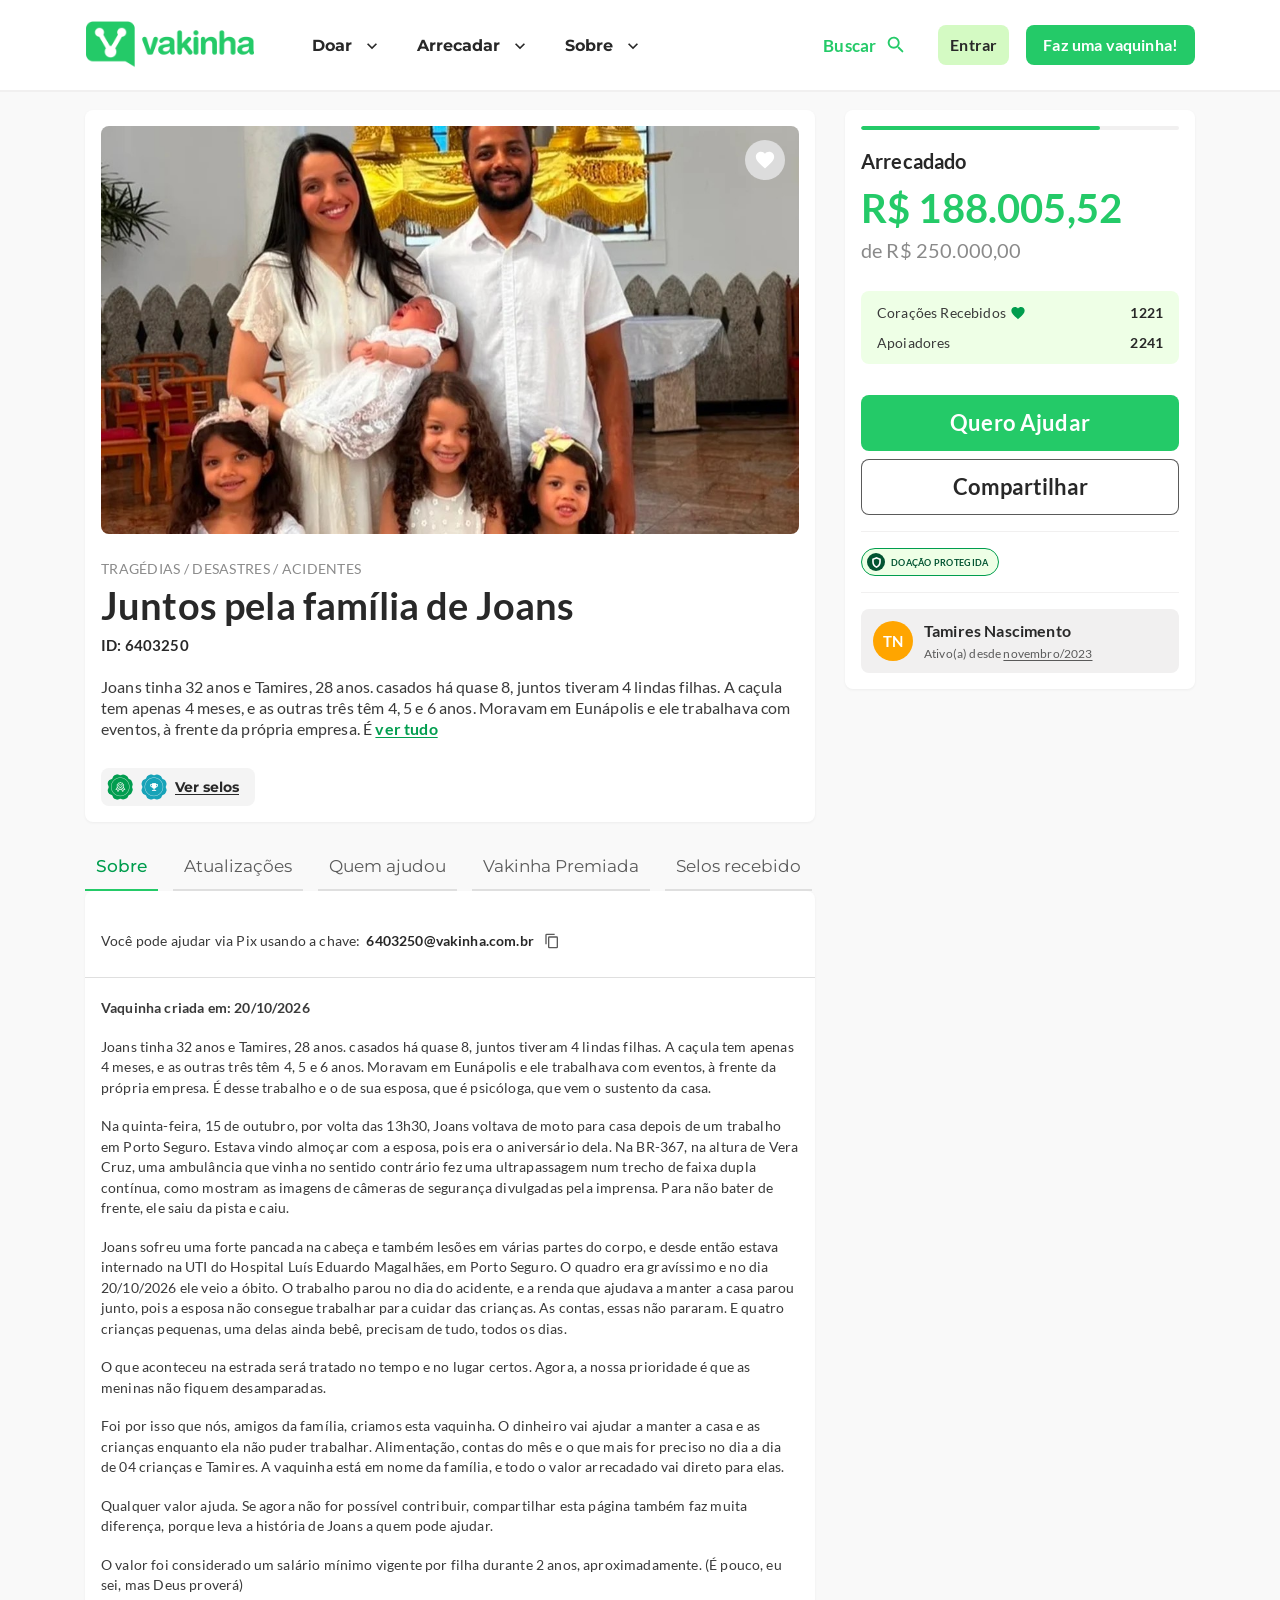
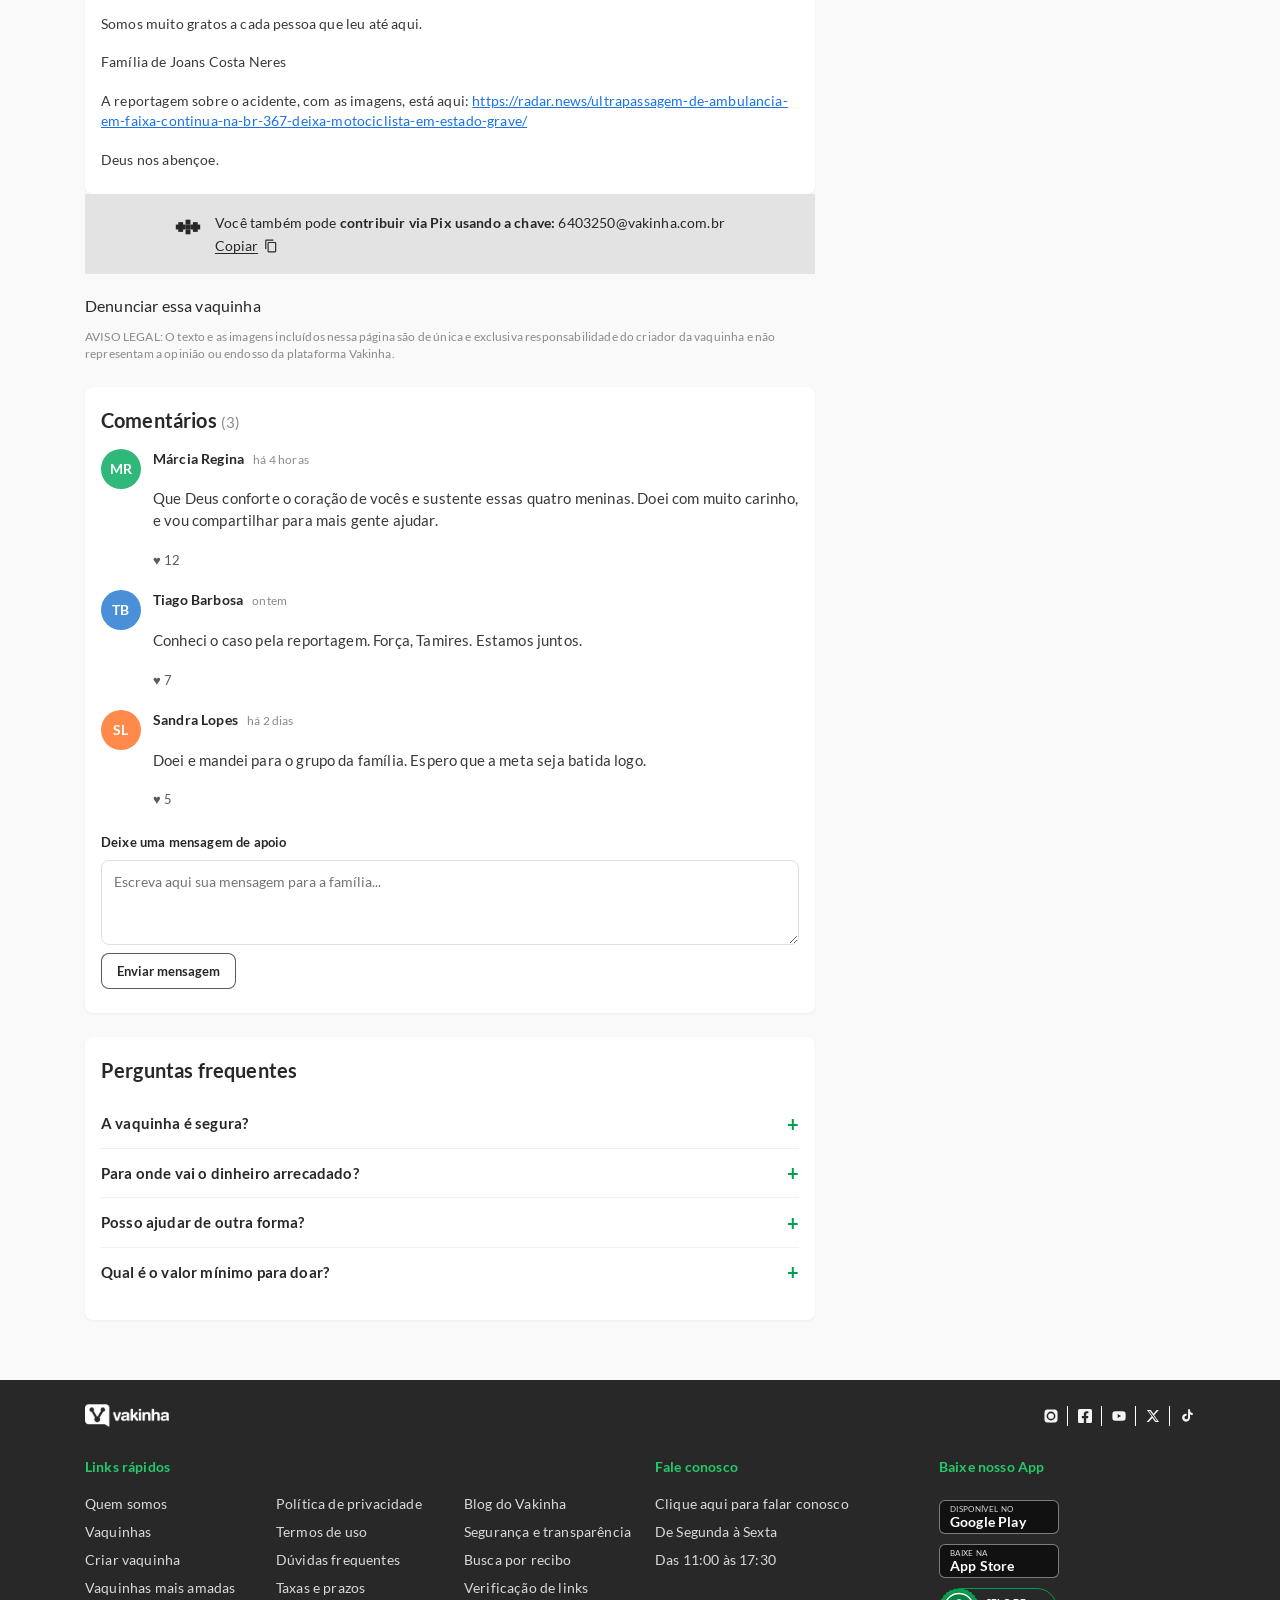
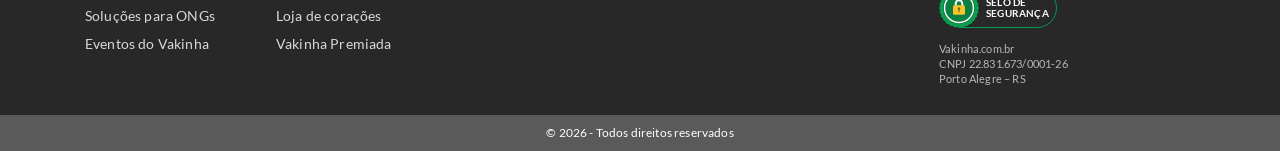
<file: index.html>
<!DOCTYPE html>
<html lang="pt-BR">
<head>
<meta charset="utf-8">
<meta name="viewport" content="width=device-width, initial-scale=1">
<title>Juntos pela família de Joans | Organizada por Tamires Nascimento</title>
<meta name="description" content="Vaquinha para ajudar a família de Joans: arrecadado R$ 188.005,52 de R$ 250.000,00. Organizada por Tamires Nascimento.">
<meta name="theme-color" content="#24ca68">
<!-- preview social: caminhos relativos (o pacote não tem domínio definido) -->
<meta property="og:type" content="website">
<meta property="og:locale" content="pt_BR">
<meta property="og:site_name" content="Vakinha">
<meta property="og:title" content="Juntos pela família de Joans">
<meta property="og:description" content="Vaquinha para ajudar a família de Joans: já arrecadamos R$ 188.005,52 de R$ 250.000,00. Organizada por Tamires Nascimento.">
<meta property="og:url" content="index.html">
<meta property="og:image" content="assets/img/hero-campanha.jpg">
<meta property="og:image:type" content="image/jpeg">
<meta property="og:image:width" content="1200">
<meta property="og:image:height" content="630">
<meta property="og:image:alt" content="Família de Joans reunida: Tamires, Joans, o bebê e as três filhas">
<meta name="twitter:card" content="summary_large_image">
<meta name="twitter:title" content="Juntos pela família de Joans">
<meta name="twitter:description" content="Vaquinha para ajudar a família de Joans: já arrecadamos R$ 188.005,52 de R$ 250.000,00.">
<meta name="twitter:image" content="assets/img/hero-campanha.jpg">
<link rel="preload" href="assets/fonts/lato-400.woff2" as="font" type="font/woff2" crossorigin>
<link rel="preload" href="assets/fonts/lato-700.woff2" as="font" type="font/woff2" crossorigin>
<link rel="stylesheet" href="assets/css/style.css">
</head>
<body>

<a class="pular-para-conteudo" href="#conteudo">Ir para o conteúdo</a>

<!-- ============================ HEADER ============================ -->
<header class="site-header">
  <div class="container header-inner">
    <a class="logo" href="index.html" aria-label="Vakinha — página inicial">
      <span class="logo-vakinha" role="img" aria-label="Vakinha"></span>
    </a>

    <button class="menu-toggle" type="button" id="menu-toggle" aria-expanded="false" aria-controls="nav-principal" aria-label="Abrir menu">
      <span class="menu-toggle-barra" aria-hidden="true"></span>
      <span class="menu-toggle-barra" aria-hidden="true"></span>
      <span class="menu-toggle-barra" aria-hidden="true"></span>
    </button>

    <nav class="nav-principal" id="nav-principal" aria-label="Menu principal">
      <ul class="nav-lista">
        <li class="nav-item">
          <button class="nav-link" type="button" aria-expanded="false" aria-controls="submenu-doar">
            Doar
            <svg class="icone-seta" viewBox="0 0 24 24" width="20" height="20" aria-hidden="true" focusable="false"><path d="M7.41 8.59 12 13.17l4.59-4.58L18 10l-6 6-6-6z"/></svg>
          </button>
          <ul class="submenu" id="submenu-doar" hidden>
            <li><a href="index.html">Vaquinhas em destaque</a></li>
            <li><a href="index.html">Buscar vaquinha</a></li>
            <li><a href="doar.html">Doar agora</a></li>
          </ul>
        </li>
        <li class="nav-item">
          <button class="nav-link" type="button" aria-expanded="false" aria-controls="submenu-arrecadar">
            Arrecadar
            <svg class="icone-seta" viewBox="0 0 24 24" width="20" height="20" aria-hidden="true" focusable="false"><path d="M7.41 8.59 12 13.17l4.59-4.58L18 10l-6 6-6-6z"/></svg>
          </button>
          <ul class="submenu" id="submenu-arrecadar" hidden>
            <li><a href="index.html">Criar vaquinha</a></li>
            <li><a href="index.html">Taxas e prazos</a></li>
            <li><a href="index.html">Soluções para ONGs</a></li>
          </ul>
        </li>
        <li class="nav-item">
          <button class="nav-link" type="button" aria-expanded="false" aria-controls="submenu-sobre">
            Sobre
            <svg class="icone-seta" viewBox="0 0 24 24" width="20" height="20" aria-hidden="true" focusable="false"><path d="M7.41 8.59 12 13.17l4.59-4.58L18 10l-6 6-6-6z"/></svg>
          </button>
          <ul class="submenu" id="submenu-sobre" hidden>
            <li><a href="index.html">Quem somos</a></li>
            <li><a href="index.html">Segurança e transparência</a></li>
            <li><a href="index.html">Fale conosco</a></li>
          </ul>
        </li>
      </ul>
    </nav>

    <div class="header-acoes">
      <a class="buscar" href="index.html">
        <span class="buscar-texto">Buscar</span>
        <svg class="icone-lupa" viewBox="0 0 24 24" width="22" height="22" aria-hidden="true" focusable="false"><path d="M15.5 14h-.79l-.28-.27c1.2-1.4 1.82-3.31 1.48-5.34-.47-2.78-2.79-5-5.59-5.34-4.23-.52-7.79 3.04-7.27 7.27.34 2.8 2.56 5.12 5.34 5.59 2.03.34 3.94-.28 5.34-1.48l.27.28v.79l4.25 4.25c.41.41 1.08.41 1.49 0 .41-.41.41-1.08 0-1.49zm-6 0C7.01 14 5 11.99 5 9.5S7.01 5 9.5 5 14 7.01 14 9.5 11.99 14 9.5 14"/></svg>
      </a>
      <a class="pill" href="index.html">Entrar</a>
      <a class="btn btn-primario" href="index.html">Faz uma vaquinha!</a>
    </div>
  </div>
</header>

<!-- ============================= MAIN ============================= -->
<main id="conteudo">
  <div class="container layout-campanha">

    <!-- ------------------------ coluna esquerda ------------------------ -->
    <div class="coluna-principal">

      <article class="card card-campanha">
        <figure class="hero">
          <img class="hero-img" src="assets/img/hero-campanha.jpg"
               alt="Família de Joans reunida: Tamires, Joans, o bebê e as três filhas"
               width="698" height="408" fetchpriority="high" decoding="async">
          <button class="hero-coracao" type="button" id="btn-coracao"
                  aria-pressed="false" aria-label="Enviar coração para esta vaquinha" data-cy="give-sticker-button">
            <svg viewBox="0 0 24 24" width="22" height="22" aria-hidden="true" focusable="false"><path d="M12 21.35l-1.45-1.32C5.4 15.36 2 12.28 2 8.5 2 5.42 4.42 3 7.5 3c1.74 0 3.41.81 4.5 2.09C13.09 3.81 14.76 3 16.5 3 19.58 3 22 5.42 22 8.5c0 3.78-3.4 6.86-8.55 11.54L12 21.35z"/></svg>
          </button>
        </figure>

        <p class="categoria">Tragédias / Desastres / Acidentes</p>
        <h1 class="titulo-campanha">Juntos pela família de Joans</h1>
        <p class="id-campanha">ID: 6403250</p>

        <p class="resumo" id="resumo-campanha">
          Joans tinha 32 anos e Tamires, 28 anos. casados há quase 8, juntos tiveram 4 lindas filhas.
          A caçula tem apenas 4 meses, e as outras três têm 4, 5 e 6 anos. Moravam em Eunápolis e ele
          trabalhava com eventos, à frente da própria empresa. É
          <a class="ver-tudo" href="#painel-sobre" data-aba-alvo="sobre">ver tudo</a>
        </p>

        <div class="selos">
          <img class="selo-badge" src="assets/img/badge-1.png" alt="Selo: vaquinha mais amada da semana" width="26" height="26">
          <img class="selo-badge" src="assets/img/badge-2.png" alt="Selo: vaquinha mais amada da categoria" width="26" height="26">
          <a class="ver-selos" href="#painel-selos" data-aba-alvo="selos">Ver selos</a>
        </div>
      </article>

      <!-- ---------------------------- abas ---------------------------- -->
      <div class="abas" role="tablist" aria-label="Seções da vaquinha">
        <button class="aba is-ativa" type="button" role="tab" id="aba-sobre"
                aria-selected="true" aria-controls="grupo-sobre" data-painel="sobre">Sobre</button>
        <button class="aba" type="button" role="tab" id="aba-atualizacoes"
                aria-selected="false" aria-controls="grupo-atualizacoes" data-painel="atualizacoes" tabindex="-1">Atualizações</button>
        <button class="aba" type="button" role="tab" id="aba-quem-ajudou"
                aria-selected="false" aria-controls="grupo-quem-ajudou" data-painel="quem-ajudou" tabindex="-1">Quem ajudou</button>
        <button class="aba" type="button" role="tab" id="aba-premiada"
                aria-selected="false" aria-controls="grupo-premiada" data-painel="premiada" tabindex="-1">Vakinha Premiada</button>
        <button class="aba" type="button" role="tab" id="aba-selos"
                aria-selected="false" aria-controls="grupo-selos" data-painel="selos" tabindex="-1">Selos recebido</button>
      </div>

      <!-- --------------------------- painel: Sobre --------------------------- -->
      <div class="grupo-painel" id="grupo-sobre" role="tabpanel" aria-labelledby="aba-sobre" tabindex="0">
        <section class="card painel">
          <p class="pix-linha">
            Você pode ajudar via Pix usando a chave:
            <strong class="pix-chave">6403250@vakinha.com.br</strong>
            <button class="btn-copiar-icone" type="button" data-copiar="6403250@vakinha.com.br" aria-label="Copiar a chave Pix">
              <svg viewBox="0 0 24 24" width="16" height="16" aria-hidden="true" focusable="false"><path d="M16 1H4a2 2 0 0 0-2 2v14h2V3h12V1zm3 4H8a2 2 0 0 0-2 2v14a2 2 0 0 0 2 2h11a2 2 0 0 0 2-2V7a2 2 0 0 0-2-2zm0 16H8V7h11v14z"/></svg>
            </button>
          </p>

          <div class="divisor-painel"></div>

          <p class="painel-data">Vaquinha criada em: 20/10/2026</p>

          <p>Joans tinha 32 anos e Tamires, 28 anos. casados há quase 8, juntos tiveram 4 lindas filhas.
            A caçula tem apenas 4 meses, e as outras três têm 4, 5 e 6 anos. Moravam em Eunápolis e ele
            trabalhava com eventos, à frente da própria empresa. É desse trabalho e o de sua esposa, que é
            psicóloga, que vem o sustento da casa.</p>

          <p>Na quinta-feira, 15 de outubro, por volta das 13h30, Joans voltava de moto para casa depois de
            um trabalho em Porto Seguro. Estava vindo almoçar com a esposa, pois era o aniversário dela. Na
            BR-367, na altura de Vera Cruz, uma ambulância que vinha no sentido contrário fez uma
            ultrapassagem num trecho de faixa dupla contínua, como mostram as imagens de câmeras de
            segurança divulgadas pela imprensa. Para não bater de frente, ele saiu da pista e caiu.</p>

          <p>Joans sofreu uma forte pancada na cabeça e também lesões em várias partes do corpo, e desde
            então estava internado na UTI do Hospital Luís Eduardo Magalhães, em Porto Seguro. O quadro era
            gravíssimo e no dia 20/10/2026 ele veio a óbito. O trabalho parou no dia do acidente, e a renda
            que ajudava a manter a casa parou junto, pois a esposa não consegue trabalhar para cuidar das
            crianças. As contas, essas não pararam. E quatro crianças pequenas, uma delas ainda bebê,
            precisam de tudo, todos os dias.</p>

          <p>O que aconteceu na estrada será tratado no tempo e no lugar certos. Agora, a nossa prioridade é
            que as meninas não fiquem desamparadas.</p>

          <p>Foi por isso que nós, amigos da família, criamos esta vaquinha. O dinheiro vai ajudar a manter a
            casa e as crianças enquanto ela não puder trabalhar. Alimentação, contas do mês e o que mais for
            preciso no dia a dia de 04 crianças e Tamires. A vaquinha está em nome da família, e todo o valor
            arrecadado vai direto para elas.</p>

          <p>Qualquer valor ajuda. Se agora não for possível contribuir, compartilhar esta página também faz
            muita diferença, porque leva a história de Joans a quem pode ajudar.</p>

          <p>O valor foi considerado um salário mínimo vigente por filha durante 2 anos, aproximadamente.
            (É pouco, eu sei, mas Deus proverá)</p>

          <p>Somos muito gratos a cada pessoa que leu até aqui.</p>

          <p>Família de Joans Costa Neres</p>

          <p>A reportagem sobre o acidente, com as imagens, está aqui:
            <a class="link-externo" href="#painel-sobre">
              https://radar.news/ultrapassagem-de-ambulancia-em-faixa-continua-na-br-367-deixa-motociclista-em-estado-grave/</a></p>

          <p>Deus nos abençoe.</p>
        </section>

        <div class="pix-band">
          <div class="pix-band-conteudo">
            <svg class="pix-band-icone" viewBox="0 0 32 32" width="26" height="26" aria-hidden="true" focusable="false">
              <g fill="#282828">
                <rect x="1" y="13" width="6" height="6"/><rect x="4" y="10" width="6" height="6"/><rect x="4" y="16" width="6" height="6"/>
                <rect x="7" y="13" width="6" height="6"/><rect x="13" y="7" width="6" height="6"/><rect x="13" y="13" width="6" height="6"/>
                <rect x="13" y="19" width="6" height="6"/><rect x="19" y="13" width="6" height="6"/><rect x="22" y="10" width="6" height="6"/>
                <rect x="22" y="16" width="6" height="6"/><rect x="25" y="13" width="6" height="6"/>
              </g>
            </svg>
            <div class="pix-band-textos">
              <p>Você também pode <strong>contribuir via Pix usando a chave:</strong> 6403250@vakinha.com.br</p>
              <button class="btn-copiar-texto" type="button" data-copiar="6403250@vakinha.com.br">
                Copiar
                <svg viewBox="0 0 24 24" width="14" height="14" aria-hidden="true" focusable="false"><path d="M16 1H4a2 2 0 0 0-2 2v14h2V3h12V1zm3 4H8a2 2 0 0 0-2 2v14a2 2 0 0 0 2 2h11a2 2 0 0 0 2-2V7a2 2 0 0 0-2-2zm0 16H8V7h11v14z"/></svg>
              </button>
            </div>
          </div>
        </div>

        <a class="denunciar" href="#conteudo">Denunciar essa vaquinha</a>

        <p class="aviso-legal">
          AVISO LEGAL: O texto e as imagens incluídos nessa página são de única e exclusiva responsabilidade
          do criador da vaquinha e não representam a opinião ou endosso da plataforma Vakinha.
        </p>
      </div>

      <!-- ----------------------- painel: Atualizações ----------------------- -->
      <div class="grupo-painel" id="grupo-atualizacoes" role="tabpanel" aria-labelledby="aba-atualizacoes" tabindex="0" hidden>
        <section class="card painel">
          <article class="atualizacao">
            <p class="atualizacao-data">22 de outubro de 2026</p>
            <h2 class="atualizacao-titulo">Agradecimento da família</h2>
            <p>Em nome da Tamires e das meninas, agradecemos de coração cada pessoa que doou, compartilhou e
              orou por esta família. O que era um gesto pequeno, somado ao de tanta gente, virou o sustento de
              uma casa inteira.</p>
            <p>Continuamos atualizando por aqui a cada avanço. Qualquer valor ajuda, e compartilhar também.</p>
          </article>
          <div class="divisor-painel"></div>
          <article class="atualizacao">
            <p class="atualizacao-data">20 de outubro de 2026</p>
            <h2 class="atualizacao-titulo">Vaquinha criada</h2>
            <p>Amigos da família criaram esta vaquinha para manter a casa e as quatro crianças enquanto a
              Tamires não puder trabalhar. Toda a renda da família vinha do trabalho do Joans.</p>
          </article>
        </section>
      </div>

      <!-- ------------------------ painel: Quem ajudou ------------------------ -->
      <div class="grupo-painel" id="grupo-quem-ajudou" role="tabpanel" aria-labelledby="aba-quem-ajudou" tabindex="0" hidden>
        <section class="card painel">
          <div class="quem-ajudou-topo">
            <p class="quem-ajudou-total"><strong>2241</strong> pessoas já ajudaram esta vaquinha</p>
            <p class="quem-ajudou-sub">Corações recebidos: <strong>1221</strong></p>
          </div>
          <div class="divisor-painel"></div>
          <ul class="lista-doadores">
            <li class="doador">
              <span class="avatar-inicial avatar-verde" aria-hidden="true">AP</span>
              <div class="doador-info">
                <p class="doador-nome">Ana Paula Ribeiro</p>
                <p class="doador-hora">há 2 horas</p>
              </div>
              <p class="doador-valor">R$ 100,00</p>
            </li>
            <li class="doador">
              <span class="avatar-inicial avatar-azul" aria-hidden="true">MV</span>
              <div class="doador-info">
                <p class="doador-nome">Marcos Vinícius Alves</p>
                <p class="doador-hora">há 3 horas</p>
              </div>
              <p class="doador-valor">R$ 50,00</p>
            </li>
            <li class="doador">
              <span class="avatar-inicial avatar-laranja" aria-hidden="true">JS</span>
              <div class="doador-info">
                <p class="doador-nome">Juliana Souza</p>
                <p class="doador-hora">há 5 horas</p>
              </div>
              <p class="doador-valor">R$ 200,00</p>
            </li>
            <li class="doador">
              <span class="avatar-inicial avatar-verde" aria-hidden="true">RN</span>
              <div class="doador-info">
                <p class="doador-nome">Roberto Nascimento</p>
                <p class="doador-hora">há 6 horas</p>
              </div>
              <p class="doador-valor">R$ 25,00</p>
            </li>
            <li class="doador">
              <span class="avatar-inicial avatar-roxo" aria-hidden="true">FL</span>
              <div class="doador-info">
                <p class="doador-nome">Fernanda Lima Castro</p>
                <p class="doador-hora">ontem</p>
              </div>
              <p class="doador-valor">R$ 150,00</p>
            </li>
            <li class="doador">
              <span class="avatar-inicial avatar-azul" aria-hidden="true">CE</span>
              <div class="doador-info">
                <p class="doador-nome">Carlos Eduardo Prado</p>
                <p class="doador-hora">ontem</p>
              </div>
              <p class="doador-valor">R$ 30,00</p>
            </li>
            <li class="doador">
              <span class="avatar-inicial avatar-laranja" aria-hidden="true">PA</span>
              <div class="doador-info">
                <p class="doador-nome">Patrícia Andrade</p>
                <p class="doador-hora">há 2 dias</p>
              </div>
              <p class="doador-valor">R$ 500,00</p>
            </li>
            <li class="doador">
              <span class="avatar-inicial avatar-verde" aria-hidden="true">LM</span>
              <div class="doador-info">
                <p class="doador-nome">Lucas Moreira</p>
                <p class="doador-hora">há 2 dias</p>
              </div>
              <p class="doador-valor">R$ 70,00</p>
            </li>
          </ul>
        </section>
      </div>

      <!-- --------------------- painel: Vakinha Premiada --------------------- -->
      <div class="grupo-painel" id="grupo-premiada" role="tabpanel" aria-labelledby="aba-premiada" tabindex="0" hidden>
        <section class="card painel">
          <h2 class="painel-titulo">Vakinha Premiada</h2>
          <p class="painel-texto">Ao doar para esta vaquinha você pode concorrer a prêmios do Vakinha Premiada:
            cada doação pode vir acompanhada de números da sorte, e quem criou a vaquinha concorre junto.</p>
          <div class="card-premiada">
            <p class="card-premiada-titulo">5 números da sorte — Grátis</p>
            <p class="card-premiada-texto">Você e quem criou a vaquinha concorrem ao sorteio de
              R$ 15.000,00 do Vakinha Premiada.</p>
          </div>
          <div class="card-premiada">
            <p class="card-premiada-titulo">5 corações — R$ 4,99</p>
            <p class="card-premiada-texto">Destacam essa vaquinha na plataforma e ajudam a história a chegar
              em mais gente.</p>
          </div>
          <p class="painel-nota">O sorteio é realizado pela plataforma Vakinha. Consulte o regulamento
            completo no site oficial.</p>
        </section>
      </div>

      <!-- ----------------------- painel: Selos recebido ----------------------- -->
      <div class="grupo-painel" id="grupo-selos" role="tabpanel" aria-labelledby="aba-selos" tabindex="0" hidden>
        <section class="card painel">
          <h2 class="painel-titulo">Selos recebido</h2>
          <ul class="lista-selos">
            <li class="item-selo">
              <img src="assets/img/badge-1.png" alt="" width="52" height="52" loading="lazy">
              <div>
                <p class="item-selo-titulo">Entre as mais amadas da semana</p>
                <p class="item-selo-texto">Reconhecimento dado às vaquinhas que mais receberam corações nos
                  últimos 7 dias.</p>
              </div>
            </li>
            <li class="item-selo">
              <img src="assets/img/badge-2.png" alt="" width="52" height="52" loading="lazy">
              <div>
                <p class="item-selo-titulo">Mais amada da categoria</p>
                <p class="item-selo-texto">Selo de destaque entre as vaquinhas de
                  Tragédias / Desastres / Acidentes.</p>
              </div>
            </li>
            <li class="item-selo">
              <img src="assets/img/selo-vakinha.png" alt="" width="52" height="52" loading="lazy">
              <div>
                <p class="item-selo-titulo">Doação protegida</p>
                <p class="item-selo-texto">Toda doação feita pelo Vakinha passa por verificação de segurança
                  e antifraude.</p>
              </div>
            </li>
          </ul>
        </section>
      </div>

      <!-- ---------------------------- Comentários ---------------------------- -->
      <section class="card painel secao-extra" aria-labelledby="titulo-comentarios">
        <h2 class="painel-titulo" id="titulo-comentarios">Comentários <span class="contador">(3)</span></h2>
        <ul class="lista-comentarios">
          <li class="comentario">
            <span class="avatar-inicial avatar-verde" aria-hidden="true">MR</span>
            <div class="comentario-corpo">
              <p class="comentario-topo"><strong>Márcia Regina</strong> <span class="comentario-hora">há 4 horas</span></p>
              <p class="comentario-texto">Que Deus conforte o coração de vocês e sustente essas quatro
                meninas. Doei com muito carinho, e vou compartilhar para mais gente ajudar.</p>
              <p class="comentario-acoes"><button class="btn-acao" type="button" data-acao="coracao">♥ 12</button></p>
            </div>
          </li>
          <li class="comentario">
            <span class="avatar-inicial avatar-azul" aria-hidden="true">TB</span>
            <div class="comentario-corpo">
              <p class="comentario-topo"><strong>Tiago Barbosa</strong> <span class="comentario-hora">ontem</span></p>
              <p class="comentario-texto">Conheci o caso pela reportagem. Força, Tamires. Estamos juntos.</p>
              <p class="comentario-acoes"><button class="btn-acao" type="button" data-acao="coracao">♥ 7</button></p>
            </div>
          </li>
          <li class="comentario">
            <span class="avatar-inicial avatar-laranja" aria-hidden="true">SL</span>
            <div class="comentario-corpo">
              <p class="comentario-topo"><strong>Sandra Lopes</strong> <span class="comentario-hora">há 2 dias</span></p>
              <p class="comentario-texto">Doei e mandei para o grupo da família. Espero que a meta seja
                batida logo.</p>
              <p class="comentario-acoes"><button class="btn-acao" type="button" data-acao="coracao">♥ 5</button></p>
            </div>
          </li>
        </ul>
        <form class="form-comentario" onsubmit="return false;">
          <label class="rotulo" for="novo-comentario">Deixe uma mensagem de apoio</label>
          <textarea class="campo" id="novo-comentario" name="comentario" rows="3"
                    placeholder="Escreva aqui sua mensagem para a família..." maxlength="500"></textarea>
          <button class="btn btn-outline btn-pequeno" type="button" id="btn-enviar-comentario">Enviar mensagem</button>
        </form>
      </section>

      <!-- ------------------------ Perguntas frequentes ------------------------ -->
      <section class="card painel secao-extra" aria-labelledby="titulo-faq" id="faq">
        <h2 class="painel-titulo" id="titulo-faq">Perguntas frequentes</h2>
        <details class="faq-item">
          <summary class="faq-pergunta">A vaquinha é segura?</summary>
          <p class="faq-resposta">Sim. Toda doação feita pelo Vakinha passa por verificação de segurança, e a
            página exibe o selo <strong>Doação Protegida</strong>. O dinheiro arrecadado fica vinculado à
            vaquinha e é transferido para a família responsável.</p>
        </details>
        <details class="faq-item">
          <summary class="faq-pergunta">Para onde vai o dinheiro arrecadado?</summary>
          <p class="faq-resposta">O valor vai direto para a família, para manter a casa, a alimentação e as
            contas do mês das quatro crianças enquanto a Tamires não puder trabalhar.</p>
        </details>
        <details class="faq-item">
          <summary class="faq-pergunta">Posso ajudar de outra forma?</summary>
          <p class="faq-resposta">Pode. Compartilhar esta página já faz muita diferença: leva a história do
            Joans a quem pode ajudar. Também é possível contribuir via Pix usando a chave
            <strong>6403250@vakinha.com.br</strong>.</p>
        </details>
        <details class="faq-item">
          <summary class="faq-pergunta">Qual é o valor mínimo para doar?</summary>
          <p class="faq-resposta">A doação mínima é de R$ 5,00, por Pix ou cartão de crédito. Qualquer valor
            ajuda, e você pode acompanhar o total arrecadado nesta mesma página.</p>
        </details>
      </section>

    </div>

    <!-- -------------------------- sidebar -------------------------- -->
    <aside class="coluna-lateral" aria-label="Resumo da vaquinha">
      <div class="card card-doacao">
        <div class="progresso" role="progressbar" aria-valuemin="0" aria-valuemax="100" aria-valuenow="75"
             aria-label="Progresso da vaquinha" id="progresso-campanha">
          <div class="progresso-fill" id="progresso-fill" data-pct="75.202208" style="width:0"></div>
        </div>

        <p class="rotulo-arrecadado">Arrecadado</p>
        <p class="valor-grande">R$ 188.005,52</p>
        <p class="meta">de R$ 250.000,00</p>

        <div class="caixa-destaque">
          <div class="destaque-linha">
            <span>Corações Recebidos
              <svg class="icone-coracao" viewBox="0 0 24 24" width="16" height="16" aria-hidden="true" focusable="false"><path d="M12 21.35l-1.45-1.32C5.4 15.36 2 12.28 2 8.5 2 5.42 4.42 3 7.5 3c1.74 0 3.41.81 4.5 2.09C13.09 3.81 14.76 3 16.5 3 19.58 3 22 5.42 22 8.5c0 3.78-3.4 6.86-8.55 11.54L12 21.35z"/></svg>
            </span>
            <strong>1221</strong>
          </div>
          <div class="destaque-linha">
            <span>Apoiadores</span>
            <strong>2241</strong>
          </div>
        </div>

        <a class="btn btn-primario btn-bloco" href="doar.html" id="btn-quero-ajudar">Quero Ajudar</a>
        <button class="btn btn-outline btn-bloco" type="button" id="btn-compartilhar" aria-label="Compartilhar esta vaquinha">Compartilhar</button>

        <div class="divisor"></div>

        <p class="selo-protegida"><span class="selo-protegida-icone" aria-hidden="true">
          <svg viewBox="0 0 24 24" width="13" height="13" focusable="false"><path d="M12 2 4 5v6.1c0 5 3.4 9.6 8 10.9 4.6-1.3 8-5.9 8-10.9V5l-8-3zm0 3.2 5 1.9v4c0 3.4-2 6.6-5 7.8-3-1.2-5-4.4-5-7.8v-4l5-1.9z"/></svg>
        </span>Doação Protegida</p>

        <div class="divisor"></div>

        <div class="organizador">
          <span class="avatar-inicial avatar-grande avatar-laranja-claro" aria-hidden="true">TN</span>
          <div class="organizador-info">
            <p class="organizador-nome">Tamires Nascimento</p>
            <p class="organizador-sub">Ativo(a) desde <a href="#conteudo">novembro/2023</a></p>
          </div>
        </div>
      </div>
    </aside>
  </div>

</main>

<!-- ============================= FOOTER ============================= -->
<footer class="footer">
  <div class="container footer-inner">
    <div class="footer-topo">
      <a class="footer-logo" href="index.html" aria-label="Vakinha — página inicial">
        <img src="assets/img/logo-vakinha.png" alt="Vakinha" width="95" height="27">
      </a>
      <ul class="footer-social" aria-label="Redes sociais">
        <li><a href="index.html" aria-label="Instagram">
          <svg viewBox="0 0 24 24" width="18" height="18" aria-hidden="true" focusable="false"><path d="M12 2.2c3.2 0 3.6 0 4.9.1 1.2.1 1.8.2 2.2.4.6.2 1 .5 1.4.9.4.4.7.8.9 1.4.2.4.4 1 .4 2.2.1 1.3.1 1.7.1 4.9s0 3.6-.1 4.9c-.1 1.2-.2 1.8-.4 2.2-.2.6-.5 1-.9 1.4-.4.4-.8.7-1.4.9-.4.2-1 .4-2.2.4-1.3.1-1.7.1-4.9.1s-3.6 0-4.9-.1c-1.2-.1-1.8-.2-2.2-.4-.6-.2-1-.5-1.4-.9-.4-.4-.7-.8-.9-1.4-.2-.4-.4-1-.4-2.2C2.2 15.6 2.2 15.2 2.2 12s0-3.6.1-4.9c.1-1.2.2-1.8.4-2.2.2-.6.5-1 .9-1.4.4-.4.8-.7 1.4-.9.4-.2 1-.4 2.2-.4C8.4 2.2 8.8 2.2 12 2.2zm0 3.2A6.6 6.6 0 1 0 18.6 12 6.6 6.6 0 0 0 12 5.4zm0 10.9A4.3 4.3 0 1 1 16.3 12 4.3 4.3 0 0 1 12 16.3zm6.9-11.2a1.6 1.6 0 1 1-1.6-1.6 1.6 1.6 0 0 1 1.6 1.6z"/></svg>
        </a></li>
        <li><a href="index.html" aria-label="Facebook">
          <svg viewBox="0 0 448 512" width="16" height="18" aria-hidden="true" focusable="false"><path d="M400 32H48A48 48 0 0 0 0 80v352a48 48 0 0 0 48 48h137.25V327.69h-63V256h63v-54.64c0-62.15 37-96.48 93.67-96.48 27.14 0 55.52 4.84 55.52 4.84v61h-31.27c-30.81 0-40.42 19.12-40.42 38.73V256h68.78l-11 71.69h-57.78V480H400a48 48 0 0 0 48-48V80a48 48 0 0 0-48-48z"/></svg>
        </a></li>
        <li><a href="index.html" aria-label="YouTube">
          <svg viewBox="0 0 24 24" width="18" height="18" aria-hidden="true" focusable="false"><path d="M21.6 7.2a2.5 2.5 0 0 0-1.8-1.8C18.2 5 12 5 12 5s-6.2 0-7.8.4A2.5 2.5 0 0 0 2.4 7.2 26 26 0 0 0 2 12a26 26 0 0 0 .4 4.8 2.5 2.5 0 0 0 1.8 1.8C5.8 19 12 19 12 19s6.2 0 7.8-.4a2.5 2.5 0 0 0 1.8-1.8A26 26 0 0 0 22 12a26 26 0 0 0-.4-4.8zM10 15V9l5.2 3z"/></svg>
        </a></li>
        <li><a href="index.html" aria-label="X">
          <svg viewBox="0 0 24 24" width="16" height="16" aria-hidden="true" focusable="false"><path d="M17.5 3h3.2l-7 8 7.3 10h-5.6l-4.4-6.1L5.7 21H2.5l7.4-8.5L2.9 3h5.7l4.1 5.7zm-1.1 16h1.8L7.6 4.9H5.7z"/></svg>
        </a></li>
        <li><a href="index.html" aria-label="TikTok">
          <svg viewBox="0 0 24 24" width="16" height="16" aria-hidden="true" focusable="false"><path d="M16.6 2h-3v12.3a2.7 2.7 0 1 1-2.2-2.6V8.5a6 6 0 1 0 5.2 5.9V9.2a7 7 0 0 0 4 1.3V7.4a4 4 0 0 1-4-4V2z"/></svg>
        </a></li>
      </ul>
    </div>

    <div class="footer-colunas">
      <div class="footer-col">
        <h3 class="footer-titulo">Links rápidos</h3>
        <ul class="footer-lista">
          <li><a href="index.html">Quem somos</a></li>
          <li><a href="index.html">Vaquinhas</a></li>
          <li><a href="index.html">Criar vaquinha</a></li>
          <li><a href="index.html">Vaquinhas mais amadas</a></li>
          <li><a href="index.html">Soluções para ONGs</a></li>
          <li><a href="index.html">Eventos do Vakinha</a></li>
        </ul>
      </div>
      <div class="footer-col">
        <h3 class="footer-titulo footer-titulo-vazado">&nbsp;</h3>
        <ul class="footer-lista">
          <li><a href="index.html">Política de privacidade</a></li>
          <li><a href="index.html">Termos de uso</a></li>
          <li><a href="index.html">Dúvidas frequentes</a></li>
          <li><a href="index.html">Taxas e prazos</a></li>
          <li><a href="index.html">Loja de corações</a></li>
          <li><a href="index.html">Vakinha Premiada</a></li>
        </ul>
      </div>
      <div class="footer-col">
        <h3 class="footer-titulo footer-titulo-vazado">&nbsp;</h3>
        <ul class="footer-lista">
          <li><a href="index.html">Blog do Vakinha</a></li>
          <li><a href="index.html">Segurança e transparência</a></li>
          <li><a href="index.html">Busca por recibo</a></li>
          <li><a href="index.html">Verificação de links</a></li>
        </ul>
      </div>
      <div class="footer-col">
        <h3 class="footer-titulo">Fale conosco</h3>
        <ul class="footer-lista">
          <li><a href="index.html">Clique aqui para falar conosco</a></li>
          <li>De Segunda à Sexta</li>
          <li>Das 11:00 às 17:30</li>
        </ul>
      </div>
      <div class="footer-col footer-col-app">
        <h3 class="footer-titulo">Baixe nosso App</h3>
        <a class="loja-badge" href="index.html">
          <span class="loja-badge-topo">Disponível no</span>
          <span class="loja-badge-nome">Google Play</span>
        </a>
        <a class="loja-badge" href="index.html">
          <span class="loja-badge-topo">Baixe na</span>
          <span class="loja-badge-nome">App Store</span>
        </a>
        <a class="selo-seguranca" href="index.html" aria-label="Selo de segurança">
          <svg class="selo-seguranca-icone" viewBox="0 0 28 28" width="30" height="30" aria-hidden="true" focusable="false">
            <path fill="#0a9d4e" d="M14.00 0.00 L15.49 0.73 L17.12 0.35 L18.41 1.40 L20.07 1.39 L21.10 2.70 L22.73 3.05 L23.44 4.56 L24.95 5.27 L25.30 6.90 L26.61 7.93 L26.60 9.59 L27.65 10.88 L27.27 12.51 L28.00 14.00 L27.27 15.49 L27.65 17.12 L26.60 18.41 L26.61 20.07 L25.30 21.10 L24.95 22.73 L23.44 23.44 L22.73 24.95 L21.10 25.30 L20.07 26.61 L18.41 26.60 L17.12 27.65 L15.49 27.27 L14.00 28.00 L12.51 27.27 L10.88 27.65 L9.59 26.60 L7.93 26.61 L6.90 25.30 L5.27 24.95 L4.56 23.44 L3.05 22.73 L2.70 21.10 L1.39 20.07 L1.40 18.41 L0.35 17.12 L0.73 15.49 L0.00 14.00 L0.73 12.51 L0.35 10.88 L1.40 9.59 L1.39 7.93 L2.70 6.90 L3.05 5.27 L4.56 4.56 L5.27 3.05 L6.90 2.70 L7.93 1.39 L9.59 1.40 L10.88 0.35 L12.51 0.73 Z"/>
            <circle cx="14" cy="14" r="11.2" fill="#0b7f42"/>
            <circle cx="14" cy="14" r="10.1" fill="none" stroke="#ffffff" stroke-width="1"/>
            <path d="M11.7 12.2v-1.4a2.3 2.3 0 0 1 4.6 0v1.4" fill="none" stroke="#ffffff" stroke-width="1.4" stroke-linecap="round"/>
            <path d="M10.9 12.1h6.2a1.1 1.1 0 0 1 1.1 1.1v4.5a1.1 1.1 0 0 1-1.1 1.1h-6.2a1.1 1.1 0 0 1-1.1-1.1v-4.5a1.1 1.1 0 0 1 1.1-1.1z" fill="#f7c62e"/>
            <circle cx="14" cy="14.5" r=".95" fill="#8a6a10"/>
            <rect x="13.53" y="15" width=".94" height="1.9" rx=".47" fill="#8a6a10"/>
          </svg>
          <span class="selo-seguranca-texto">Selo de<br>segurança</span>
        </a>
        <p class="footer-empresa">Vakinha.com.br<br>CNPJ 22.831.673/0001-26<br>Porto Alegre – RS</p>
      </div>
    </div>
  </div>
  <div class="footer-base">
    <p>© 2026 - Todos direitos reservados</p>
  </div>
</footer>

<!-- CTA fixa no mobile -->
<div class="cta-fixa" id="cta-fixa">
  <div class="cta-fixa-info">
    <span class="cta-fixa-valor">R$ 188.005,52</span>
    <span class="cta-fixa-meta">de R$ 250.000,00</span>
  </div>
  <a class="btn btn-primario" href="doar.html">Quero Ajudar</a>
</div>

<div class="toast" id="toast" role="status" aria-live="polite"></div>

<script src="assets/js/app.js"></script>
</body>
</html>
</file>
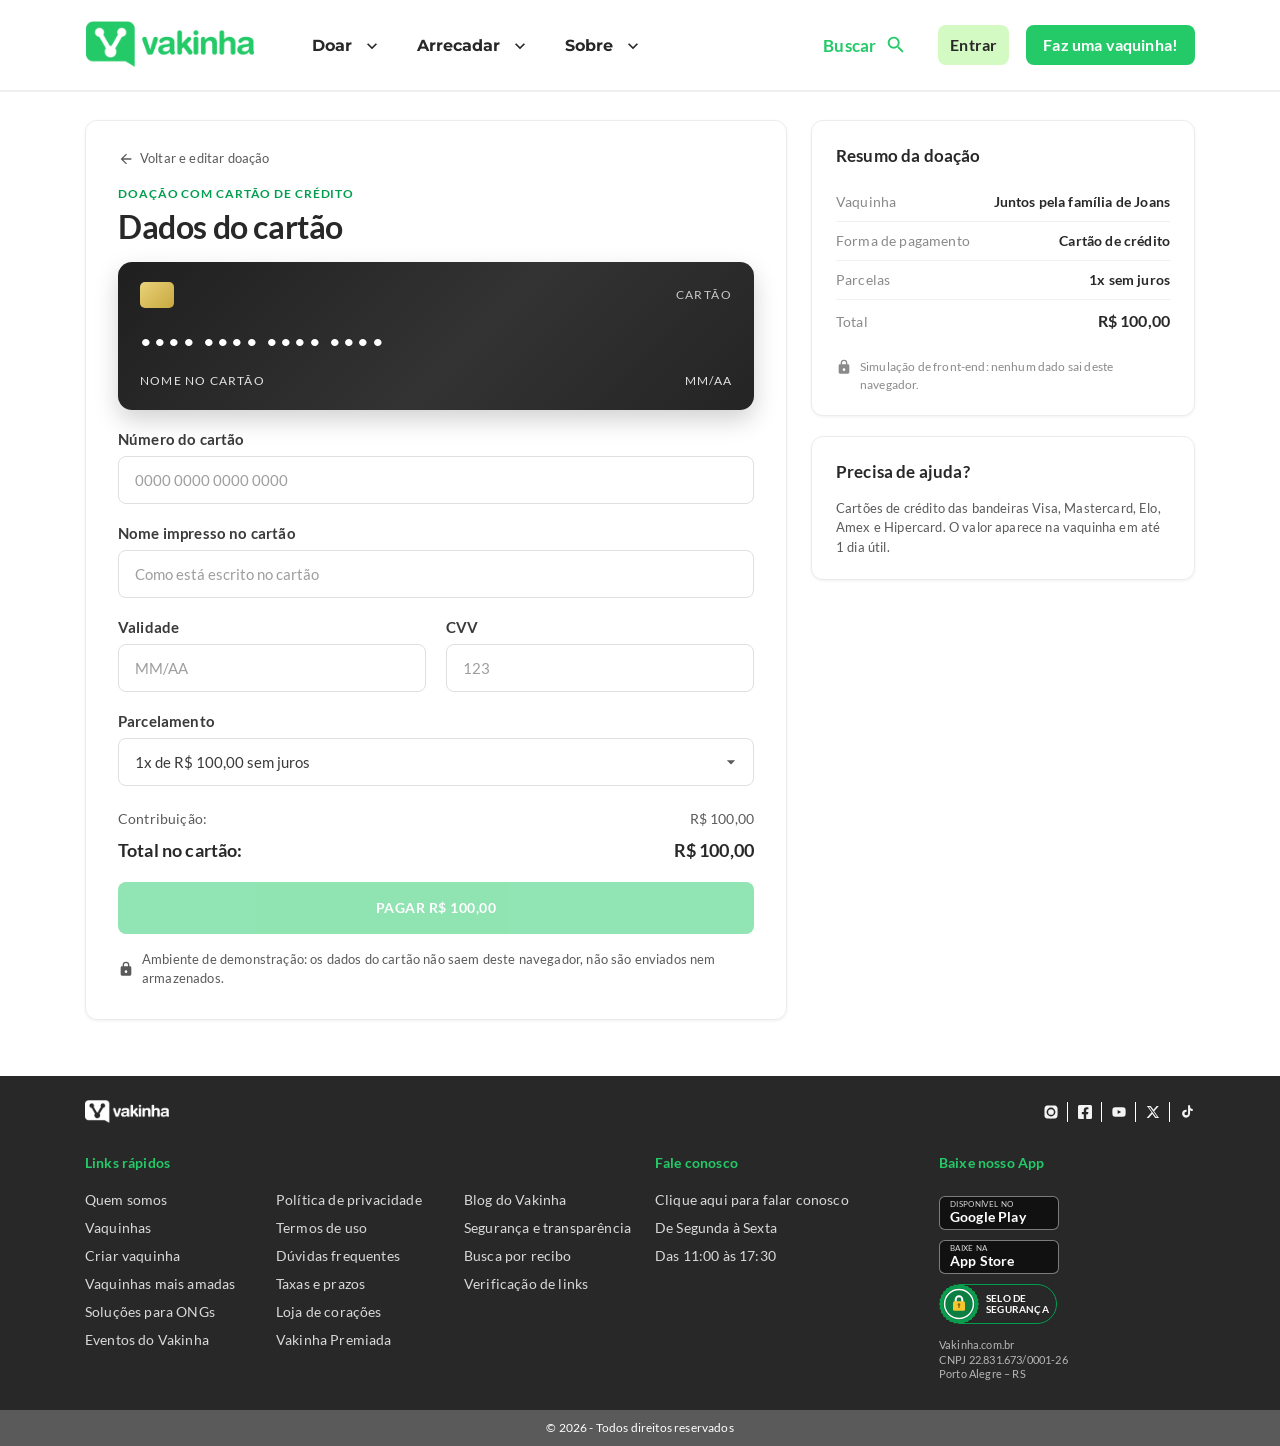
<file: cartao.html>
<!DOCTYPE html>
<html lang="pt-BR">
<head>
<meta charset="utf-8">
<meta name="viewport" content="width=device-width, initial-scale=1">
<title>Doar com cartão de crédito | Juntos pela família de Joans</title>
<meta name="description" content="Doe com cartão de crédito em até 12x sem juros para a vaquinha Juntos pela família de Joans.">
<meta name="theme-color" content="#24ca68">
<link rel="stylesheet" href="assets/css/style.css">
<link rel="stylesheet" href="assets/css/checkout.css">
</head>
<body class="page-checkout" data-pagina="cartao">

<a class="pular-para-conteudo" href="#conteudo">Ir para o conteúdo</a>

<header class="site-header">
  <div class="container header-inner">
    <a class="logo" href="index.html" aria-label="Vakinha — página inicial">
      <span class="logo-vakinha" role="img" aria-label="Vakinha"></span>
    </a>

    <button class="menu-toggle" type="button" id="menu-toggle" aria-expanded="false" aria-controls="nav-principal" aria-label="Abrir menu">
      <span class="menu-toggle-barra" aria-hidden="true"></span>
      <span class="menu-toggle-barra" aria-hidden="true"></span>
      <span class="menu-toggle-barra" aria-hidden="true"></span>
    </button>

    <nav class="nav-principal" id="nav-principal" aria-label="Menu principal">
      <ul class="nav-lista">
        <li class="nav-item">
          <button class="nav-link" type="button" aria-expanded="false" aria-controls="submenu-doar">
            Doar
            <svg class="icone-seta" viewBox="0 0 24 24" width="20" height="20" aria-hidden="true" focusable="false"><path d="M7.41 8.59 12 13.17l4.59-4.58L18 10l-6 6-6-6z"/></svg>
          </button>
          <ul class="submenu" id="submenu-doar" hidden>
            <li><a href="index.html">Vaquinhas em destaque</a></li>
            <li><a href="index.html">Buscar vaquinha</a></li>
            <li><a href="doar.html">Doar agora</a></li>
          </ul>
        </li>
        <li class="nav-item">
          <button class="nav-link" type="button" aria-expanded="false" aria-controls="submenu-arrecadar">
            Arrecadar
            <svg class="icone-seta" viewBox="0 0 24 24" width="20" height="20" aria-hidden="true" focusable="false"><path d="M7.41 8.59 12 13.17l4.59-4.58L18 10l-6 6-6-6z"/></svg>
          </button>
          <ul class="submenu" id="submenu-arrecadar" hidden>
            <li><a href="index.html">Criar vaquinha</a></li>
            <li><a href="index.html">Taxas e prazos</a></li>
            <li><a href="index.html">Soluções para ONGs</a></li>
          </ul>
        </li>
        <li class="nav-item">
          <button class="nav-link" type="button" aria-expanded="false" aria-controls="submenu-sobre">
            Sobre
            <svg class="icone-seta" viewBox="0 0 24 24" width="20" height="20" aria-hidden="true" focusable="false"><path d="M7.41 8.59 12 13.17l4.59-4.58L18 10l-6 6-6-6z"/></svg>
          </button>
          <ul class="submenu" id="submenu-sobre" hidden>
            <li><a href="index.html">Quem somos</a></li>
            <li><a href="index.html">Segurança e transparência</a></li>
            <li><a href="index.html">Fale conosco</a></li>
          </ul>
        </li>
      </ul>
    </nav>

    <div class="header-acoes">
      <a class="buscar" href="index.html">
        <span class="buscar-texto">Buscar</span>
        <svg class="icone-lupa" viewBox="0 0 24 24" width="22" height="22" aria-hidden="true" focusable="false"><path d="M15.5 14h-.79l-.28-.27c1.2-1.4 1.82-3.31 1.48-5.34-.47-2.78-2.79-5-5.59-5.34-4.23-.52-7.79 3.04-7.27 7.27.34 2.8 2.56 5.12 5.34 5.59 2.03.34 3.94-.28 5.34-1.48l.27.28v.79l4.25 4.25c.41.41 1.08.41 1.49 0 .41-.41.41-1.08 0-1.49zm-6 0C7.01 14 5 11.99 5 9.5S7.01 5 9.5 5 14 7.01 14 9.5 11.99 14 9.5 14"/></svg>
      </a>
      <a class="pill" href="index.html">Entrar</a>
      <a class="btn btn-primario" href="index.html">Faz uma vaquinha!</a>
    </div>
  </div>
</header>

<main id="conteudo" class="checkout-main">
  <div class="container">
    <div id="checkout-aviso" class="checkout-aviso" role="status" aria-live="polite"></div>

    <div class="cartao-grid">
      <!-- ========================= formulário ========================= -->
      <section class="card cartao-card" aria-labelledby="cartao-titulo">
        <a class="voltar-link" href="doar.html">
          <svg viewBox="0 0 24 24" width="16" height="16" aria-hidden="true" focusable="false"><path fill="currentColor" d="M20 11H7.83l5.59-5.59L12 4l-8 8 8 8 1.41-1.41L7.83 13H20z"/></svg>
          Voltar e editar doação
        </a>

        <p class="pix-eyebrow">Doação com cartão de crédito</p>
        <h1 class="pix-titulo" id="cartao-titulo">Dados do cartão</h1>

        <!-- cartão ilustrativo -->
        <div class="cartao-visual" aria-hidden="true">
          <div class="cartao-visual__topo">
            <span class="cartao-visual__chip"></span>
            <span class="cartao-visual__bandeira" id="preview-bandeira">cartão</span>
          </div>
          <p class="cartao-visual__numero" id="preview-numero">•••• •••• •••• ••••</p>
          <div class="cartao-visual__base">
            <p class="cartao-visual__nome" id="preview-nome">NOME NO CARTÃO</p>
            <p class="cartao-visual__validade" id="preview-validade">MM/AA</p>
          </div>
        </div>

        <form class="form-cartao" id="form-cartao" novalidate autocomplete="on">
          <div class="campo">
            <label class="campo__label" for="numeroCartao">Número do cartão</label>
            <input class="campo__input" id="numeroCartao" name="numeroCartao" type="text"
                   inputmode="numeric" placeholder="0000 0000 0000 0000" autocomplete="cc-number"
                   maxlength="23" aria-describedby="erro-numeroCartao">
            <p class="campo__erro" id="erro-numeroCartao" aria-live="polite"></p>
          </div>

          <div class="campo">
            <label class="campo__label" for="nomeCartao">Nome impresso no cartão</label>
            <input class="campo__input" id="nomeCartao" name="nomeCartao" type="text"
                   placeholder="Como está escrito no cartão" autocomplete="cc-name"
                   aria-describedby="erro-nomeCartao">
            <p class="campo__erro" id="erro-nomeCartao" aria-live="polite"></p>
          </div>

          <div class="form-grid form-grid--cartao">
            <div class="campo">
              <label class="campo__label" for="validadeCartao">Validade</label>
              <input class="campo__input" id="validadeCartao" name="validadeCartao" type="text"
                     inputmode="numeric" placeholder="MM/AA" autocomplete="cc-exp"
                     maxlength="5" aria-describedby="erro-validadeCartao">
              <p class="campo__erro" id="erro-validadeCartao" aria-live="polite"></p>
            </div>

            <div class="campo">
              <label class="campo__label" for="cvvCartao">CVV</label>
              <input class="campo__input" id="cvvCartao" name="cvvCartao" type="text"
                     inputmode="numeric" placeholder="123" autocomplete="cc-csc"
                     maxlength="4" aria-describedby="erro-cvvCartao">
              <p class="campo__erro" id="erro-cvvCartao" aria-live="polite"></p>
            </div>
          </div>

          <div class="campo">
            <label class="campo__label" for="parcelas">Parcelamento</label>
            <select class="campo__input campo__select" id="parcelas" name="parcelas"></select>
          </div>

          <div class="totais totais--cartao">
            <p class="totais__linha">
              <span class="totais__rotulo">Contribuição:</span>
              <span class="totais__valor" data-valor-cartao>R$ 100,00</span>
            </p>
            <p class="totais__linha totais__linha--total">
              <span class="totais__rotulo">Total no cartão:</span>
              <span class="totais__valor" data-total-cartao>R$ 104,99</span>
            </p>
          </div>

          <button class="btn btn-primario btn-pagar btn--inativo" type="submit" id="btn-pagar"
                  data-estado="incompleto">
            <span class="btn-pagar__txt">PAGAR <span data-total-cartao>R$ 104,99</span></span>
            <span class="spinner" aria-hidden="true"></span>
          </button>

          <p class="checkout-rodape__seguro cartao-seguro">
            <svg viewBox="0 0 24 24" width="16" height="16" aria-hidden="true" focusable="false"><path fill="currentColor" d="M18 8h-1V6a5 5 0 0 0-10 0v2H6a2 2 0 0 0-2 2v10a2 2 0 0 0 2 2h12a2 2 0 0 0 2-2V10a2 2 0 0 0-2-2zM9 6a3 3 0 0 1 6 0v2H9V6zm3 12a2 2 0 1 1 0-4 2 2 0 0 1 0 4z"/></svg>
            Ambiente de demonstração: os dados do cartão não saem deste navegador, não são
            enviados nem armazenados.
          </p>
        </form>
      </section>

      <!-- ========================== resumo ========================== -->
      <aside class="cartao-lateral">
        <section class="card cartao-resumo" aria-labelledby="resumo-cartao-titulo">
          <h2 class="pix-resumo__titulo" id="resumo-cartao-titulo">Resumo da doação</h2>
          <dl class="pix-resumo__lista">
            <div class="pix-resumo__linha">
              <dt>Vaquinha</dt>
              <dd>Juntos pela família de Joans</dd>
            </div>
            <div class="pix-resumo__linha">
              <dt>Forma de pagamento</dt>
              <dd>Cartão de crédito</dd>
            </div>
            <div class="pix-resumo__linha">
              <dt>Parcelas</dt>
              <dd data-parcelas>1x sem juros</dd>
            </div>
            <div class="pix-resumo__linha pix-resumo__linha--total">
              <dt>Total</dt>
              <dd data-total-cartao>R$ 104,99</dd>
            </div>
          </dl>
          <p class="pix-resumo__seguro">
            <svg viewBox="0 0 24 24" width="16" height="16" aria-hidden="true" focusable="false"><path fill="currentColor" d="M18 8h-1V6a5 5 0 0 0-10 0v2H6a2 2 0 0 0-2 2v10a2 2 0 0 0 2 2h12a2 2 0 0 0 2-2V10a2 2 0 0 0-2-2zM9 6a3 3 0 0 1 6 0v2H9V6zm3 12a2 2 0 1 1 0-4 2 2 0 0 1 0 4z"/></svg>
            Simulação de front-end: nenhum dado sai deste navegador.
          </p>
        </section>

        <section class="card cartao-ajuda" aria-labelledby="ajuda-titulo">
          <h2 class="pix-passos__titulo" id="ajuda-titulo">Precisa de ajuda?</h2>
          <p>Cartões de crédito das bandeiras Visa, Mastercard, Elo, Amex e Hipercard.
             O valor aparece na vaquinha em até 1 dia útil.</p>
        </section>
      </aside>
    </div>
  </div>
</main>

<footer class="footer">
  <div class="container footer-inner">
    <div class="footer-topo">
      <a class="footer-logo" href="index.html" aria-label="Vakinha — página inicial">
        <img src="assets/img/logo-vakinha.png" alt="Vakinha" width="95" height="27">
      </a>
      <ul class="footer-social" aria-label="Redes sociais">
        <li><a href="index.html" aria-label="Instagram">
          <svg viewBox="0 0 24 24" width="18" height="18" aria-hidden="true" focusable="false"><path d="M12 2.2c3.2 0 3.6 0 4.9.1 1.2.1 1.8.2 2.2.4.6.2 1 .5 1.4.9.4.4.7.8.9 1.4.2.4.4 1 .4 2.2.1 1.3.1 1.7.1 4.9s0 3.6-.1 4.9c-.1 1.2-.2 1.8-.4 2.2-.2.6-.5 1-.9 1.4-.4.4-.8.7-1.4.9-.4.2-1 .4-2.2.4-1.3.1-1.7.1-4.9.1s-3.6 0-4.9-.1c-1.2-.1-1.8-.2-2.2-.4-.6-.2-1-.5-1.4-.9-.4-.4-.7-.8-.9-1.4-.2-.4-.4-1-.4-2.2C2.2 15.6 2.2 15.2 2.2 12s0-3.6.1-4.9c.1-1.2.2-1.8.4-2.2.2-.6.5-1 .9-1.4.4-.4.8-.7 1.4-.9.4-.2 1-.4 2.2-.4C8.4 2.2 8.8 2.2 12 2.2zm0 3.2A6.6 6.6 0 1 0 18.6 12 6.6 6.6 0 0 0 12 5.4zm0 10.9A4.3 4.3 0 1 1 16.3 12 4.3 4.3 0 0 1 12 16.3zm6.9-11.2a1.6 1.6 0 1 1-1.6-1.6 1.6 1.6 0 0 1 1.6 1.6z"/></svg>
        </a></li>
        <li><a href="index.html" aria-label="Facebook">
          <svg viewBox="0 0 448 512" width="16" height="18" aria-hidden="true" focusable="false"><path d="M400 32H48A48 48 0 0 0 0 80v352a48 48 0 0 0 48 48h137.25V327.69h-63V256h63v-54.64c0-62.15 37-96.48 93.67-96.48 27.14 0 55.52 4.84 55.52 4.84v61h-31.27c-30.81 0-40.42 19.12-40.42 38.73V256h68.78l-11 71.69h-57.78V480H400a48 48 0 0 0 48-48V80a48 48 0 0 0-48-48z"/></svg>
        </a></li>
        <li><a href="index.html" aria-label="YouTube">
          <svg viewBox="0 0 24 24" width="18" height="18" aria-hidden="true" focusable="false"><path d="M21.6 7.2a2.5 2.5 0 0 0-1.8-1.8C18.2 5 12 5 12 5s-6.2 0-7.8.4A2.5 2.5 0 0 0 2.4 7.2 26 26 0 0 0 2 12a26 26 0 0 0 .4 4.8 2.5 2.5 0 0 0 1.8 1.8C5.8 19 12 19 12 19s6.2 0 7.8-.4a2.5 2.5 0 0 0 1.8-1.8A26 26 0 0 0 22 12a26 26 0 0 0-.4-4.8zM10 15V9l5.2 3z"/></svg>
        </a></li>
        <li><a href="index.html" aria-label="X">
          <svg viewBox="0 0 24 24" width="16" height="16" aria-hidden="true" focusable="false"><path d="M17.5 3h3.2l-7 8 7.3 10h-5.6l-4.4-6.1L5.7 21H2.5l7.4-8.5L2.9 3h5.7l4.1 5.7zm-1.1 16h1.8L7.6 4.9H5.7z"/></svg>
        </a></li>
        <li><a href="index.html" aria-label="TikTok">
          <svg viewBox="0 0 24 24" width="16" height="16" aria-hidden="true" focusable="false"><path d="M16.6 2h-3v12.3a2.7 2.7 0 1 1-2.2-2.6V8.5a6 6 0 1 0 5.2 5.9V9.2a7 7 0 0 0 4 1.3V7.4a4 4 0 0 1-4-4V2z"/></svg>
        </a></li>
      </ul>
    </div>

    <div class="footer-colunas">
      <div class="footer-col">
        <h3 class="footer-titulo">Links rápidos</h3>
        <ul class="footer-lista">
          <li><a href="index.html">Quem somos</a></li>
          <li><a href="index.html">Vaquinhas</a></li>
          <li><a href="index.html">Criar vaquinha</a></li>
          <li><a href="index.html">Vaquinhas mais amadas</a></li>
          <li><a href="index.html">Soluções para ONGs</a></li>
          <li><a href="index.html">Eventos do Vakinha</a></li>
        </ul>
      </div>
      <div class="footer-col">
        <h3 class="footer-titulo footer-titulo-vazado">&nbsp;</h3>
        <ul class="footer-lista">
          <li><a href="index.html">Política de privacidade</a></li>
          <li><a href="index.html">Termos de uso</a></li>
          <li><a href="index.html">Dúvidas frequentes</a></li>
          <li><a href="index.html">Taxas e prazos</a></li>
          <li><a href="index.html">Loja de corações</a></li>
          <li><a href="index.html">Vakinha Premiada</a></li>
        </ul>
      </div>
      <div class="footer-col">
        <h3 class="footer-titulo footer-titulo-vazado">&nbsp;</h3>
        <ul class="footer-lista">
          <li><a href="index.html">Blog do Vakinha</a></li>
          <li><a href="index.html">Segurança e transparência</a></li>
          <li><a href="index.html">Busca por recibo</a></li>
          <li><a href="index.html">Verificação de links</a></li>
        </ul>
      </div>
      <div class="footer-col">
        <h3 class="footer-titulo">Fale conosco</h3>
        <ul class="footer-lista">
          <li><a href="index.html">Clique aqui para falar conosco</a></li>
          <li>De Segunda à Sexta</li>
          <li>Das 11:00 às 17:30</li>
        </ul>
      </div>
      <div class="footer-col footer-col-app">
        <h3 class="footer-titulo">Baixe nosso App</h3>
        <a class="loja-badge" href="index.html">
          <span class="loja-badge-topo">Disponível no</span>
          <span class="loja-badge-nome">Google Play</span>
        </a>
        <a class="loja-badge" href="index.html">
          <span class="loja-badge-topo">Baixe na</span>
          <span class="loja-badge-nome">App Store</span>
        </a>
        <a class="selo-seguranca" href="index.html" aria-label="Selo de segurança">
          <svg class="selo-seguranca-icone" viewBox="0 0 28 28" width="30" height="30" aria-hidden="true" focusable="false">
            <path fill="#0a9d4e" d="M14.00 0.00 L15.49 0.73 L17.12 0.35 L18.41 1.40 L20.07 1.39 L21.10 2.70 L22.73 3.05 L23.44 4.56 L24.95 5.27 L25.30 6.90 L26.61 7.93 L26.60 9.59 L27.65 10.88 L27.27 12.51 L28.00 14.00 L27.27 15.49 L27.65 17.12 L26.60 18.41 L26.61 20.07 L25.30 21.10 L24.95 22.73 L23.44 23.44 L22.73 24.95 L21.10 25.30 L20.07 26.61 L18.41 26.60 L17.12 27.65 L15.49 27.27 L14.00 28.00 L12.51 27.27 L10.88 27.65 L9.59 26.60 L7.93 26.61 L6.90 25.30 L5.27 24.95 L4.56 23.44 L3.05 22.73 L2.70 21.10 L1.39 20.07 L1.40 18.41 L0.35 17.12 L0.73 15.49 L0.00 14.00 L0.73 12.51 L0.35 10.88 L1.40 9.59 L1.39 7.93 L2.70 6.90 L3.05 5.27 L4.56 4.56 L5.27 3.05 L6.90 2.70 L7.93 1.39 L9.59 1.40 L10.88 0.35 L12.51 0.73 Z"/>
            <circle cx="14" cy="14" r="11.2" fill="#0b7f42"/>
            <circle cx="14" cy="14" r="10.1" fill="none" stroke="#ffffff" stroke-width="1"/>
            <path d="M11.7 12.2v-1.4a2.3 2.3 0 0 1 4.6 0v1.4" fill="none" stroke="#ffffff" stroke-width="1.4" stroke-linecap="round"/>
            <path d="M10.9 12.1h6.2a1.1 1.1 0 0 1 1.1 1.1v4.5a1.1 1.1 0 0 1-1.1 1.1h-6.2a1.1 1.1 0 0 1-1.1-1.1v-4.5a1.1 1.1 0 0 1 1.1-1.1z" fill="#f7c62e"/>
            <circle cx="14" cy="14.5" r=".95" fill="#8a6a10"/>
            <rect x="13.53" y="15" width=".94" height="1.9" rx=".47" fill="#8a6a10"/>
          </svg>
          <span class="selo-seguranca-texto">Selo de<br>segurança</span>
        </a>
        <p class="footer-empresa">Vakinha.com.br<br>CNPJ 22.831.673/0001-26<br>Porto Alegre – RS</p>
      </div>
    </div>
  </div>
  <div class="footer-base">
    <p>© 2026 - Todos direitos reservados</p>
  </div>
</footer>

<script src="assets/js/app.js"></script>
<script src="assets/js/checkout.js"></script>
</body>
</html>
</file>
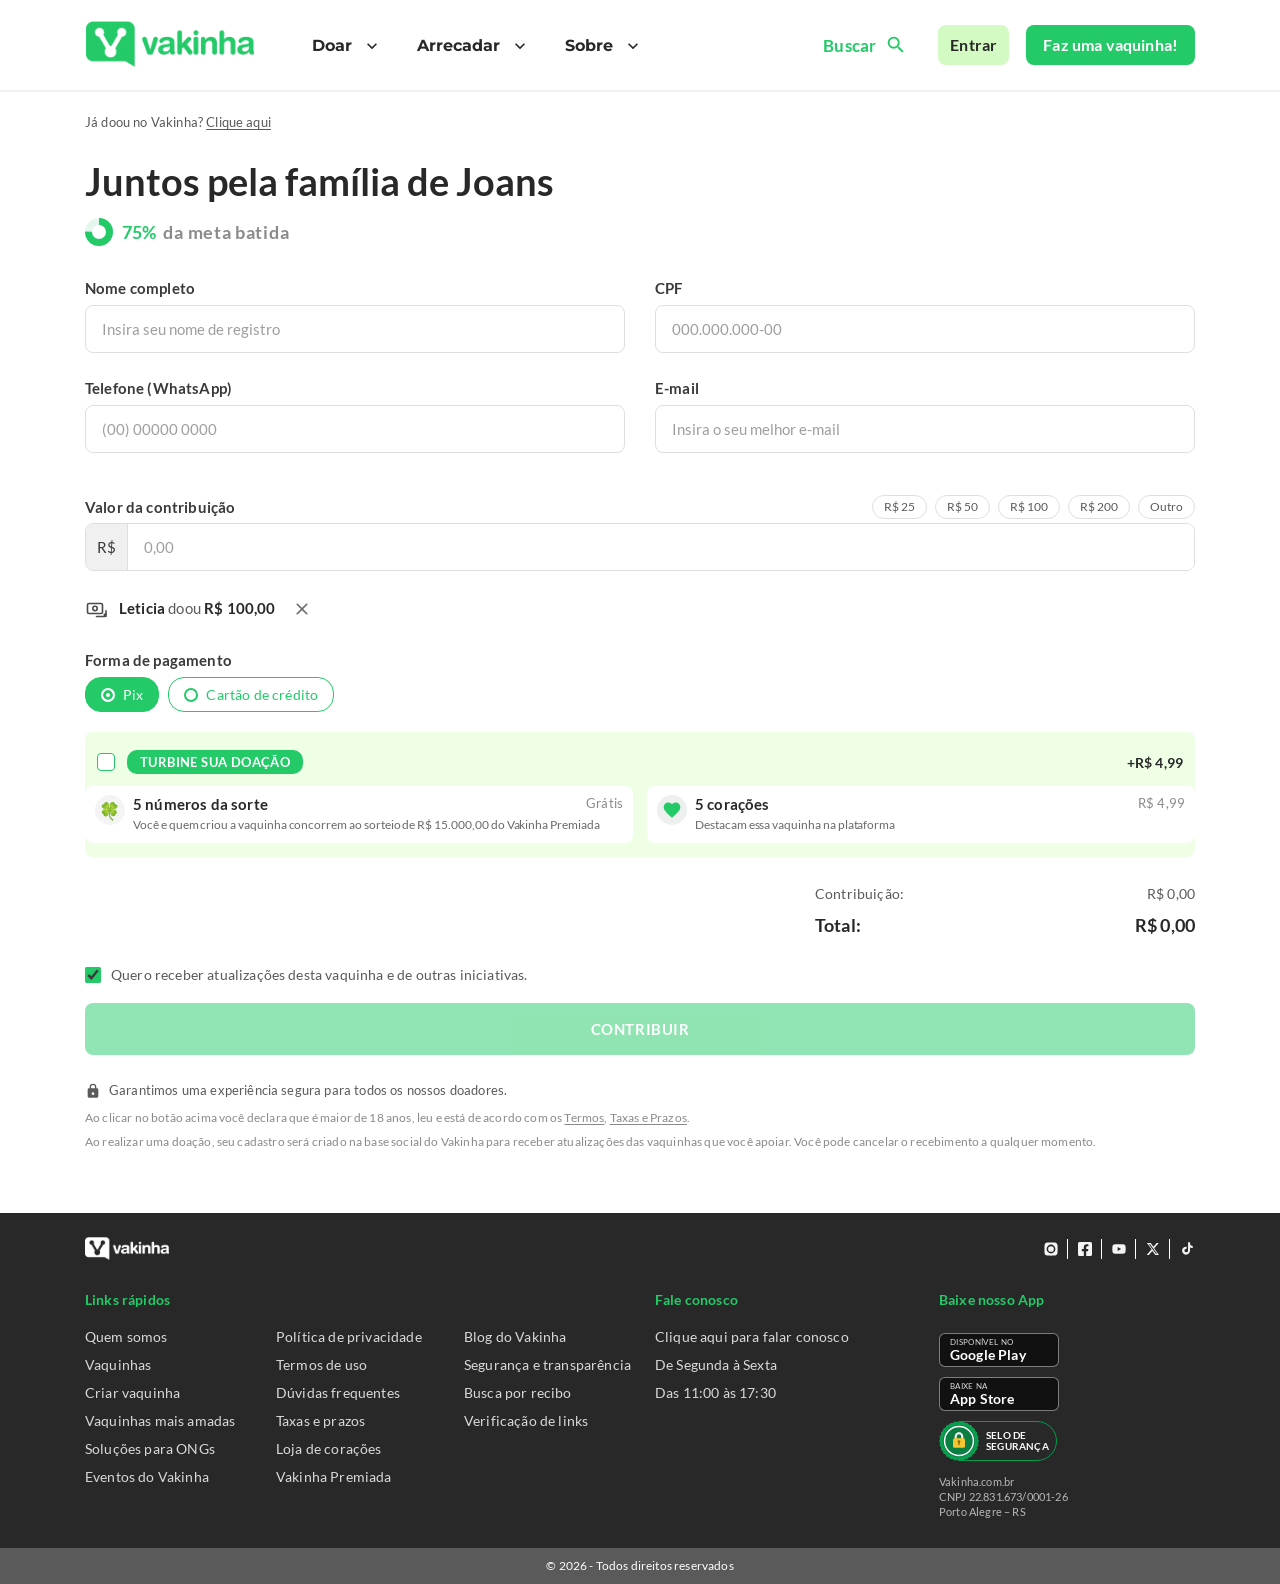
<file: doar.html>
<!DOCTYPE html>
<html lang="pt-BR">
<head>
<meta charset="utf-8">
<meta name="viewport" content="width=device-width, initial-scale=1">
<title>Doar para Juntos pela família de Joans | Vakinha</title>
<meta name="description" content="Faça sua doação para a vaquinha Juntos pela família de Joans. Pix ou cartão de crédito, 100% seguro.">
<meta name="theme-color" content="#24ca68">
<link rel="stylesheet" href="assets/css/style.css">
<link rel="stylesheet" href="assets/css/checkout.css">
</head>
<body class="page-checkout" data-pagina="doar">

<a class="pular-para-conteudo" href="#conteudo">Ir para o conteúdo</a>

<header class="site-header">
  <div class="container header-inner">
    <a class="logo" href="index.html" aria-label="Vakinha — página inicial">
      <span class="logo-vakinha" role="img" aria-label="Vakinha"></span>
    </a>

    <button class="menu-toggle" type="button" id="menu-toggle" aria-expanded="false" aria-controls="nav-principal" aria-label="Abrir menu">
      <span class="menu-toggle-barra" aria-hidden="true"></span>
      <span class="menu-toggle-barra" aria-hidden="true"></span>
      <span class="menu-toggle-barra" aria-hidden="true"></span>
    </button>

    <nav class="nav-principal" id="nav-principal" aria-label="Menu principal">
      <ul class="nav-lista">
        <li class="nav-item">
          <button class="nav-link" type="button" aria-expanded="false" aria-controls="submenu-doar">
            Doar
            <svg class="icone-seta" viewBox="0 0 24 24" width="20" height="20" aria-hidden="true" focusable="false"><path d="M7.41 8.59 12 13.17l4.59-4.58L18 10l-6 6-6-6z"/></svg>
          </button>
          <ul class="submenu" id="submenu-doar" hidden>
            <li><a href="index.html">Vaquinhas em destaque</a></li>
            <li><a href="index.html">Buscar vaquinha</a></li>
            <li><a href="doar.html">Doar agora</a></li>
          </ul>
        </li>
        <li class="nav-item">
          <button class="nav-link" type="button" aria-expanded="false" aria-controls="submenu-arrecadar">
            Arrecadar
            <svg class="icone-seta" viewBox="0 0 24 24" width="20" height="20" aria-hidden="true" focusable="false"><path d="M7.41 8.59 12 13.17l4.59-4.58L18 10l-6 6-6-6z"/></svg>
          </button>
          <ul class="submenu" id="submenu-arrecadar" hidden>
            <li><a href="index.html">Criar vaquinha</a></li>
            <li><a href="index.html">Taxas e prazos</a></li>
            <li><a href="index.html">Soluções para ONGs</a></li>
          </ul>
        </li>
        <li class="nav-item">
          <button class="nav-link" type="button" aria-expanded="false" aria-controls="submenu-sobre">
            Sobre
            <svg class="icone-seta" viewBox="0 0 24 24" width="20" height="20" aria-hidden="true" focusable="false"><path d="M7.41 8.59 12 13.17l4.59-4.58L18 10l-6 6-6-6z"/></svg>
          </button>
          <ul class="submenu" id="submenu-sobre" hidden>
            <li><a href="index.html">Quem somos</a></li>
            <li><a href="index.html">Segurança e transparência</a></li>
            <li><a href="index.html">Fale conosco</a></li>
          </ul>
        </li>
      </ul>
    </nav>

    <div class="header-acoes">
      <a class="buscar" href="index.html">
        <span class="buscar-texto">Buscar</span>
        <svg class="icone-lupa" viewBox="0 0 24 24" width="22" height="22" aria-hidden="true" focusable="false"><path d="M15.5 14h-.79l-.28-.27c1.2-1.4 1.82-3.31 1.48-5.34-.47-2.78-2.79-5-5.59-5.34-4.23-.52-7.79 3.04-7.27 7.27.34 2.8 2.56 5.12 5.34 5.59 2.03.34 3.94-.28 5.34-1.48l.27.28v.79l4.25 4.25c.41.41 1.08.41 1.49 0 .41-.41.41-1.08 0-1.49zm-6 0C7.01 14 5 11.99 5 9.5S7.01 5 9.5 5 14 7.01 14 9.5 11.99 14 9.5 14"/></svg>
      </a>
      <a class="pill" href="index.html">Entrar</a>
      <a class="btn btn-primario" href="index.html">Faz uma vaquinha!</a>
    </div>
  </div>
</header>

<main id="conteudo" class="checkout-main">
  <div class="container">

    <!-- ===================== cabeçalho da doação ===================== -->
    <div class="doar-topo">
      <p class="doar-topo__link">
        Já doou no Vakinha? <a href="index.html">Clique aqui</a>
      </p>

      <h1 class="doar-titulo">Juntos pela família de Joans</h1>

      <p class="meta-chip">
        <span class="meta-chip__anel" aria-hidden="true">
          <svg viewBox="0 0 24 24" width="24" height="24" focusable="false">
            <circle cx="12" cy="12" r="9" fill="none" stroke="#e6f6ec" stroke-width="6"></circle>
            <circle cx="12" cy="12" r="9" fill="none" stroke="#24ca68" stroke-width="6"
                    stroke-dasharray="42.4 56.5" stroke-dashoffset="0"
                    transform="rotate(-90 12 12)" stroke-linecap="butt"></circle>
          </svg>
        </span>
        <span class="meta-chip__pct">75%</span>
        <span class="meta-chip__txt">da meta batida</span>
      </p>
    </div>

    <div id="checkout-aviso" class="checkout-aviso" role="status" aria-live="polite"></div>

    <!-- ========================== formulário ========================== -->
    <form class="form-doacao" id="form-doacao" novalidate autocomplete="on">

      <div class="form-grid">
        <div class="campo">
          <label class="campo__label" for="name">Nome completo</label>
          <input class="campo__input" id="name" name="name" type="text"
                 placeholder="Insira seu nome de registro" autocomplete="name"
                 aria-describedby="erro-name">
          <p class="campo__erro" id="erro-name" aria-live="polite"></p>
        </div>

        <div class="campo">
          <label class="campo__label" for="payerDocument">CPF</label>
          <input class="campo__input" id="payerDocument" name="payerDocument" type="text"
                 inputmode="numeric" placeholder="000.000.000-00" autocomplete="off"
                 aria-describedby="erro-payerDocument">
          <p class="campo__erro" id="erro-payerDocument" aria-live="polite"></p>
        </div>

        <div class="campo">
          <label class="campo__label" for="payerPhone">Telefone (WhatsApp)</label>
          <input class="campo__input" id="payerPhone" name="payerPhone" type="tel"
                 inputmode="tel" placeholder="(00) 00000 0000" autocomplete="tel"
                 aria-describedby="erro-payerPhone">
          <p class="campo__erro" id="erro-payerPhone" aria-live="polite"></p>
        </div>

        <div class="campo">
          <label class="campo__label" for="email">E-mail</label>
          <input class="campo__input" id="email" name="email" type="email"
                 placeholder="Insira o seu melhor e-mail" autocomplete="email"
                 aria-describedby="erro-email">
          <p class="campo__erro" id="erro-email" aria-live="polite"></p>
        </div>
      </div>

      <!-- ----------------------- valor ----------------------- -->
      <div class="campo campo--valor">
        <div class="valor-topo">
          <label class="campo__label" for="amount">Valor da contribuição</label>
          <div class="valor-chips" role="group" aria-label="Atalhos de valor">
            <button class="chip" type="button" data-valor="25" aria-pressed="false">R$ 25</button>
            <button class="chip" type="button" data-valor="50" aria-pressed="false">R$ 50</button>
            <button class="chip" type="button" data-valor="100" aria-pressed="false">R$ 100</button>
            <button class="chip" type="button" data-valor="200" aria-pressed="false">R$ 200</button>
            <button class="chip" type="button" data-valor="outro" aria-pressed="false">Outro</button>
          </div>
        </div>
        <div class="valor-wrap">
          <span class="valor-prefixo" aria-hidden="true">R$</span>
          <input class="campo__input valor-input" id="amount" name="amount" type="text"
                 inputmode="decimal" placeholder="0,00" autocomplete="off"
                 aria-describedby="erro-amount">
        </div>
        <p class="campo__erro" id="erro-amount" aria-live="polite"></p>
      </div>

      <!-- -------------------- prova social -------------------- -->
      <div class="destaque-doacao" id="destaque-doacao">
        <span class="destaque-doacao__icone" aria-hidden="true">
          <svg viewBox="0 0 24 24" width="24" height="24" fill="none" stroke="currentColor"
               stroke-width="1.6" stroke-linecap="round" stroke-linejoin="round" focusable="false">
            <rect x="2.5" y="6.5" width="15" height="10" rx="1.5"/>
            <circle cx="10" cy="11.5" r="2.2"/>
            <path d="M11.5 19.5h7.2a2.3 2.3 0 0 0 2.3-2.3v-3.4"/>
            <path d="M19.2 17.2l1.9 1.9M21.1 17.2l-1.9 1.9"/>
          </svg>
        </span>
        <p class="destaque-doacao__texto">
          <strong>Leticia</strong> doou <strong>R$ 100,00</strong>
        </p>
        <button class="destaque-doacao__fechar" type="button" id="fechar-destaque"
                aria-label="Dispensar aviso de doação">
          <svg viewBox="0 0 24 24" width="20" height="20" aria-hidden="true" focusable="false"><path fill="currentColor" d="M19 6.41 17.59 5 12 10.59 6.41 5 5 6.41 10.59 12 5 17.59 6.41 19 12 13.41 17.59 19 19 17.59 13.41 12z"/></svg>
        </button>
      </div>

      <!-- ------------------ forma de pagamento ------------------ -->
      <fieldset class="pagamento" id="pagamento">
        <legend class="pagamento__legenda">Forma de pagamento</legend>
        <div class="pills">
          <label class="pill-pgto pill-pgto--ativo" aria-checked="true">
            <input type="radio" name="forma" value="pix" checked>
            <span class="pill-pgto__bolinha" aria-hidden="true"></span>
            <span class="pill-pgto__rotulo">Pix</span>
          </label>
          <label class="pill-pgto" aria-checked="false">
            <input type="radio" name="forma" value="cartao">
            <span class="pill-pgto__bolinha" aria-hidden="true"></span>
            <span class="pill-pgto__rotulo">Cartão de crédito</span>
          </label>
        </div>
      </fieldset>

      <!-- ------------------- turbine sua doação ------------------- -->
      <section class="turbine" aria-labelledby="turbine-titulo">
        <div class="turbine__topo">
          <input class="turbine__check" type="checkbox" id="turbine">
          <span class="turbine__selo" id="turbine-titulo">Turbine sua doação</span>
          <span class="turbine__badge" id="turbine-badge">+ R$ 4,99</span>
        </div>

        <div class="turbine__cards">
          <label class="turbine__card" for="numeros-sorte">
            <input class="turbine__card-check" type="checkbox" id="numeros-sorte">
            <span class="turbine__icone" aria-hidden="true">🍀</span>
            <span class="turbine__conteudo">
              <span class="turbine__titulo">5 números da sorte</span>
              <span class="turbine__desc">Você e quem criou a vaquinha concorrem ao sorteio de R$ 15.000,00 do Vakinha Premiada</span>
            </span>
            <span class="turbine__preco">Grátis</span>
          </label>

          <label class="turbine__card" for="coracoes">
            <input class="turbine__card-check" type="checkbox" id="coracoes">
            <span class="turbine__icone turbine__icone--coracao" aria-hidden="true">
              <svg viewBox="0 0 24 24" width="20" height="20" focusable="false"><path fill="#24ca68" d="M12 21.35l-1.45-1.32C5.4 15.36 2 12.28 2 8.5 2 5.42 4.42 3 7.5 3c1.74 0 3.41.81 4.5 2.09C13.09 3.81 14.76 3 16.5 3 19.58 3 22 5.42 22 8.5c0 3.78-3.4 6.86-8.55 11.54L12 21.35z"/></svg>
            </span>
            <span class="turbine__conteudo">
              <span class="turbine__titulo">5 corações</span>
              <span class="turbine__desc">Destacam essa vaquinha na plataforma</span>
            </span>
            <span class="turbine__preco">R$ 4,99</span>
          </label>
        </div>
      </section>

      <!-- ------------------------- totais ------------------------- -->
      <div class="totais">
        <p class="totais__linha">
          <span class="totais__rotulo">Contribuição:</span>
          <span class="totais__valor" id="total-contribuicao">R$ 0,00</span>
        </p>
        <p class="totais__linha totais__linha--total">
          <span class="totais__rotulo">Total:</span>
          <span class="totais__valor" id="total-geral">R$ 0,00</span>
        </p>
      </div>

      <label class="atualizacoes" for="atualizacoes">
        <input type="checkbox" id="atualizacoes" checked>
        <span>Quero receber atualizações desta vaquinha e de outras iniciativas.</span>
      </label>

      <button class="btn btn-primario btn-contribuir btn--inativo" type="submit" id="btn-contribuir"
              data-estado="incompleto">
        <span class="btn-contribuir__txt">CONTRIBUIR</span>
        <span class="spinner" aria-hidden="true"></span>
      </button>

      <!-- ------------------------- rodapé legal ------------------------- -->
      <div class="checkout-rodape">
        <p class="checkout-rodape__seguro">
          <svg viewBox="0 0 24 24" width="16" height="16" aria-hidden="true" focusable="false"><path fill="currentColor" d="M18 8h-1V6a5 5 0 0 0-10 0v2H6a2 2 0 0 0-2 2v10a2 2 0 0 0 2 2h12a2 2 0 0 0 2-2V10a2 2 0 0 0-2-2zM9 6a3 3 0 0 1 6 0v2H9V6zm3 12a2 2 0 1 1 0-4 2 2 0 0 1 0 4z"/></svg>
          Garantimos uma experiência segura para todos os nossos doadores.
        </p>
        <p class="checkout-rodape__legal">
          Ao clicar no botão acima você declara que é maior de 18 anos, leu e está de acordo com os
          <a href="index.html">Termos</a>, <a href="index.html">Taxas e Prazos</a>.
        </p>
        <p class="checkout-rodape__legal">
          Ao realizar uma doação, seu cadastro será criado na base social do Vakinha para receber
          atualizações das vaquinhas que você apoiar. Você pode cancelar o recebimento a qualquer momento.
        </p>
      </div>
    </form>
  </div>
</main>

<footer class="footer">
  <div class="container footer-inner">
    <div class="footer-topo">
      <a class="footer-logo" href="index.html" aria-label="Vakinha — página inicial">
        <img src="assets/img/logo-vakinha.png" alt="Vakinha" width="95" height="27">
      </a>
      <ul class="footer-social" aria-label="Redes sociais">
        <li><a href="index.html" aria-label="Instagram">
          <svg viewBox="0 0 24 24" width="18" height="18" aria-hidden="true" focusable="false"><path d="M12 2.2c3.2 0 3.6 0 4.9.1 1.2.1 1.8.2 2.2.4.6.2 1 .5 1.4.9.4.4.7.8.9 1.4.2.4.4 1 .4 2.2.1 1.3.1 1.7.1 4.9s0 3.6-.1 4.9c-.1 1.2-.2 1.8-.4 2.2-.2.6-.5 1-.9 1.4-.4.4-.8.7-1.4.9-.4.2-1 .4-2.2.4-1.3.1-1.7.1-4.9.1s-3.6 0-4.9-.1c-1.2-.1-1.8-.2-2.2-.4-.6-.2-1-.5-1.4-.9-.4-.4-.7-.8-.9-1.4-.2-.4-.4-1-.4-2.2C2.2 15.6 2.2 15.2 2.2 12s0-3.6.1-4.9c.1-1.2.2-1.8.4-2.2.2-.6.5-1 .9-1.4.4-.4.8-.7 1.4-.9.4-.2 1-.4 2.2-.4C8.4 2.2 8.8 2.2 12 2.2zm0 3.2A6.6 6.6 0 1 0 18.6 12 6.6 6.6 0 0 0 12 5.4zm0 10.9A4.3 4.3 0 1 1 16.3 12 4.3 4.3 0 0 1 12 16.3zm6.9-11.2a1.6 1.6 0 1 1-1.6-1.6 1.6 1.6 0 0 1 1.6 1.6z"/></svg>
        </a></li>
        <li><a href="index.html" aria-label="Facebook">
          <svg viewBox="0 0 448 512" width="16" height="18" aria-hidden="true" focusable="false"><path d="M400 32H48A48 48 0 0 0 0 80v352a48 48 0 0 0 48 48h137.25V327.69h-63V256h63v-54.64c0-62.15 37-96.48 93.67-96.48 27.14 0 55.52 4.84 55.52 4.84v61h-31.27c-30.81 0-40.42 19.12-40.42 38.73V256h68.78l-11 71.69h-57.78V480H400a48 48 0 0 0 48-48V80a48 48 0 0 0-48-48z"/></svg>
        </a></li>
        <li><a href="index.html" aria-label="YouTube">
          <svg viewBox="0 0 24 24" width="18" height="18" aria-hidden="true" focusable="false"><path d="M21.6 7.2a2.5 2.5 0 0 0-1.8-1.8C18.2 5 12 5 12 5s-6.2 0-7.8.4A2.5 2.5 0 0 0 2.4 7.2 26 26 0 0 0 2 12a26 26 0 0 0 .4 4.8 2.5 2.5 0 0 0 1.8 1.8C5.8 19 12 19 12 19s6.2 0 7.8-.4a2.5 2.5 0 0 0 1.8-1.8A26 26 0 0 0 22 12a26 26 0 0 0-.4-4.8zM10 15V9l5.2 3z"/></svg>
        </a></li>
        <li><a href="index.html" aria-label="X">
          <svg viewBox="0 0 24 24" width="16" height="16" aria-hidden="true" focusable="false"><path d="M17.5 3h3.2l-7 8 7.3 10h-5.6l-4.4-6.1L5.7 21H2.5l7.4-8.5L2.9 3h5.7l4.1 5.7zm-1.1 16h1.8L7.6 4.9H5.7z"/></svg>
        </a></li>
        <li><a href="index.html" aria-label="TikTok">
          <svg viewBox="0 0 24 24" width="16" height="16" aria-hidden="true" focusable="false"><path d="M16.6 2h-3v12.3a2.7 2.7 0 1 1-2.2-2.6V8.5a6 6 0 1 0 5.2 5.9V9.2a7 7 0 0 0 4 1.3V7.4a4 4 0 0 1-4-4V2z"/></svg>
        </a></li>
      </ul>
    </div>

    <div class="footer-colunas">
      <div class="footer-col">
        <h3 class="footer-titulo">Links rápidos</h3>
        <ul class="footer-lista">
          <li><a href="index.html">Quem somos</a></li>
          <li><a href="index.html">Vaquinhas</a></li>
          <li><a href="index.html">Criar vaquinha</a></li>
          <li><a href="index.html">Vaquinhas mais amadas</a></li>
          <li><a href="index.html">Soluções para ONGs</a></li>
          <li><a href="index.html">Eventos do Vakinha</a></li>
        </ul>
      </div>
      <div class="footer-col">
        <h3 class="footer-titulo footer-titulo-vazado">&nbsp;</h3>
        <ul class="footer-lista">
          <li><a href="index.html">Política de privacidade</a></li>
          <li><a href="index.html">Termos de uso</a></li>
          <li><a href="index.html">Dúvidas frequentes</a></li>
          <li><a href="index.html">Taxas e prazos</a></li>
          <li><a href="index.html">Loja de corações</a></li>
          <li><a href="index.html">Vakinha Premiada</a></li>
        </ul>
      </div>
      <div class="footer-col">
        <h3 class="footer-titulo footer-titulo-vazado">&nbsp;</h3>
        <ul class="footer-lista">
          <li><a href="index.html">Blog do Vakinha</a></li>
          <li><a href="index.html">Segurança e transparência</a></li>
          <li><a href="index.html">Busca por recibo</a></li>
          <li><a href="index.html">Verificação de links</a></li>
        </ul>
      </div>
      <div class="footer-col">
        <h3 class="footer-titulo">Fale conosco</h3>
        <ul class="footer-lista">
          <li><a href="index.html">Clique aqui para falar conosco</a></li>
          <li>De Segunda à Sexta</li>
          <li>Das 11:00 às 17:30</li>
        </ul>
      </div>
      <div class="footer-col footer-col-app">
        <h3 class="footer-titulo">Baixe nosso App</h3>
        <a class="loja-badge" href="index.html">
          <span class="loja-badge-topo">Disponível no</span>
          <span class="loja-badge-nome">Google Play</span>
        </a>
        <a class="loja-badge" href="index.html">
          <span class="loja-badge-topo">Baixe na</span>
          <span class="loja-badge-nome">App Store</span>
        </a>
        <a class="selo-seguranca" href="index.html" aria-label="Selo de segurança">
          <svg class="selo-seguranca-icone" viewBox="0 0 28 28" width="30" height="30" aria-hidden="true" focusable="false">
            <path fill="#0a9d4e" d="M14.00 0.00 L15.49 0.73 L17.12 0.35 L18.41 1.40 L20.07 1.39 L21.10 2.70 L22.73 3.05 L23.44 4.56 L24.95 5.27 L25.30 6.90 L26.61 7.93 L26.60 9.59 L27.65 10.88 L27.27 12.51 L28.00 14.00 L27.27 15.49 L27.65 17.12 L26.60 18.41 L26.61 20.07 L25.30 21.10 L24.95 22.73 L23.44 23.44 L22.73 24.95 L21.10 25.30 L20.07 26.61 L18.41 26.60 L17.12 27.65 L15.49 27.27 L14.00 28.00 L12.51 27.27 L10.88 27.65 L9.59 26.60 L7.93 26.61 L6.90 25.30 L5.27 24.95 L4.56 23.44 L3.05 22.73 L2.70 21.10 L1.39 20.07 L1.40 18.41 L0.35 17.12 L0.73 15.49 L0.00 14.00 L0.73 12.51 L0.35 10.88 L1.40 9.59 L1.39 7.93 L2.70 6.90 L3.05 5.27 L4.56 4.56 L5.27 3.05 L6.90 2.70 L7.93 1.39 L9.59 1.40 L10.88 0.35 L12.51 0.73 Z"/>
            <circle cx="14" cy="14" r="11.2" fill="#0b7f42"/>
            <circle cx="14" cy="14" r="10.1" fill="none" stroke="#ffffff" stroke-width="1"/>
            <path d="M11.7 12.2v-1.4a2.3 2.3 0 0 1 4.6 0v1.4" fill="none" stroke="#ffffff" stroke-width="1.4" stroke-linecap="round"/>
            <path d="M10.9 12.1h6.2a1.1 1.1 0 0 1 1.1 1.1v4.5a1.1 1.1 0 0 1-1.1 1.1h-6.2a1.1 1.1 0 0 1-1.1-1.1v-4.5a1.1 1.1 0 0 1 1.1-1.1z" fill="#f7c62e"/>
            <circle cx="14" cy="14.5" r=".95" fill="#8a6a10"/>
            <rect x="13.53" y="15" width=".94" height="1.9" rx=".47" fill="#8a6a10"/>
          </svg>
          <span class="selo-seguranca-texto">Selo de<br>segurança</span>
        </a>
        <p class="footer-empresa">Vakinha.com.br<br>CNPJ 22.831.673/0001-26<br>Porto Alegre – RS</p>
      </div>
    </div>
  </div>
  <div class="footer-base">
    <p>© 2026 - Todos direitos reservados</p>
  </div>
</footer>

<script src="assets/js/app.js"></script>
<script src="assets/js/checkout.js"></script>
</body>
</html>
</file>
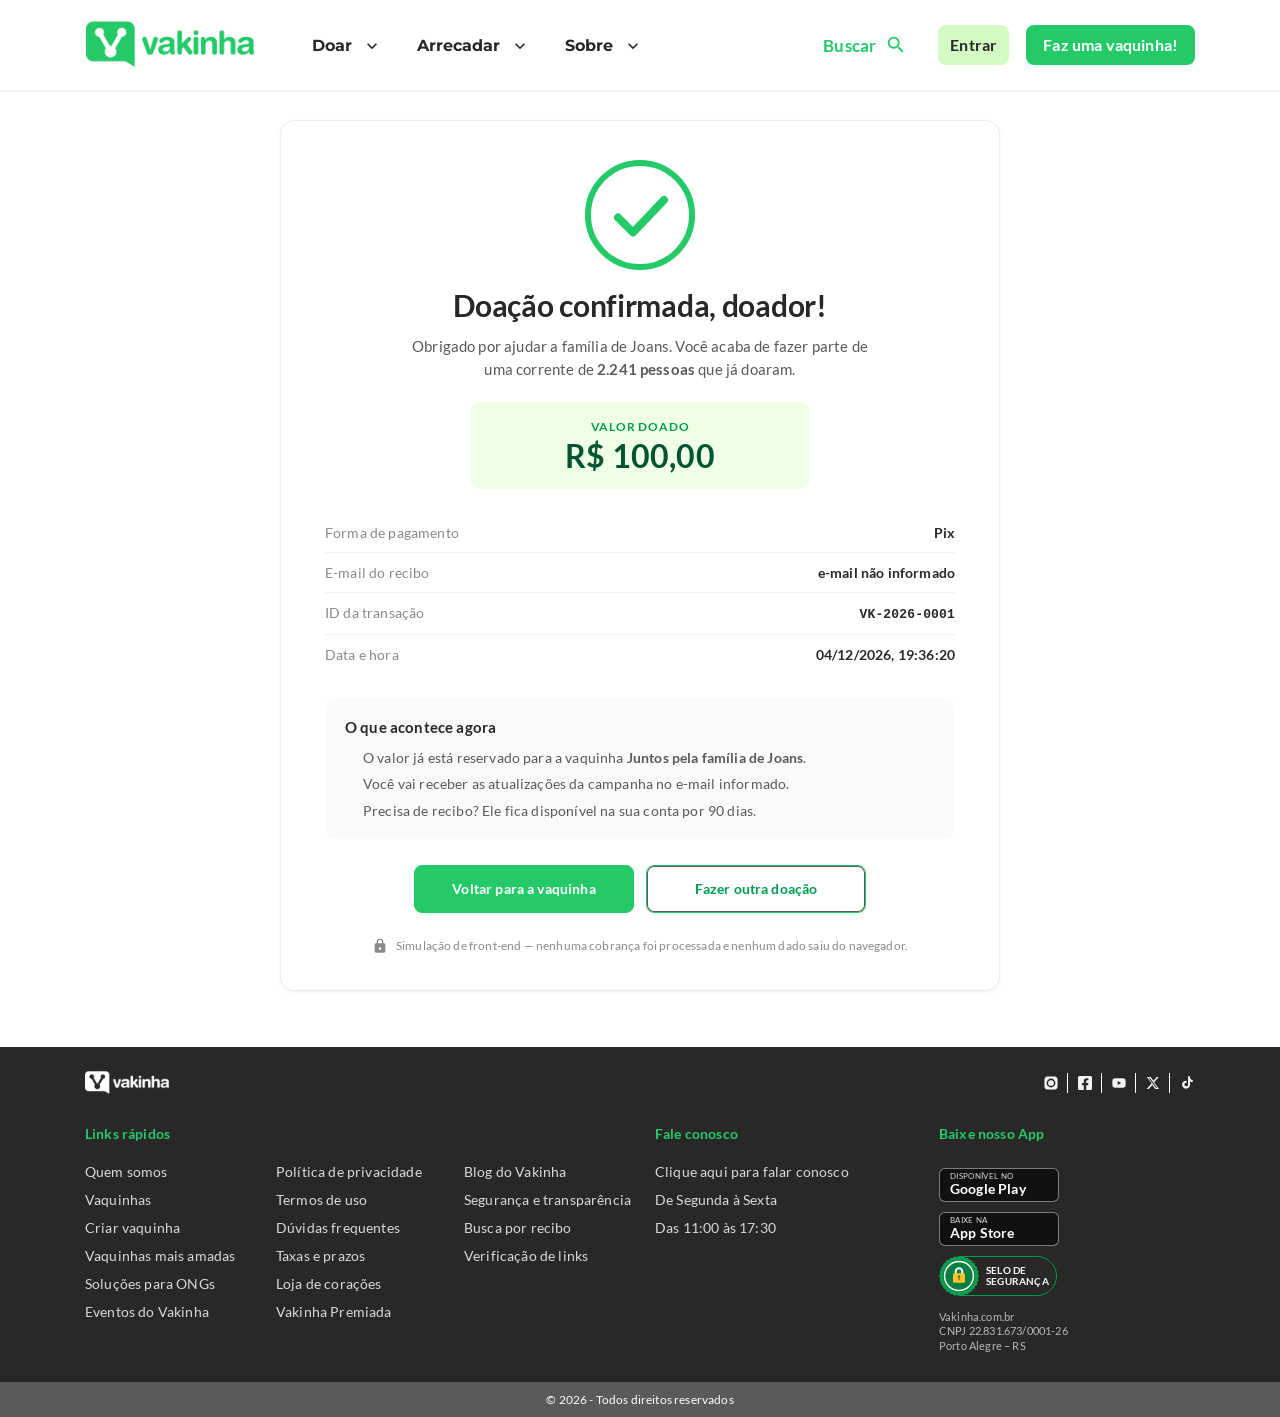
<file: obrigado.html>
<!DOCTYPE html>
<html lang="pt-BR">
<head>
<meta charset="utf-8">
<meta name="viewport" content="width=device-width, initial-scale=1">
<title>Doação confirmada | Juntos pela família de Joans</title>
<meta name="description" content="Sua doação para a vaquinha Juntos pela família de Joans foi confirmada. Obrigado por ajudar!">
<meta name="theme-color" content="#24ca68">
<link rel="stylesheet" href="assets/css/style.css">
<link rel="stylesheet" href="assets/css/checkout.css">
</head>
<body class="page-checkout" data-pagina="obrigado">

<a class="pular-para-conteudo" href="#conteudo">Ir para o conteúdo</a>

<header class="site-header">
  <div class="container header-inner">
    <a class="logo" href="index.html" aria-label="Vakinha — página inicial">
      <span class="logo-vakinha" role="img" aria-label="Vakinha"></span>
    </a>

    <button class="menu-toggle" type="button" id="menu-toggle" aria-expanded="false" aria-controls="nav-principal" aria-label="Abrir menu">
      <span class="menu-toggle-barra" aria-hidden="true"></span>
      <span class="menu-toggle-barra" aria-hidden="true"></span>
      <span class="menu-toggle-barra" aria-hidden="true"></span>
    </button>

    <nav class="nav-principal" id="nav-principal" aria-label="Menu principal">
      <ul class="nav-lista">
        <li class="nav-item">
          <button class="nav-link" type="button" aria-expanded="false" aria-controls="submenu-doar">
            Doar
            <svg class="icone-seta" viewBox="0 0 24 24" width="20" height="20" aria-hidden="true" focusable="false"><path d="M7.41 8.59 12 13.17l4.59-4.58L18 10l-6 6-6-6z"/></svg>
          </button>
          <ul class="submenu" id="submenu-doar" hidden>
            <li><a href="index.html">Vaquinhas em destaque</a></li>
            <li><a href="index.html">Buscar vaquinha</a></li>
            <li><a href="doar.html">Doar agora</a></li>
          </ul>
        </li>
        <li class="nav-item">
          <button class="nav-link" type="button" aria-expanded="false" aria-controls="submenu-arrecadar">
            Arrecadar
            <svg class="icone-seta" viewBox="0 0 24 24" width="20" height="20" aria-hidden="true" focusable="false"><path d="M7.41 8.59 12 13.17l4.59-4.58L18 10l-6 6-6-6z"/></svg>
          </button>
          <ul class="submenu" id="submenu-arrecadar" hidden>
            <li><a href="index.html">Criar vaquinha</a></li>
            <li><a href="index.html">Taxas e prazos</a></li>
            <li><a href="index.html">Soluções para ONGs</a></li>
          </ul>
        </li>
        <li class="nav-item">
          <button class="nav-link" type="button" aria-expanded="false" aria-controls="submenu-sobre">
            Sobre
            <svg class="icone-seta" viewBox="0 0 24 24" width="20" height="20" aria-hidden="true" focusable="false"><path d="M7.41 8.59 12 13.17l4.59-4.58L18 10l-6 6-6-6z"/></svg>
          </button>
          <ul class="submenu" id="submenu-sobre" hidden>
            <li><a href="index.html">Quem somos</a></li>
            <li><a href="index.html">Segurança e transparência</a></li>
            <li><a href="index.html">Fale conosco</a></li>
          </ul>
        </li>
      </ul>
    </nav>

    <div class="header-acoes">
      <a class="buscar" href="index.html">
        <span class="buscar-texto">Buscar</span>
        <svg class="icone-lupa" viewBox="0 0 24 24" width="22" height="22" aria-hidden="true" focusable="false"><path d="M15.5 14h-.79l-.28-.27c1.2-1.4 1.82-3.31 1.48-5.34-.47-2.78-2.79-5-5.59-5.34-4.23-.52-7.79 3.04-7.27 7.27.34 2.8 2.56 5.12 5.34 5.59 2.03.34 3.94-.28 5.34-1.48l.27.28v.79l4.25 4.25c.41.41 1.08.41 1.49 0 .41-.41.41-1.08 0-1.49zm-6 0C7.01 14 5 11.99 5 9.5S7.01 5 9.5 5 14 7.01 14 9.5 11.99 14 9.5 14"/></svg>
      </a>
      <a class="pill" href="index.html">Entrar</a>
      <a class="btn btn-primario" href="index.html">Faz uma vaquinha!</a>
    </div>
  </div>
</header>

<main id="conteudo" class="checkout-main">
  <div class="container">
    <div class="obrigado-wrap">

      <section class="card obrigado" id="obrigado-painel" aria-labelledby="obrigado-titulo">
        <div class="obrigado__check" aria-hidden="true">
          <svg viewBox="0 0 120 120" width="120" height="120" focusable="false">
            <circle class="check-circulo" cx="60" cy="60" r="52" fill="none" stroke="#24ca68" stroke-width="6"/>
            <path class="check-risco" d="M38 62.5 53 77.5 84 45" fill="none" stroke="#24ca68"
                  stroke-width="8" stroke-linecap="round" stroke-linejoin="round"/>
          </svg>
        </div>

        <h1 class="obrigado__titulo" id="obrigado-titulo">Doação confirmada, <span id="obrigado-nome">doador</span>!</h1>
        <p class="obrigado__sub">
          Obrigado por ajudar a família de Joans. Você acaba de fazer parte de uma corrente de
          <strong>2.241 pessoas</strong> que já doaram.
        </p>

        <div class="obrigado__valor">
          <span class="obrigado__valor-rotulo">Valor doado</span>
          <strong id="obrigado-valor">R$ 104,99</strong>
        </div>

        <dl class="obrigado__resumo">
          <div class="resumo__linha">
            <dt>Forma de pagamento</dt>
            <dd id="obrigado-forma">Pix</dd>
          </div>
          <div class="resumo__linha">
            <dt>Parcelas</dt>
            <dd data-parcelas>1x sem juros</dd>
          </div>
          <div class="resumo__linha">
            <dt>E-mail do recibo</dt>
            <dd id="obrigado-email">e-mail não informado</dd>
          </div>
          <div class="resumo__linha">
            <dt>ID da transação</dt>
            <dd><code id="obrigado-txid">VK-2026-0001</code></dd>
          </div>
          <div class="resumo__linha">
            <dt>Data e hora</dt>
            <dd id="obrigado-data">—</dd>
          </div>
        </dl>

        <div class="obrigado__proximo">
          <h2>O que acontece agora</h2>
          <ul>
            <li>O valor já está reservado para a vaquinha <strong>Juntos pela família de Joans</strong>.</li>
            <li>Você vai receber as atualizações da campanha no e-mail informado.</li>
            <li>Precisa de recibo? Ele fica disponível na sua conta por 90 dias.</li>
          </ul>
        </div>

        <div class="obrigado__acoes">
          <a class="btn btn-primario" href="index.html" id="btn-voltar-vaquinha">Voltar para a vaquinha</a>
          <a class="btn btn-outline" href="doar.html">Fazer outra doação</a>
        </div>

        <p class="obrigado__nota">
          <svg viewBox="0 0 24 24" width="16" height="16" aria-hidden="true" focusable="false"><path fill="currentColor" d="M18 8h-1V6a5 5 0 0 0-10 0v2H6a2 2 0 0 0-2 2v10a2 2 0 0 0 2 2h12a2 2 0 0 0 2-2V10a2 2 0 0 0-2-2zM9 6a3 3 0 0 1 6 0v2H9V6zm3 12a2 2 0 1 1 0-4 2 2 0 0 1 0 4z"/></svg>
          Simulação de front-end — nenhuma cobrança foi processada e nenhum dado saiu do navegador.
        </p>
      </section>
    </div>
  </div>
</main>

<footer class="footer">
  <div class="container footer-inner">
    <div class="footer-topo">
      <a class="footer-logo" href="index.html" aria-label="Vakinha — página inicial">
        <img src="assets/img/logo-vakinha.png" alt="Vakinha" width="95" height="27">
      </a>
      <ul class="footer-social" aria-label="Redes sociais">
        <li><a href="index.html" aria-label="Instagram">
          <svg viewBox="0 0 24 24" width="18" height="18" aria-hidden="true" focusable="false"><path d="M12 2.2c3.2 0 3.6 0 4.9.1 1.2.1 1.8.2 2.2.4.6.2 1 .5 1.4.9.4.4.7.8.9 1.4.2.4.4 1 .4 2.2.1 1.3.1 1.7.1 4.9s0 3.6-.1 4.9c-.1 1.2-.2 1.8-.4 2.2-.2.6-.5 1-.9 1.4-.4.4-.8.7-1.4.9-.4.2-1 .4-2.2.4-1.3.1-1.7.1-4.9.1s-3.6 0-4.9-.1c-1.2-.1-1.8-.2-2.2-.4-.6-.2-1-.5-1.4-.9-.4-.4-.7-.8-.9-1.4-.2-.4-.4-1-.4-2.2C2.2 15.6 2.2 15.2 2.2 12s0-3.6.1-4.9c.1-1.2.2-1.8.4-2.2.2-.6.5-1 .9-1.4.4-.4.8-.7 1.4-.9.4-.2 1-.4 2.2-.4C8.4 2.2 8.8 2.2 12 2.2zm0 3.2A6.6 6.6 0 1 0 18.6 12 6.6 6.6 0 0 0 12 5.4zm0 10.9A4.3 4.3 0 1 1 16.3 12 4.3 4.3 0 0 1 12 16.3zm6.9-11.2a1.6 1.6 0 1 1-1.6-1.6 1.6 1.6 0 0 1 1.6 1.6z"/></svg>
        </a></li>
        <li><a href="index.html" aria-label="Facebook">
          <svg viewBox="0 0 448 512" width="16" height="18" aria-hidden="true" focusable="false"><path d="M400 32H48A48 48 0 0 0 0 80v352a48 48 0 0 0 48 48h137.25V327.69h-63V256h63v-54.64c0-62.15 37-96.48 93.67-96.48 27.14 0 55.52 4.84 55.52 4.84v61h-31.27c-30.81 0-40.42 19.12-40.42 38.73V256h68.78l-11 71.69h-57.78V480H400a48 48 0 0 0 48-48V80a48 48 0 0 0-48-48z"/></svg>
        </a></li>
        <li><a href="index.html" aria-label="YouTube">
          <svg viewBox="0 0 24 24" width="18" height="18" aria-hidden="true" focusable="false"><path d="M21.6 7.2a2.5 2.5 0 0 0-1.8-1.8C18.2 5 12 5 12 5s-6.2 0-7.8.4A2.5 2.5 0 0 0 2.4 7.2 26 26 0 0 0 2 12a26 26 0 0 0 .4 4.8 2.5 2.5 0 0 0 1.8 1.8C5.8 19 12 19 12 19s6.2 0 7.8-.4a2.5 2.5 0 0 0 1.8-1.8A26 26 0 0 0 22 12a26 26 0 0 0-.4-4.8zM10 15V9l5.2 3z"/></svg>
        </a></li>
        <li><a href="index.html" aria-label="X">
          <svg viewBox="0 0 24 24" width="16" height="16" aria-hidden="true" focusable="false"><path d="M17.5 3h3.2l-7 8 7.3 10h-5.6l-4.4-6.1L5.7 21H2.5l7.4-8.5L2.9 3h5.7l4.1 5.7zm-1.1 16h1.8L7.6 4.9H5.7z"/></svg>
        </a></li>
        <li><a href="index.html" aria-label="TikTok">
          <svg viewBox="0 0 24 24" width="16" height="16" aria-hidden="true" focusable="false"><path d="M16.6 2h-3v12.3a2.7 2.7 0 1 1-2.2-2.6V8.5a6 6 0 1 0 5.2 5.9V9.2a7 7 0 0 0 4 1.3V7.4a4 4 0 0 1-4-4V2z"/></svg>
        </a></li>
      </ul>
    </div>

    <div class="footer-colunas">
      <div class="footer-col">
        <h3 class="footer-titulo">Links rápidos</h3>
        <ul class="footer-lista">
          <li><a href="index.html">Quem somos</a></li>
          <li><a href="index.html">Vaquinhas</a></li>
          <li><a href="index.html">Criar vaquinha</a></li>
          <li><a href="index.html">Vaquinhas mais amadas</a></li>
          <li><a href="index.html">Soluções para ONGs</a></li>
          <li><a href="index.html">Eventos do Vakinha</a></li>
        </ul>
      </div>
      <div class="footer-col">
        <h3 class="footer-titulo footer-titulo-vazado">&nbsp;</h3>
        <ul class="footer-lista">
          <li><a href="index.html">Política de privacidade</a></li>
          <li><a href="index.html">Termos de uso</a></li>
          <li><a href="index.html">Dúvidas frequentes</a></li>
          <li><a href="index.html">Taxas e prazos</a></li>
          <li><a href="index.html">Loja de corações</a></li>
          <li><a href="index.html">Vakinha Premiada</a></li>
        </ul>
      </div>
      <div class="footer-col">
        <h3 class="footer-titulo footer-titulo-vazado">&nbsp;</h3>
        <ul class="footer-lista">
          <li><a href="index.html">Blog do Vakinha</a></li>
          <li><a href="index.html">Segurança e transparência</a></li>
          <li><a href="index.html">Busca por recibo</a></li>
          <li><a href="index.html">Verificação de links</a></li>
        </ul>
      </div>
      <div class="footer-col">
        <h3 class="footer-titulo">Fale conosco</h3>
        <ul class="footer-lista">
          <li><a href="index.html">Clique aqui para falar conosco</a></li>
          <li>De Segunda à Sexta</li>
          <li>Das 11:00 às 17:30</li>
        </ul>
      </div>
      <div class="footer-col footer-col-app">
        <h3 class="footer-titulo">Baixe nosso App</h3>
        <a class="loja-badge" href="index.html">
          <span class="loja-badge-topo">Disponível no</span>
          <span class="loja-badge-nome">Google Play</span>
        </a>
        <a class="loja-badge" href="index.html">
          <span class="loja-badge-topo">Baixe na</span>
          <span class="loja-badge-nome">App Store</span>
        </a>
        <a class="selo-seguranca" href="index.html" aria-label="Selo de segurança">
          <svg class="selo-seguranca-icone" viewBox="0 0 28 28" width="30" height="30" aria-hidden="true" focusable="false">
            <path fill="#0a9d4e" d="M14.00 0.00 L15.49 0.73 L17.12 0.35 L18.41 1.40 L20.07 1.39 L21.10 2.70 L22.73 3.05 L23.44 4.56 L24.95 5.27 L25.30 6.90 L26.61 7.93 L26.60 9.59 L27.65 10.88 L27.27 12.51 L28.00 14.00 L27.27 15.49 L27.65 17.12 L26.60 18.41 L26.61 20.07 L25.30 21.10 L24.95 22.73 L23.44 23.44 L22.73 24.95 L21.10 25.30 L20.07 26.61 L18.41 26.60 L17.12 27.65 L15.49 27.27 L14.00 28.00 L12.51 27.27 L10.88 27.65 L9.59 26.60 L7.93 26.61 L6.90 25.30 L5.27 24.95 L4.56 23.44 L3.05 22.73 L2.70 21.10 L1.39 20.07 L1.40 18.41 L0.35 17.12 L0.73 15.49 L0.00 14.00 L0.73 12.51 L0.35 10.88 L1.40 9.59 L1.39 7.93 L2.70 6.90 L3.05 5.27 L4.56 4.56 L5.27 3.05 L6.90 2.70 L7.93 1.39 L9.59 1.40 L10.88 0.35 L12.51 0.73 Z"/>
            <circle cx="14" cy="14" r="11.2" fill="#0b7f42"/>
            <circle cx="14" cy="14" r="10.1" fill="none" stroke="#ffffff" stroke-width="1"/>
            <path d="M11.7 12.2v-1.4a2.3 2.3 0 0 1 4.6 0v1.4" fill="none" stroke="#ffffff" stroke-width="1.4" stroke-linecap="round"/>
            <path d="M10.9 12.1h6.2a1.1 1.1 0 0 1 1.1 1.1v4.5a1.1 1.1 0 0 1-1.1 1.1h-6.2a1.1 1.1 0 0 1-1.1-1.1v-4.5a1.1 1.1 0 0 1 1.1-1.1z" fill="#f7c62e"/>
            <circle cx="14" cy="14.5" r=".95" fill="#8a6a10"/>
            <rect x="13.53" y="15" width=".94" height="1.9" rx=".47" fill="#8a6a10"/>
          </svg>
          <span class="selo-seguranca-texto">Selo de<br>segurança</span>
        </a>
        <p class="footer-empresa">Vakinha.com.br<br>CNPJ 22.831.673/0001-26<br>Porto Alegre – RS</p>
      </div>
    </div>
  </div>
  <div class="footer-base">
    <p>© 2026 - Todos direitos reservados</p>
  </div>
</footer>

<script src="assets/js/app.js"></script>
<script src="assets/js/checkout.js"></script>
</body>
</html>
</file>
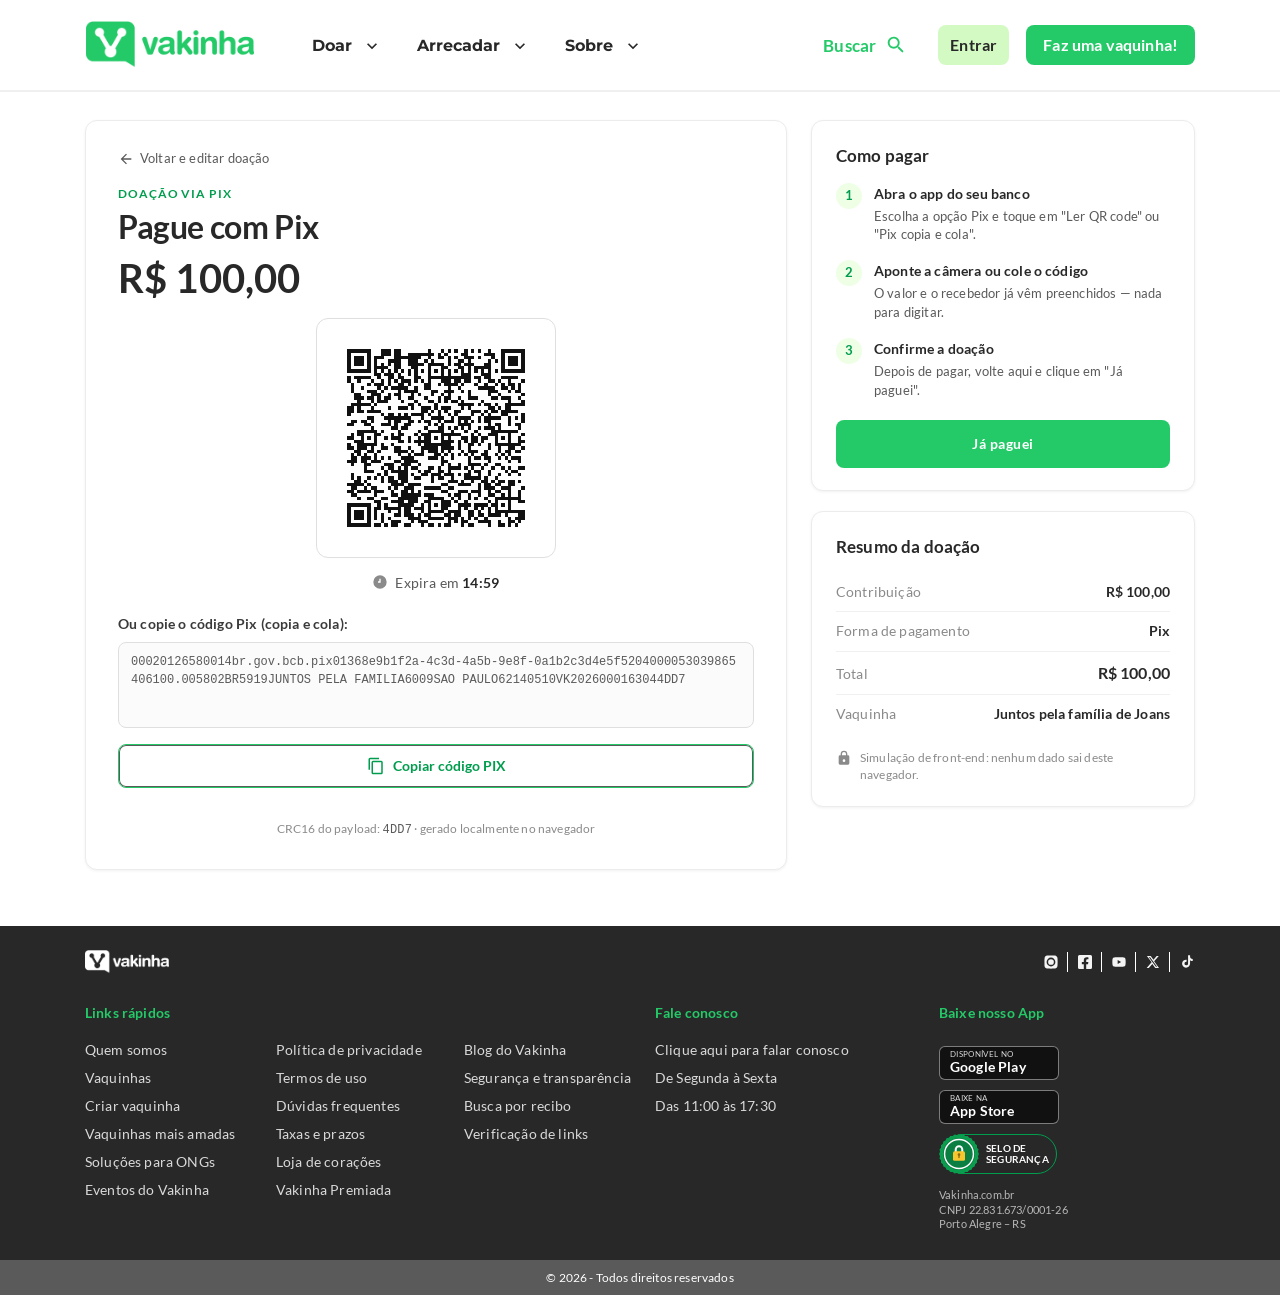
<file: pix.html>
<!DOCTYPE html>
<html lang="pt-BR">
<head>
<meta charset="utf-8">
<meta name="viewport" content="width=device-width, initial-scale=1">
<title>Pagamento via Pix | Juntos pela família de Joans</title>
<meta name="description" content="Pague sua doação por Pix em segundos. QR Code gerado no seu navegador, sem sair da página.">
<meta name="theme-color" content="#24ca68">
<link rel="stylesheet" href="assets/css/style.css">
<link rel="stylesheet" href="assets/css/checkout.css">
</head>
<body class="page-checkout" data-pagina="pix">

<a class="pular-para-conteudo" href="#conteudo">Ir para o conteúdo</a>

<header class="site-header">
  <div class="container header-inner">
    <a class="logo" href="index.html" aria-label="Vakinha — página inicial">
      <span class="logo-vakinha" role="img" aria-label="Vakinha"></span>
    </a>

    <button class="menu-toggle" type="button" id="menu-toggle" aria-expanded="false" aria-controls="nav-principal" aria-label="Abrir menu">
      <span class="menu-toggle-barra" aria-hidden="true"></span>
      <span class="menu-toggle-barra" aria-hidden="true"></span>
      <span class="menu-toggle-barra" aria-hidden="true"></span>
    </button>

    <nav class="nav-principal" id="nav-principal" aria-label="Menu principal">
      <ul class="nav-lista">
        <li class="nav-item">
          <button class="nav-link" type="button" aria-expanded="false" aria-controls="submenu-doar">
            Doar
            <svg class="icone-seta" viewBox="0 0 24 24" width="20" height="20" aria-hidden="true" focusable="false"><path d="M7.41 8.59 12 13.17l4.59-4.58L18 10l-6 6-6-6z"/></svg>
          </button>
          <ul class="submenu" id="submenu-doar" hidden>
            <li><a href="index.html">Vaquinhas em destaque</a></li>
            <li><a href="index.html">Buscar vaquinha</a></li>
            <li><a href="doar.html">Doar agora</a></li>
          </ul>
        </li>
        <li class="nav-item">
          <button class="nav-link" type="button" aria-expanded="false" aria-controls="submenu-arrecadar">
            Arrecadar
            <svg class="icone-seta" viewBox="0 0 24 24" width="20" height="20" aria-hidden="true" focusable="false"><path d="M7.41 8.59 12 13.17l4.59-4.58L18 10l-6 6-6-6z"/></svg>
          </button>
          <ul class="submenu" id="submenu-arrecadar" hidden>
            <li><a href="index.html">Criar vaquinha</a></li>
            <li><a href="index.html">Taxas e prazos</a></li>
            <li><a href="index.html">Soluções para ONGs</a></li>
          </ul>
        </li>
        <li class="nav-item">
          <button class="nav-link" type="button" aria-expanded="false" aria-controls="submenu-sobre">
            Sobre
            <svg class="icone-seta" viewBox="0 0 24 24" width="20" height="20" aria-hidden="true" focusable="false"><path d="M7.41 8.59 12 13.17l4.59-4.58L18 10l-6 6-6-6z"/></svg>
          </button>
          <ul class="submenu" id="submenu-sobre" hidden>
            <li><a href="index.html">Quem somos</a></li>
            <li><a href="index.html">Segurança e transparência</a></li>
            <li><a href="index.html">Fale conosco</a></li>
          </ul>
        </li>
      </ul>
    </nav>

    <div class="header-acoes">
      <a class="buscar" href="index.html">
        <span class="buscar-texto">Buscar</span>
        <svg class="icone-lupa" viewBox="0 0 24 24" width="22" height="22" aria-hidden="true" focusable="false"><path d="M15.5 14h-.79l-.28-.27c1.2-1.4 1.82-3.31 1.48-5.34-.47-2.78-2.79-5-5.59-5.34-4.23-.52-7.79 3.04-7.27 7.27.34 2.8 2.56 5.12 5.34 5.59 2.03.34 3.94-.28 5.34-1.48l.27.28v.79l4.25 4.25c.41.41 1.08.41 1.49 0 .41-.41.41-1.08 0-1.49zm-6 0C7.01 14 5 11.99 5 9.5S7.01 5 9.5 5 14 7.01 14 9.5 11.99 14 9.5 14"/></svg>
      </a>
      <a class="pill" href="index.html">Entrar</a>
      <a class="btn btn-primario" href="index.html">Faz uma vaquinha!</a>
    </div>
  </div>
</header>

<main id="conteudo" class="checkout-main">
  <div class="container">
    <div id="checkout-aviso" class="checkout-aviso" role="status" aria-live="polite"></div>

    <div class="pix-grid" id="pix-painel">

      <!-- ========================= QR + código ========================= -->
      <section class="card pix-card" aria-labelledby="pix-titulo">
        <a class="voltar-link" href="doar.html">
          <svg viewBox="0 0 24 24" width="16" height="16" aria-hidden="true" focusable="false"><path fill="currentColor" d="M20 11H7.83l5.59-5.59L12 4l-8 8 8 8 1.41-1.41L7.83 13H20z"/></svg>
          Voltar e editar doação
        </a>

        <p class="pix-eyebrow">Doação via Pix</p>
        <h1 class="pix-titulo" id="pix-titulo">Pague com Pix</h1>
        <p class="pix-valor" id="pix-valor">R$ 104,99</p>

        <div class="pix-qr">
          <div class="pix-qr__moldura">
            <img id="pix-qr-img" src="assets/qr/pix-qr.png" width="240" height="240"
                 alt="QR Code do PIX para pagar R$ 104,99 — aponte a câmera do app do banco">
            <canvas id="pix-qr-canvas" width="512" height="512" hidden></canvas>
          </div>

          <p class="pix-expira">
            <svg viewBox="0 0 24 24" width="16" height="16" aria-hidden="true" focusable="false"><path fill="currentColor" d="M12 2a10 10 0 1 0 0 20 10 10 0 0 0 0-20zm1 11h-4v-2h2V7h2v6z"/></svg>
            <span>Expira em <strong class="pix-timer" id="pix-timer" role="timer">15:00</strong></span>
          </p>

          <div class="pix-expirado" id="pix-expirado" hidden>
            <p><strong>Este código expirou.</strong> Gere um novo para concluir a doação.</p>
            <button class="btn btn-outline" type="button" id="btn-renovar-pix">Gerar novo código PIX</button>
          </div>
        </div>

        <p class="pix-copia-titulo">Ou copie o código Pix (copia e cola):</p>
        <label class="sr-only" for="pix-codigo">Código Pix copia e cola</label>
        <textarea class="pix-codigo" id="pix-codigo" readonly rows="3" spellcheck="false"></textarea>

        <button class="btn btn-outline btn-copiar" type="button" id="btn-copiar-pix">
          <svg viewBox="0 0 24 24" width="18" height="18" aria-hidden="true" focusable="false"><path fill="currentColor" d="M16 1H4a2 2 0 0 0-2 2v14h2V3h12V1zm3 4H8a2 2 0 0 0-2 2v14a2 2 0 0 0 2 2h11a2 2 0 0 0 2-2V7a2 2 0 0 0-2-2zm0 16H8V7h11v14z"/></svg>
          <span class="btn-copiar__txt">Copiar código PIX</span>
        </button>
        <p class="pix-feedback" id="pix-copia-feedback" aria-live="polite"></p>
        <p class="pix-crc-nota">CRC16 do payload: <code id="pix-crc">0000</code> · gerado localmente no navegador</p>
      </section>

      <!-- ========================== instruções ========================== -->
      <aside class="pix-lateral">
        <section class="card pix-passos" aria-labelledby="passos-titulo">
          <h2 class="pix-passos__titulo" id="passos-titulo">Como pagar</h2>
          <ol class="pix-passos__lista">
            <li>
              <span class="pix-passos__numero">1</span>
              <div>
                <strong>Abra o app do seu banco</strong>
                <p>Escolha a opção Pix e toque em "Ler QR code" ou "Pix copia e cola".</p>
              </div>
            </li>
            <li>
              <span class="pix-passos__numero">2</span>
              <div>
                <strong>Aponte a câmera ou cole o código</strong>
                <p>O valor e o recebedor já vêm preenchidos — nada para digitar.</p>
              </div>
            </li>
            <li>
              <span class="pix-passos__numero">3</span>
              <div>
                <strong>Confirme a doação</strong>
                <p>Depois de pagar, volte aqui e clique em "Já paguei".</p>
              </div>
            </li>
          </ol>

          <a class="btn btn-primario btn-ja-paguei" href="obrigado.html" id="btn-ja-paguei">Já paguei</a>
        </section>

        <section class="card pix-resumo" aria-labelledby="resumo-pix-titulo">
          <h2 class="pix-resumo__titulo" id="resumo-pix-titulo">Resumo da doação</h2>
          <dl class="pix-resumo__lista">
            <div class="pix-resumo__linha">
              <dt>Contribuição</dt>
              <dd id="pix-contribuicao">R$ 100,00</dd>
            </div>
            <div class="pix-resumo__linha" id="pix-linha-coracoes" hidden>
              <dt>5 corações</dt>
              <dd id="pix-extra-coracoes">+ R$ 4,99</dd>
            </div>
            <div class="pix-resumo__linha">
              <dt>Forma de pagamento</dt>
              <dd id="pix-forma">Pix</dd>
            </div>
            <div class="pix-resumo__linha pix-resumo__linha--total">
              <dt>Total</dt>
              <dd id="pix-total">R$ 104,99</dd>
            </div>
            <div class="pix-resumo__linha">
              <dt>Vaquinha</dt>
              <dd>Juntos pela família de Joans</dd>
            </div>
          </dl>
          <p class="pix-resumo__seguro">
            <svg viewBox="0 0 24 24" width="16" height="16" aria-hidden="true" focusable="false"><path fill="currentColor" d="M18 8h-1V6a5 5 0 0 0-10 0v2H6a2 2 0 0 0-2 2v10a2 2 0 0 0 2 2h12a2 2 0 0 0 2-2V10a2 2 0 0 0-2-2zM9 6a3 3 0 0 1 6 0v2H9V6zm3 12a2 2 0 1 1 0-4 2 2 0 0 1 0 4z"/></svg>
            Simulação de front-end: nenhum dado sai deste navegador.
          </p>
        </section>
      </aside>
    </div>
  </div>
</main>

<footer class="footer">
  <div class="container footer-inner">
    <div class="footer-topo">
      <a class="footer-logo" href="index.html" aria-label="Vakinha — página inicial">
        <img src="assets/img/logo-vakinha.png" alt="Vakinha" width="95" height="27">
      </a>
      <ul class="footer-social" aria-label="Redes sociais">
        <li><a href="index.html" aria-label="Instagram">
          <svg viewBox="0 0 24 24" width="18" height="18" aria-hidden="true" focusable="false"><path d="M12 2.2c3.2 0 3.6 0 4.9.1 1.2.1 1.8.2 2.2.4.6.2 1 .5 1.4.9.4.4.7.8.9 1.4.2.4.4 1 .4 2.2.1 1.3.1 1.7.1 4.9s0 3.6-.1 4.9c-.1 1.2-.2 1.8-.4 2.2-.2.6-.5 1-.9 1.4-.4.4-.8.7-1.4.9-.4.2-1 .4-2.2.4-1.3.1-1.7.1-4.9.1s-3.6 0-4.9-.1c-1.2-.1-1.8-.2-2.2-.4-.6-.2-1-.5-1.4-.9-.4-.4-.7-.8-.9-1.4-.2-.4-.4-1-.4-2.2C2.2 15.6 2.2 15.2 2.2 12s0-3.6.1-4.9c.1-1.2.2-1.8.4-2.2.2-.6.5-1 .9-1.4.4-.4.8-.7 1.4-.9.4-.2 1-.4 2.2-.4C8.4 2.2 8.8 2.2 12 2.2zm0 3.2A6.6 6.6 0 1 0 18.6 12 6.6 6.6 0 0 0 12 5.4zm0 10.9A4.3 4.3 0 1 1 16.3 12 4.3 4.3 0 0 1 12 16.3zm6.9-11.2a1.6 1.6 0 1 1-1.6-1.6 1.6 1.6 0 0 1 1.6 1.6z"/></svg>
        </a></li>
        <li><a href="index.html" aria-label="Facebook">
          <svg viewBox="0 0 448 512" width="16" height="18" aria-hidden="true" focusable="false"><path d="M400 32H48A48 48 0 0 0 0 80v352a48 48 0 0 0 48 48h137.25V327.69h-63V256h63v-54.64c0-62.15 37-96.48 93.67-96.48 27.14 0 55.52 4.84 55.52 4.84v61h-31.27c-30.81 0-40.42 19.12-40.42 38.73V256h68.78l-11 71.69h-57.78V480H400a48 48 0 0 0 48-48V80a48 48 0 0 0-48-48z"/></svg>
        </a></li>
        <li><a href="index.html" aria-label="YouTube">
          <svg viewBox="0 0 24 24" width="18" height="18" aria-hidden="true" focusable="false"><path d="M21.6 7.2a2.5 2.5 0 0 0-1.8-1.8C18.2 5 12 5 12 5s-6.2 0-7.8.4A2.5 2.5 0 0 0 2.4 7.2 26 26 0 0 0 2 12a26 26 0 0 0 .4 4.8 2.5 2.5 0 0 0 1.8 1.8C5.8 19 12 19 12 19s6.2 0 7.8-.4a2.5 2.5 0 0 0 1.8-1.8A26 26 0 0 0 22 12a26 26 0 0 0-.4-4.8zM10 15V9l5.2 3z"/></svg>
        </a></li>
        <li><a href="index.html" aria-label="X">
          <svg viewBox="0 0 24 24" width="16" height="16" aria-hidden="true" focusable="false"><path d="M17.5 3h3.2l-7 8 7.3 10h-5.6l-4.4-6.1L5.7 21H2.5l7.4-8.5L2.9 3h5.7l4.1 5.7zm-1.1 16h1.8L7.6 4.9H5.7z"/></svg>
        </a></li>
        <li><a href="index.html" aria-label="TikTok">
          <svg viewBox="0 0 24 24" width="16" height="16" aria-hidden="true" focusable="false"><path d="M16.6 2h-3v12.3a2.7 2.7 0 1 1-2.2-2.6V8.5a6 6 0 1 0 5.2 5.9V9.2a7 7 0 0 0 4 1.3V7.4a4 4 0 0 1-4-4V2z"/></svg>
        </a></li>
      </ul>
    </div>

    <div class="footer-colunas">
      <div class="footer-col">
        <h3 class="footer-titulo">Links rápidos</h3>
        <ul class="footer-lista">
          <li><a href="index.html">Quem somos</a></li>
          <li><a href="index.html">Vaquinhas</a></li>
          <li><a href="index.html">Criar vaquinha</a></li>
          <li><a href="index.html">Vaquinhas mais amadas</a></li>
          <li><a href="index.html">Soluções para ONGs</a></li>
          <li><a href="index.html">Eventos do Vakinha</a></li>
        </ul>
      </div>
      <div class="footer-col">
        <h3 class="footer-titulo footer-titulo-vazado">&nbsp;</h3>
        <ul class="footer-lista">
          <li><a href="index.html">Política de privacidade</a></li>
          <li><a href="index.html">Termos de uso</a></li>
          <li><a href="index.html">Dúvidas frequentes</a></li>
          <li><a href="index.html">Taxas e prazos</a></li>
          <li><a href="index.html">Loja de corações</a></li>
          <li><a href="index.html">Vakinha Premiada</a></li>
        </ul>
      </div>
      <div class="footer-col">
        <h3 class="footer-titulo footer-titulo-vazado">&nbsp;</h3>
        <ul class="footer-lista">
          <li><a href="index.html">Blog do Vakinha</a></li>
          <li><a href="index.html">Segurança e transparência</a></li>
          <li><a href="index.html">Busca por recibo</a></li>
          <li><a href="index.html">Verificação de links</a></li>
        </ul>
      </div>
      <div class="footer-col">
        <h3 class="footer-titulo">Fale conosco</h3>
        <ul class="footer-lista">
          <li><a href="index.html">Clique aqui para falar conosco</a></li>
          <li>De Segunda à Sexta</li>
          <li>Das 11:00 às 17:30</li>
        </ul>
      </div>
      <div class="footer-col footer-col-app">
        <h3 class="footer-titulo">Baixe nosso App</h3>
        <a class="loja-badge" href="index.html">
          <span class="loja-badge-topo">Disponível no</span>
          <span class="loja-badge-nome">Google Play</span>
        </a>
        <a class="loja-badge" href="index.html">
          <span class="loja-badge-topo">Baixe na</span>
          <span class="loja-badge-nome">App Store</span>
        </a>
        <a class="selo-seguranca" href="index.html" aria-label="Selo de segurança">
          <svg class="selo-seguranca-icone" viewBox="0 0 28 28" width="30" height="30" aria-hidden="true" focusable="false">
            <path fill="#0a9d4e" d="M14.00 0.00 L15.49 0.73 L17.12 0.35 L18.41 1.40 L20.07 1.39 L21.10 2.70 L22.73 3.05 L23.44 4.56 L24.95 5.27 L25.30 6.90 L26.61 7.93 L26.60 9.59 L27.65 10.88 L27.27 12.51 L28.00 14.00 L27.27 15.49 L27.65 17.12 L26.60 18.41 L26.61 20.07 L25.30 21.10 L24.95 22.73 L23.44 23.44 L22.73 24.95 L21.10 25.30 L20.07 26.61 L18.41 26.60 L17.12 27.65 L15.49 27.27 L14.00 28.00 L12.51 27.27 L10.88 27.65 L9.59 26.60 L7.93 26.61 L6.90 25.30 L5.27 24.95 L4.56 23.44 L3.05 22.73 L2.70 21.10 L1.39 20.07 L1.40 18.41 L0.35 17.12 L0.73 15.49 L0.00 14.00 L0.73 12.51 L0.35 10.88 L1.40 9.59 L1.39 7.93 L2.70 6.90 L3.05 5.27 L4.56 4.56 L5.27 3.05 L6.90 2.70 L7.93 1.39 L9.59 1.40 L10.88 0.35 L12.51 0.73 Z"/>
            <circle cx="14" cy="14" r="11.2" fill="#0b7f42"/>
            <circle cx="14" cy="14" r="10.1" fill="none" stroke="#ffffff" stroke-width="1"/>
            <path d="M11.7 12.2v-1.4a2.3 2.3 0 0 1 4.6 0v1.4" fill="none" stroke="#ffffff" stroke-width="1.4" stroke-linecap="round"/>
            <path d="M10.9 12.1h6.2a1.1 1.1 0 0 1 1.1 1.1v4.5a1.1 1.1 0 0 1-1.1 1.1h-6.2a1.1 1.1 0 0 1-1.1-1.1v-4.5a1.1 1.1 0 0 1 1.1-1.1z" fill="#f7c62e"/>
            <circle cx="14" cy="14.5" r=".95" fill="#8a6a10"/>
            <rect x="13.53" y="15" width=".94" height="1.9" rx=".47" fill="#8a6a10"/>
          </svg>
          <span class="selo-seguranca-texto">Selo de<br>segurança</span>
        </a>
        <p class="footer-empresa">Vakinha.com.br<br>CNPJ 22.831.673/0001-26<br>Porto Alegre – RS</p>
      </div>
    </div>
  </div>
  <div class="footer-base">
    <p>© 2026 - Todos direitos reservados</p>
  </div>
</footer>

<script src="assets/js/app.js"></script>
<script src="assets/js/checkout.js"></script>
</body>
</html>
</file>
<file: assets/css/style.css>
/* =============================================================================
   VAKINHA — página de campanha (clone estático offline)
   style.css  ·  folha de estilo principal, compartilhada com o fluxo de doação
   -----------------------------------------------------------------------------
   ORDEM DO ARQUIVO
     1. Fontes (import local, sem rede)
     2. Tokens (:root) — cores, tipografia, medidas do layout
     3. Reset / base
     4. CLASSES COMPARTILHADAS (reutilizadas por doar.html / pix.html / cartao.html)
        .container  .card
        .site-header / .header-inner / .logo / .nav-principal / .header-acoes
        .pill  .btn  .btn-primario  .btn-outline  .btn-bloco  .btn-pequeno
        .progresso / .progresso-fill            (barra de arrecadação)
        .valor-grande  .meta  .chip-75          (números e etiqueta de meta)
        .footer
     5. Header
     6. Layout da campanha (coluna principal + sidebar)
     7. Hero / metadados / selos
     8. Abas + painéis (Sobre, Atualizações, Quem ajudou, Premiada, Selos)
     9. Sidebar de doação (progresso, valores, CTA, organizador)
    10. Seções extras (Comentários, FAQ)
    11. Footer
    12. CTA fixa mobile / toast
    13. Responsivo (1024 / 900 / 768 / 560 / 390)
    14. Acessibilidade (foco, reduced motion)

   MEDIDAS: extraídas da referência renderizada em 1440x900
     container 1110px · coluna esquerda 730px · gap 30px · sidebar 350px
     header 90px + 2px de borda inferior · cards com raio 8px
   Nenhuma URL externa nesta folha.

   TIPOGRAFIA (calibrada por largura de ink contra a referência, não no olho)
     --fonte     Lato 400/700/900  → corpo, H1, valor da vaquinha, resumo, sidebar
     --fonte-num Montserrat        → nav do header, rótulos das abas, "Ver selos"
     Os dois conjuntos são locais (assets/fonts + fonts.css). O H1 e o valor
     ficam em Lato 700 porque só ele casa largura E altura de caixa do original;
     nav/abas são Montserrat porque é o desenho geométrico da referência.
   ========================================================================== */

@import url("fonts.css");

/* ------------------------------------------------------------------ 2. TOKENS */
:root {
  /* cores da marca */
  --verde: #24ca68;
  --verde-esc: #009d4e;
  --verde-prof: #025432;
  --txt: #3a3a3a;
  --titulo: #282828;
  --muted: #8a8a8a;
  --muted2: #5a5a5a;
  --bg: #f9f9f9;
  --card: #fff;
  --borda: #dfdfdf;
  --faixa: #f1f0f0;
  --destaque: #EEFFE6;

  /* tokens auxiliares (derivados da referência) */
  --verde-pill: #d4fac3;      /* fundo do pill "Entrar" */
  --cinza-banda: #e3e3e3;     /* faixa do Pix no fim do painel Sobre */
  --laranja-avatar: #FFA500;  /* avatar da criadora */
  --azul-link: #1a73e8;       /* URL da reportagem */
  --sombra-card: 0 1px 3px rgba(0, 0, 0, .05);
  --sombra-card-hover: 0 4px 14px rgba(0, 0, 0, .10);

  /* tipografia */
  --fonte: "Lato", "Lato Fallback", Arial, Helvetica, sans-serif;
  --fonte-num: "Montserrat", "Lato", Arial, Helvetica, sans-serif;

  /* medidas */
  --container: 1110px;
  --col-esq: 730px;
  --col-lat: 350px;
  --gap-col: 30px;
  --raio: 8px;
  --header-h: 90px;
}

/* -------------------------------------------------------------------- 3. BASE */
*,
*::before,
*::after { box-sizing: border-box; }

html { -webkit-text-size-adjust: 100%; }

body {
  margin: 0;
  background: var(--bg);
  color: var(--txt);
  font: 400 16px/1.5 var(--fonte);
  letter-spacing: .01em;
  -webkit-font-smoothing: antialiased;
  -moz-osx-font-smoothing: grayscale;
}

img { max-width: 100%; display: block; }
svg { display: block; fill: currentColor; }
figure { margin: 0; }
ul { margin: 0; padding: 0; list-style: none; }
p { margin: 0; }
a { color: inherit; text-decoration: none; }
button { font-family: inherit; }
h1, h2, h3 { margin: 0; font-weight: 700; color: var(--titulo); }

.pular-para-conteudo {
  position: absolute;
  left: -9999px;
  top: 0;
  z-index: 999;
  background: var(--verde);
  color: #fff;
  padding: 10px 16px;
  border-radius: 0 0 8px 0;
  font-weight: 700;
}
.pular-para-conteudo:focus { left: 0; }

/* --------------------------------------------------- 4. CLASSES COMPARTILHADAS */

/* container central de 1110px (medido na referência) */
.container {
  width: 100%;
  max-width: var(--container);
  margin: 0 auto;
  padding: 0 16px;
}
@media (min-width: 1143px) {
  .container { padding: 0; }
}

/* card branco padrão */
.card {
  background: var(--card);
  border-radius: var(--raio);
  box-shadow: var(--sombra-card);
}

/* pill suave (usado no "Entrar" do header) */
.pill {
  display: inline-flex;
  align-items: center;
  justify-content: center;
  height: 40px;
  padding: 0 12px;
  border-radius: var(--raio);
  background: var(--verde-pill);
  color: var(--titulo);
  font: 700 16px/1 var(--fonte);
  white-space: nowrap;
  transition: background .18s ease, transform .18s ease;
}
.pill:hover { background: #c6f6b0; }

/* botões */
.btn {
  display: inline-flex;
  align-items: center;
  justify-content: center;
  gap: 8px;
  height: 40px;
  padding: 0 20px;
  border: 0;
  border-radius: var(--raio);
  background: none;
  color: var(--titulo);
  font: 700 14px/1 var(--fonte);
  cursor: pointer;
  white-space: nowrap;
  transition: background .18s ease, color .18s ease, box-shadow .18s ease, transform .12s ease;
}
.btn:active { transform: translateY(1px); }

.btn-primario {
  background: var(--verde);
  color: #fff;
}
.header-acoes .btn-primario { font-size: 16px; padding: 0 17px; }
.btn-primario:hover { background: #1fbd5f; }

.btn-outline {
  background: #fff;
  color: var(--titulo);
  box-shadow: inset 0 0 0 1px var(--muted2);
}
.btn-outline:hover { box-shadow: inset 0 0 0 2px var(--muted2); }

/* botão de largura total da sidebar (56px de altura na referência) */
.btn-bloco {
  width: 100%;
  height: 56px;
  font-size: 22px;
  margin-top: 31px;
}
.btn-bloco + .btn-bloco { margin-top: 8px; }

.btn-pequeno { height: 36px; font-size: 13px; padding: 0 16px; }

/* barra de progresso (fina, 4px, 75,2% da referência) */
.progresso {
  height: 4px;
  border-radius: 2px;
  background: var(--faixa);
  overflow: hidden;
}
.progresso-fill {
  height: 100%;
  width: 0;
  border-radius: 2px;
  background: var(--verde);
  transition: width 1.1s cubic-bezier(.22, .8, .2, 1);
}

/* número grande em verde (valor arrecadado) */
.valor-grande {
  font: 700 40px/1.15 var(--fonte);
  color: var(--verde);
  margin-top: 11px;
}

/* linha secundária cinza ("de R$ 250.000,00") */
.meta {
  color: var(--muted);
  font-size: 20px;
  line-height: 1.35;
  margin-top: 6px;
}

/* etiqueta "75% da meta" — usada no fluxo de doação */
.chip-75 {
  display: inline-flex;
  align-items: center;
  gap: 8px;
  height: 32px;
  padding: 0 12px 0 6px;
  border-radius: 16px;
  background: var(--destaque);
  color: var(--verde-prof);
  font: 700 13px/1 var(--fonte);
}
.chip-75-anel {
  width: 20px;
  height: 20px;
  border-radius: 50%;
  display: inline-flex;
  align-items: center;
  justify-content: center;
  font-size: 8px;
  font-weight: 700;
  color: var(--verde-prof);
  background:
    radial-gradient(closest-side, var(--destaque) 74%, transparent 75% 100%),
    conic-gradient(var(--verde) 75.2%, #c9e8d3 0);
}

/* ------------------------------------------------------------------ 5. HEADER */
.site-header {
  position: sticky;
  top: 0;
  z-index: 60;
  background: #fff;
  border-bottom: 2px solid var(--faixa);
}
.header-inner {
  display: flex;
  align-items: center;
  height: var(--header-h);
}
/* Logo: o PNG do clone é a versão branca (a do rodapé). No header usamos o
   mesmo arquivo como máscara sobre o verde da marca — vetor idêntico, cor certa. */
.logo { display: flex; align-items: center; flex: none; }
.logo-vakinha {
  display: block;
  width: 170px;
  aspect-ratio: 400 / 114;
  background: var(--verde);
  -webkit-mask: url("../img/logo-vakinha.png") no-repeat center / contain;
  mask: url("../img/logo-vakinha.png") no-repeat center / contain;
}
.logo img { height: 27px; width: auto; }

.nav-principal { margin-left: 57px; }
.nav-lista { display: flex; align-items: center; gap: 35px; }
.nav-item { position: relative; }
.nav-link {
  display: inline-flex;
  align-items: center;
  gap: 10px;
  padding: 0;
  border: 0;
  background: none;
  cursor: pointer;
  font: 700 16px/1 var(--fonte-num);
  letter-spacing: 0;
  color: var(--titulo);
}
.icone-seta { width: 20px; height: 20px; transition: transform .18s ease; }
.nav-link[aria-expanded="true"] .icone-seta { transform: rotate(180deg); }

.submenu {
  position: absolute;
  top: calc(100% + 16px);
  left: -12px;
  min-width: 210px;
  padding: 8px;
  background: #fff;
  border-radius: var(--raio);
  box-shadow: 0 6px 24px rgba(0, 0, 0, .14);
  z-index: 70;
}
.submenu li a {
  display: block;
  padding: 10px 12px;
  border-radius: 6px;
  font-size: 14px;
  color: var(--txt);
}
.submenu li a:hover { background: var(--destaque); color: var(--verde-prof); }

.header-acoes {
  margin-left: auto;
  display: flex;
  align-items: center;
  gap: 17px;
}
.buscar {
  display: inline-flex;
  align-items: center;
  gap: 9px;
  color: var(--verde);
  font: 700 17px/1 var(--fonte);
  margin-right: 14px;
}
.buscar:hover { color: var(--verde-esc); }
.icone-lupa { width: 22px; height: 22px; }

.menu-toggle {
  display: none;
  width: 40px;
  height: 40px;
  margin-left: auto;
  border: 0;
  border-radius: 6px;
  background: none;
  cursor: pointer;
  flex-direction: column;
  align-items: center;
  justify-content: center;
  gap: 4px;
}
.menu-toggle-barra {
  display: block;
  width: 20px;
  height: 2px;
  border-radius: 1px;
  background: var(--titulo);
}

/* ------------------------------------------------------- 6. LAYOUT CAMPANHA */
.layout-campanha {
  display: grid;
  grid-template-columns: var(--col-esq) var(--col-lat);
  gap: var(--gap-col);
  align-items: start;
  padding-top: 18px;
  padding-bottom: 60px;
}
.coluna-principal { min-width: 0; }
.coluna-lateral {
  position: sticky;
  top: calc(var(--header-h) + 18px);
  min-width: 0;
}

/* ------------------------------------------------ 7. HERO + METADADOS */
.card-campanha { padding: 16px; }

.hero { position: relative; }
.hero-img {
  width: 100%;
  aspect-ratio: 698 / 408;
  object-fit: cover;
  border-radius: var(--raio);
  background: var(--faixa);
}
.hero-coracao {
  position: absolute;
  top: 14px;
  right: 14px;
  width: 40px;
  height: 40px;
  display: flex;
  align-items: center;
  justify-content: center;
  border: 0;
  border-radius: 50%;
  background: #dcdcdc;
  color: #fff;
  cursor: pointer;
  transition: background .18s ease, transform .18s ease;
}
.hero-coracao:hover { background: #cfcfcf; }
.hero-coracao[aria-pressed="true"] { background: var(--verde); }
.hero-coracao[aria-pressed="true"] svg { fill: #fff; }

.categoria {
  margin-top: 25px;
  font-size: 14px;
  line-height: 1.4;
  letter-spacing: .02em;
  text-transform: uppercase;
  color: var(--muted);
}
.titulo-campanha {
  margin-top: 4px;
  font-size: 38px;
  line-height: 1.2;
  color: var(--titulo);
}
.id-campanha {
  margin-top: 6px;
  font-size: 15px;
  font-weight: 700;
  color: var(--titulo);
}
.resumo {
  margin-top: 19px;
  font-size: 16px;
  line-height: 1.32;
  color: var(--txt);
}
.ver-tudo {
  color: var(--verde-esc);
  font-weight: 700;
  text-decoration: underline;
  text-underline-offset: 2px;
}
.ver-tudo:hover { color: var(--verde-prof); }

.selos {
  display: inline-flex;
  align-items: center;
  gap: 8px;
  margin-top: 29px;
  padding: 6px 16px 6px 6px;
  border-radius: var(--raio);
  background: #f4f4f4;
}
.selo-badge { width: 26px; height: 26px; border-radius: 50%; object-fit: contain; }
.ver-selos {
  font-family: var(--fonte-num);
  font-size: 14px;
  letter-spacing: 0;
  font-weight: 700;
  color: var(--titulo);
  text-decoration: underline;
  text-underline-offset: 2px;
}

/* ------------------------------------------------------------- 8. ABAS */
.abas {
  display: flex;
  gap: 15px;
  margin-top: 28px;
  align-items: stretch;
  overflow-x: auto;
  scrollbar-width: none;
}
.abas::-webkit-scrollbar { display: none; }
.aba {
  flex: 0 0 auto;
  padding: 4px 11px 11px;
  border: 0;
  border-bottom: 2px solid var(--borda);
  background: none;
  cursor: pointer;
  font: 400 17px/24px var(--fonte-num);
  letter-spacing: 0;
  color: var(--muted2);
  white-space: nowrap;
  transition: color .16s ease, border-color .16s ease;
}
.aba:hover { color: var(--titulo); }
.aba.is-ativa {
  font-weight: 500;
  color: var(--verde-esc);
  border-bottom-color: var(--verde);
}
.aba:focus-visible { outline: 2px solid var(--verde); outline-offset: 2px; border-radius: 4px 4px 0 0; }

/* painéis */
.grupo-painel[hidden] { display: none; }
.painel {
  padding: 38px 16px 24px;
  font-size: 14px;
  line-height: 20.5px;
  color: var(--txt);
}
.painel p { margin: 0 0 18px; }
.painel p:last-child { margin-bottom: 0; }

.painel .pix-linha,
.pix-linha {
  display: flex;
  align-items: center;
  flex-wrap: wrap;
  gap: 6px;
  font-size: 14px;
  margin-bottom: 0;
  padding-bottom: 24px;
}
.pix-chave { font-weight: 700; color: var(--titulo); }
.btn-copiar-icone {
  display: inline-flex;
  align-items: center;
  justify-content: center;
  width: 24px;
  height: 24px;
  padding: 0;
  border: 0;
  border-radius: 4px;
  background: none;
  color: var(--muted2);
  cursor: pointer;
}
.btn-copiar-icone:hover { background: var(--faixa); color: var(--titulo); }

.divisor-painel {
  height: 1px;
  margin: 0 -16px 20px;
  background: var(--borda);
}
.painel-data {
  font-size: 14px;
  font-weight: 700;
  margin-bottom: 20px;
}
.link-externo {
  color: var(--azul-link);
  text-decoration: underline;
  word-break: break-word;
}
.link-externo:hover { color: #1553a8; }

/* faixa do Pix (fora do card, largura cheia da coluna) */
.pix-band {
  background: var(--cinza-banda);
  padding: 18px 16px;
  text-align: center;
}
.pix-band-conteudo {
  display: flex;
  align-items: flex-start;
  justify-content: center;
  gap: 14px;
  max-width: 660px;
  margin: 0 auto;
  text-align: left;
}
.pix-band-icone { flex: none; margin-top: 2px; }
.pix-band-textos { font-size: 14px; line-height: 1.5; color: var(--titulo); }
.pix-band-textos p { margin: 0 0 2px; }
.pix-band-textos strong { font-weight: 700; }
.btn-copiar-texto {
  display: inline-flex;
  align-items: center;
  gap: 6px;
  padding: 0;
  border: 0;
  background: none;
  color: var(--titulo);
  font: 400 14px/1.5 var(--fonte);
  text-decoration: underline;
  text-underline-offset: 2px;
  cursor: pointer;
}
.btn-copiar-texto:hover { color: var(--verde-esc); }

.denunciar {
  display: block;
  margin-top: 20px;
  font-size: 16px;
  color: var(--titulo);
}
.denunciar:hover { text-decoration: underline; }

.aviso-legal {
  margin: 10px 0 0;
  font-size: 12px;
  line-height: 1.45;
  color: var(--muted);
}

/* ---------------- painéis auxiliares (atualizações / quem ajudou / etc.) --- */
.painel-titulo {
  font-size: 20px;
  line-height: 1.3;
  margin-bottom: 16px;
}
.painel-texto { margin-bottom: 18px; }
.painel-nota {
  font-size: 12px;
  color: var(--muted);
  margin-top: 16px;
}

.atualizacao { padding: 0; }
.atualizacao-data {
  font-size: 12px;
  color: var(--muted);
  text-transform: uppercase;
  letter-spacing: .04em;
  margin-bottom: 6px;
}
.atualizacao-titulo {
  font-size: 18px;
  line-height: 1.3;
  margin-bottom: 10px;
}

.quem-ajudou-topo { padding-bottom: 18px; }
.quem-ajudou-total { font-size: 16px; }
.quem-ajudou-total strong { color: var(--verde-esc); }
.quem-ajudou-sub { font-size: 14px; color: var(--muted2); margin-top: 4px; }

.lista-doadores { display: grid; }
.doador {
  display: flex;
  align-items: center;
  gap: 12px;
  padding: 14px 0;
  border-bottom: 1px solid var(--faixa);
}
.doador:last-child { border-bottom: 0; padding-bottom: 0; }
.doador-info { flex: 1 1 auto; min-width: 0; }
.doador-nome { font-size: 15px; font-weight: 700; color: var(--titulo); }
.doador-hora { font-size: 12px; color: var(--muted); margin-top: 2px; }
.doador-valor { font-size: 15px; font-weight: 700; color: var(--verde-esc); white-space: nowrap; }

/* avatar por iniciais */
.avatar-inicial {
  flex: none;
  display: inline-flex;
  align-items: center;
  justify-content: center;
  width: 40px;
  height: 40px;
  border-radius: 50%;
  background: var(--faixa);
  color: #fff;
  font: 700 14px/1 var(--fonte);
  letter-spacing: .02em;
}
.avatar-grande { width: 40px; height: 40px; font-size: 15px; }
.avatar-laranja { background: #ff8a4c; }
.avatar-laranja-claro { background: var(--laranja-avatar); }
.avatar-verde { background: #2fb87a; }
.avatar-azul { background: #4a90d9; }
.avatar-roxo { background: #8e6ed6; }

.lista-selos { display: grid; gap: 18px; }
.item-selo { display: flex; align-items: flex-start; gap: 14px; }
.item-selo img { flex: none; width: 52px; height: 52px; object-fit: contain; }
.item-selo-titulo { font-size: 15px; font-weight: 700; color: var(--titulo); }
.item-selo-texto { font-size: 13px; color: var(--muted2); margin-top: 4px; line-height: 1.45; }

.card-premiada {
  background: var(--destaque);
  border-radius: var(--raio);
  padding: 14px 16px;
  margin-bottom: 12px;
}
.card-premiada-titulo { font-weight: 700; color: var(--verde-prof); font-size: 15px; }
.card-premiada-texto { font-size: 14px; color: var(--txt); margin-top: 4px; line-height: 1.45; }

/* --------------------------------------------- 9. SIDEBAR DE DOAÇÃO */
.card-doacao { padding: 16px; }

.rotulo-arrecadado {
  margin-top: 18px;
  font: 700 20px/1.3 var(--fonte);
  color: var(--titulo);
}

.caixa-destaque {
  margin-top: 27px;
  padding: 12px 16px;
  border-radius: var(--raio);
  background: var(--destaque);
}
.destaque-linha {
  display: flex;
  align-items: center;
  justify-content: space-between;
  gap: 12px;
  font-size: 14px;
  line-height: 1.4;
  color: var(--txt);
}
.destaque-linha + .destaque-linha { margin-top: 10px; }
.destaque-linha > span { display: inline-flex; align-items: center; gap: 4px; }
.destaque-linha strong { font-weight: 700; color: var(--titulo); }
.icone-coracao { width: 16px; height: 16px; color: var(--verde-esc); }

.divisor {
  height: 1px;
  margin: 16px 0;
  background: var(--faixa);
}

.selo-protegida {
  display: inline-flex;
  align-items: center;
  gap: 6px;
  padding: 4px 10px 4px 5px;
  border: 1px solid var(--verde-esc);
  border-radius: 14px;
  background: var(--destaque);
  color: var(--verde-prof);
  font: 700 9px/1 var(--fonte);
  letter-spacing: .03em;
  text-transform: uppercase;
}
.selo-protegida-icone {
  display: inline-flex;
  align-items: center;
  justify-content: center;
  width: 18px;
  height: 18px;
  border-radius: 50%;
  background: var(--verde-prof);
  color: #fff;
}

.organizador {
  display: flex;
  align-items: center;
  gap: 11px;
  padding: 10px 12px;
  border-radius: var(--raio);
  background: var(--faixa);
}
.organizador-info { min-width: 0; }
.organizador-nome {
  font-size: 16px;
  font-weight: 700;
  color: var(--titulo);
}
.organizador-sub { font-size: 12px; color: var(--muted2); margin-top: 2px; }
.organizador-sub a { text-decoration: underline; text-underline-offset: 2px; }

/* --------------------------------------- 10. COMENTÁRIOS + FAQ */
.secao-extra { margin-top: 24px; padding-top: 20px; }
.contador { color: var(--muted); font-weight: 400; font-size: 15px; }

.lista-comentarios { display: grid; gap: 20px; }
.comentario { display: flex; gap: 12px; }
.comentario-corpo { min-width: 0; }
.comentario-topo { font-size: 14px; color: var(--muted2); }
.comentario-topo strong { color: var(--titulo); }
.comentario-hora { font-size: 12px; color: var(--muted); margin-left: 6px; }
.comentario-texto { font-size: 15px; line-height: 1.45; margin-top: 4px; color: var(--txt); }
.comentario-acoes { margin-top: 8px; }
.btn-acao {
  border: 0;
  background: none;
  padding: 0;
  cursor: pointer;
  font: 400 13px/1 var(--fonte);
  color: var(--muted2);
}
.btn-acao:hover { color: var(--verde-esc); }

.form-comentario { display: grid; gap: 8px; margin-top: 22px; }
.rotulo { font-size: 13px; font-weight: 700; color: var(--titulo); }
.campo {
  width: 100%;
  padding: 10px 12px;
  border: 1px solid var(--borda);
  border-radius: var(--raio);
  font: 400 14px/1.5 var(--fonte);
  color: var(--txt);
  background: #fff;
  resize: vertical;
}
.campo:focus { outline: none; border-color: var(--verde); box-shadow: 0 0 0 3px rgba(36, 202, 104, .18); }
.form-comentario .btn { justify-self: start; }

.faq-item { border-bottom: 1px solid var(--faixa); }
.faq-item:last-of-type { border-bottom: 0; }
.faq-pergunta {
  display: flex;
  align-items: center;
  justify-content: space-between;
  gap: 12px;
  padding: 14px 0;
  cursor: pointer;
  font-size: 15px;
  font-weight: 700;
  color: var(--titulo);
  list-style: none;
}
.faq-pergunta::-webkit-details-marker { display: none; }
.faq-pergunta::after {
  content: "+";
  font-size: 20px;
  line-height: 1;
  color: var(--verde-esc);
}
.faq-item[open] .faq-pergunta::after { content: "–"; }
.faq-resposta {
  font-size: 14px;
  line-height: 1.5;
  color: var(--muted2);
  padding-bottom: 16px;
}

/* ------------------------------------------------------------ 12. FOOTER */
.footer {
  background: var(--titulo);
  color: #d9d9d9;
  font-size: 14px;
}
.footer-inner { padding-top: 24px; padding-bottom: 28px; }
.footer-topo {
  display: flex;
  align-items: center;
  justify-content: space-between;
  margin-bottom: 30px;
}
.footer-logo img { height: 24px; width: auto; }
.footer-social { display: flex; align-items: center; gap: 0; }
.footer-social li {
  display: flex;
  align-items: center;
  height: 20px;              /* altura do divisor na referência: 20px */
  padding: 0 8px 0 9px;      /* 8px de um lado, 9px do outro: divisor centralizado */
}
.footer-social li:first-child { padding-left: 0; }
.footer-social li:last-child { padding-right: 0; }
/* divisórias: 1px branco e 20px de altura, a cada 34px (medido em ref_home_full) */
.footer-social li + li { border-left: 1px solid #fff; }
.footer-social svg { width: 16px; height: 16px; }
.footer-social a { color: #fff; opacity: .95; display: flex; align-items: center; }
.footer-social a:hover { opacity: 1; color: var(--verde); }

.footer-colunas {
  display: grid;
  grid-template-columns: 191px 188px 191px 284px 1fr;
}
.footer-titulo {
  font: 700 14px/1.3 var(--fonte);
  color: var(--verde);
  margin-bottom: 14px;
}
.footer-titulo-vazado { visibility: hidden; }
.footer-lista { font-size: 14px; line-height: 2; }
.footer-lista li { color: #d9d9d9; }
.footer-lista a { color: #d9d9d9; }
.footer-lista a:hover { color: #fff; text-decoration: underline; }

.footer-col-app { display: flex; flex-direction: column; align-items: flex-start; gap: 10px; }
.loja-badge {
  display: flex;
  flex-direction: column;
  justify-content: center;
  width: 120px;
  height: 34px;
  padding: 0 10px;
  border: 1px solid rgba(255, 255, 255, .45);
  border-radius: 6px;
  background: #111;
  color: #fff;
  line-height: 1.15;
}
.loja-badge-topo { font-size: 8px; text-transform: uppercase; letter-spacing: .04em; opacity: .85; }
.loja-badge-nome { font-size: 14px; font-weight: 700; }
.loja-badge:hover { border-color: #fff; }

/* Pill "Selo de segurança": 115x40 na referência, roseta de 40px encostada na
   esquerda e borda verde de 1px (que só aparece a partir do centro da roseta). */
.selo-seguranca {
  position: relative;
  display: inline-flex;
  align-items: center;
  gap: 7px;
  height: 40px;
  padding: 0 8px 0 0;
  color: #fff;
  font-size: 10px;
  font-weight: 700;
  line-height: 1.1;
  text-transform: uppercase;
  letter-spacing: .02em;
  white-space: nowrap;
}
.selo-seguranca::before {
  content: "";
  position: absolute;
  left: 20px;                /* centro da roseta: a borda nasce escondida atrás dela */
  right: 0;
  top: 0;
  bottom: 0;
  border: 1px solid var(--verde-esc);
  border-radius: 0 999px 999px 0;
  transition: border-color .18s ease;
  pointer-events: none;
}
.selo-seguranca:hover::before { border-color: var(--verde); }
.selo-seguranca-icone {
  position: relative;
  z-index: 1;
  flex: none;
  width: 40px;
  height: 40px;
}
.selo-seguranca-texto { position: relative; z-index: 1; }

.footer-empresa {
  font-size: 11px;
  line-height: 1.35;   /* a referência empilha as 3 linhas em ~14,5px */
  color: #b8b8b8;
  margin-top: 4px;
}
.footer-base {
  background: var(--muted2);
  padding: 9px 0;
  text-align: center;
  font-size: 12px;
  color: #fff;
}

/* --------------------------------------- 13. CTA FIXA MOBILE + TOAST */
.cta-fixa { display: none; }

.toast {
  position: fixed;
  left: 50%;
  bottom: 28px;
  transform: translate(-50%, 20px);
  z-index: 120;
  max-width: calc(100% - 32px);
  padding: 12px 18px;
  border-radius: var(--raio);
  background: var(--titulo);
  color: #fff;
  font-size: 14px;
  box-shadow: 0 8px 24px rgba(0, 0, 0, .22);
  opacity: 0;
  pointer-events: none;
  transition: opacity .22s ease, transform .22s ease;
}
.toast.is-visivel { opacity: 1; transform: translate(-50%, 0); }

/* -------------------------------------------------------- 14. RESPONSIVO */
@media (max-width: 1142px) {
  :root { --col-esq: 1fr; --col-lat: 330px; }
  .layout-campanha {
    grid-template-columns: minmax(0, 1fr) var(--col-lat);
    gap: 24px;
  }
  .footer-colunas { grid-template-columns: repeat(4, 1fr); row-gap: 28px; }
  .footer-col-app { grid-column: 4 / 5; }
  .aba { font-size: 15px; padding: 4px 7px 11px; }
}

@media (max-width: 1024px) {
  .nav-principal { margin-left: 32px; }
  .nav-lista { gap: 24px; }
  .buscar { margin-right: 4px; }
  .header-acoes { gap: 12px; }
  .titulo-campanha { font-size: 34px; }
  .valor-grande { font-size: 34px; }
  .footer-colunas { grid-template-columns: repeat(3, 1fr); }
  .footer-col-app { grid-column: auto; }
}

@media (max-width: 900px) {
  .layout-campanha {
    grid-template-columns: minmax(0, 1fr);
    gap: 0;
  }
  .coluna-lateral {
    position: static;
    margin-top: 24px;
  }
  .card-doacao { padding: 18px; }
  .abas { margin-top: 22px; }
}

@media (max-width: 768px) {
  :root { --header-h: 68px; }
  .header-inner { height: var(--header-h); }
  .logo img { height: 32px; }
  .menu-toggle { display: flex; }
  .nav-principal {
    order: 5;
    margin: 0;
    position: absolute;
    top: var(--header-h);
    left: 0;
    right: 0;
    background: #fff;
    border-bottom: 2px solid var(--faixa);
    box-shadow: 0 12px 24px rgba(0, 0, 0, .08);
    padding: 8px 16px 16px;
    display: none;
  }
  .header-inner { position: relative; }
  .site-header.is-aberto .nav-principal { display: block; }
  .nav-lista { flex-direction: column; align-items: stretch; gap: 0; }
  .nav-item { border-bottom: 1px solid var(--faixa); }
  .nav-link {
    width: 100%;
    justify-content: space-between;
    padding: 14px 0;
    font-size: 16px;
  }
  .submenu {
    position: static;
    box-shadow: none;
    padding: 0 0 8px 12px;
    min-width: 0;
  }
  .buscar { margin-right: 0; }
  .buscar-texto { display: none; }
  .header-acoes .btn-primario { display: none; }
  .pill { height: 36px; padding: 0 14px; }
  .header-acoes { order: 2; margin-left: auto; margin-right: 12px; }
  .menu-toggle { order: 3; margin-left: 0; }

  .titulo-campanha { font-size: 28px; letter-spacing: -.2px; }
  .resumo { font-size: 15px; line-height: 1.45; }
  .card-campanha { padding: 12px; }
  .hero-coracao { top: 10px; right: 10px; width: 36px; height: 36px; }
  .valor-grande { font-size: 32px; }
  .btn-bloco { height: 50px; font-size: 17px; }
  .divisor-painel { margin-left: -16px; margin-right: -16px; }
  .pix-band-conteudo { flex-direction: column; align-items: center; text-align: center; }
  .footer-colunas { grid-template-columns: repeat(2, 1fr); }
  .footer-topo { flex-direction: column; align-items: flex-start; gap: 18px; }

  /* CTA fixa no rodapé quando a sidebar cai para baixo */
  body { padding-bottom: 76px; }
  .cta-fixa {
    position: fixed;
    left: 0;
    right: 0;
    bottom: 0;
    z-index: 90;
    display: flex;
    align-items: center;
    justify-content: space-between;
    gap: 12px;
    height: 64px;
    padding: 0 16px;
    background: #fff;
    border-top: 1px solid var(--borda);
    box-shadow: 0 -4px 16px rgba(0, 0, 0, .10);
  }
  .cta-fixa-info { display: flex; flex-direction: column; line-height: 1.2; }
  .cta-fixa-valor { font-size: 15px; font-weight: 700; color: var(--verde-esc); }
  .cta-fixa-meta { font-size: 11px; color: var(--muted); }
  .cta-fixa .btn { height: 44px; padding: 0 18px; }
  .toast { bottom: 80px; }
}

@media (max-width: 560px) {
  .container { padding: 0 12px; }
  .footer-colunas { grid-template-columns: 1fr; }
  .footer-titulo-vazado { display: none; }
  .abas { gap: 4px; }
  .aba { padding: 0 10px 10px; font-size: 13px; }
  .painel { font-size: 15px; }
  .valor-grande { font-size: 30px; }
  .doador-valor { font-size: 14px; }
}

@media (max-width: 390px) {
  .titulo-campanha { font-size: 25px; }
  .valor-grande { font-size: 27px; }
  .hero-coracao { width: 32px; height: 32px; top: 8px; right: 8px; }
  .cta-fixa { height: 60px; }
  .cta-fixa-valor { font-size: 14px; }
}

/* --------------------------------------------------- 15. ACESSIBILIDADE */
:focus-visible {
  outline: 2px solid var(--verde-esc);
  outline-offset: 2px;
}

@media (prefers-reduced-motion: reduce) {
  *,
  *::before,
  *::after {
    animation-duration: .001ms !important;
    transition-duration: .001ms !important;
    scroll-behavior: auto !important;
  }
}
</file>
<file: assets/css/checkout.css>
/* ==========================================================================
   checkout.css — fluxo de doação (doar / pix / cartão / obrigado)
   Complementa assets/css/style.css (header, botões, cards, container).
   Só define o que é exclusivo do checkout. Nenhuma URL externa aqui.
   ========================================================================== */

.page-checkout {
  --verde: #24ca68;
  --verde-escuro: #009d4e;
  --verde-escuro-2: #025432;
  --texto: #3a3a3a;
  --titulo: #282828;
  --muted: #8a8a8a;
  --muted-2: #5a5a5a;
  --borda: #dfdfdf;
  --borda-clara: #ececec;
  --fundo-claro: #f1f0f0;
  --destaque: #eeffe6;
  --erro: #e0453d;
  --raio: 8px;
  --sombra-card: 0 1px 3px rgba(0, 0, 0, .06);
  --fonte-corpo: 'Lato', arial, 'Helvetica Neue', sans-serif;
  background: #fff;
  color: var(--texto);
  font-family: var(--fonte-corpo);
}

.page-checkout *,
.page-checkout *::before,
.page-checkout *::after { box-sizing: border-box; }

/* o style.css força `svg { fill: currentColor }`; respeita ícones de traço */
.page-checkout svg[fill="none"] { fill: none; }

/* [hidden] precisa vencer display:flex/grid das minhas regras */
.page-checkout [hidden] { display: none !important; }

.page-checkout .sr-only {
  position: absolute;
  width: 1px;
  height: 1px;
  padding: 0;
  margin: -1px;
  overflow: hidden;
  clip: rect(0 0 0 0);
  white-space: nowrap;
  border: 0;
}

/* só dentro do checkout: NÃO mexer no logo/.site-header (height:auto quebra o flex) */
.checkout-main img { max-width: 100%; height: auto; }

/* ---------------------------------------------------------------- layout */
.checkout-main {
  padding: 0 0 56px;
  background: #fff;
}

.checkout-main .container { width: 100%; }

/* ============================ DOAR — topo ============================ */
.doar-topo { padding-top: 22px; }

.doar-topo__link {
  margin: 0;
  font-size: 13px;
  line-height: 1.3;
  color: var(--muted-2);
}

.doar-topo__link a {
  color: var(--muted-2);
  text-decoration: underline;
  text-underline-offset: 2px;
}

.doar-topo__link a:hover { color: var(--verde-escuro); }

.doar-titulo {
  margin: 28px 0 0;
  font-family: var(--fonte); /* Lato — mesma fonte do .titulo-campanha da home */
  font-weight: 700;
  font-size: 38px;
  line-height: 1.2;
  letter-spacing: 0;
  color: var(--titulo);
}

.meta-chip {
  display: flex;
  align-items: center;
  gap: 9px;
  margin: 14px 0 0;
  font-size: 18px;
  line-height: 1.2;
}

.meta-chip__anel {
  display: inline-flex;
  width: 28px;
  height: 28px;
}

.meta-chip__anel svg { width: 28px; height: 28px; }

.meta-chip__pct {
  font-family: var(--fonte);
  font-weight: 700;
  font-size: 18px;
  color: var(--verde);
}

.meta-chip__txt {
  margin-left: -2px;   /* "75%" + espaço da referência (7px) */
  font-size: 18px;
  font-weight: 700;    /* medido: a densidade de tinta da referência (0,217) é bold, não regular */
  letter-spacing: .7px;
  color: var(--muted); /* #8a8a8a — medido na referência */
}

/* ============================ formulário ============================ */
.form-doacao { margin-top: 33px; }

.form-grid {
  display: grid;
  grid-template-columns: repeat(2, minmax(0, 1fr));
  gap: 26px 30px;
}

/* .campo do style.css é o textarea dos comentários: zera a caixa aqui. */
.campo {
  display: flex;
  flex-direction: column;
  min-width: 0;
  padding: 0;
  border: 0;
  border-radius: 0;
  background: transparent;
  resize: none;
  font-size: inherit;
}

.campo__label {
  display: block;
  margin: 0 0 8px;
  font-size: 15px;
  font-weight: 700;
  line-height: 1.2;
  color: var(--texto);
}

.campo__input {
  width: 100%;
  height: 48px;
  padding: 0 16px;
  border: 1px solid var(--borda);
  border-radius: var(--raio);
  background: #fff;
  color: var(--texto);
  font-family: var(--fonte-corpo);
  font-size: 15px;
  line-height: 1.2;
  transition: border-color .15s ease, box-shadow .15s ease;
  appearance: none;
}

.campo__input::placeholder { color: #9e9e9e; opacity: 1; }

.campo__input:hover { border-color: #c9c9c9; }

.campo__input:focus {
  outline: none;
  border-color: var(--verde);
  box-shadow: 0 0 0 3px rgba(36, 202, 104, .16);
}

.campo--erro .campo__input {
  border-color: var(--erro);
  background: #fffafa;
}

.campo--erro .campo__input:focus {
  box-shadow: 0 0 0 3px rgba(224, 69, 61, .14);
}

.campo__erro {
  margin: 6px 0 0;
  font-size: 13px;
  line-height: 1.35;
  color: var(--erro);
}

.campo__erro:empty { display: none; }

/* ------------------------------ valor ------------------------------ */
.campo--valor { margin-top: 42px; }

.valor-topo {
  display: flex;
  align-items: center;
  justify-content: space-between;
  gap: 12px;
  margin-bottom: 4px;
}

.valor-topo .campo__label { margin: 0; }

.valor-chips {
  display: flex;
  flex-wrap: wrap;
  gap: 8px;
}

.chip {
  height: 24px;
  padding: 0 11px;
  border: 1px solid var(--borda);
  border-radius: 13px;
  background: #fff;
  color: var(--muted-2);
  font-family: var(--fonte-corpo);
  font-size: 12px;
  line-height: 1;
  cursor: pointer;
  transition: border-color .15s ease, color .15s ease, background .15s ease;
}

.chip:hover { border-color: var(--verde); color: var(--verde-escuro); }

.chip--ativo {
  border-color: var(--verde);
  background: var(--destaque);
  color: var(--verde-escuro);
  font-weight: 700;
}

.chip:focus-visible {
  outline: 2px solid var(--verde-escuro);
  outline-offset: 2px;
}

.valor-wrap {
  display: flex;
  align-items: stretch;
  height: 48px;
  border: 1px solid var(--borda);
  border-radius: var(--raio);
  overflow: hidden;
  transition: border-color .15s ease, box-shadow .15s ease;
}

.valor-wrap:focus-within {
  border-color: var(--verde);
  box-shadow: 0 0 0 3px rgba(36, 202, 104, .16);
}

.valor-prefixo {
  display: flex;
  align-items: center;
  justify-content: center;
  flex: 0 0 42px;
  background: var(--fundo-claro);
  border-right: 1px solid var(--borda);
  color: var(--texto);
  font-size: 15px;
}

.valor-input {
  flex: 1 1 auto;
  height: 100%;
  border: 0;
  border-radius: 0;
  padding: 0 16px;
  font-size: 15px;
}

.valor-input:focus { box-shadow: none; }

.campo--erro .valor-wrap { border-color: var(--erro); }
.campo--erro .valor-wrap:focus-within { box-shadow: 0 0 0 3px rgba(224, 69, 61, .14); }
.campo--erro .valor-prefixo { color: var(--erro); }

/* ------------------------- prova social ------------------------- */
.destaque-doacao {
  display: flex;
  align-items: center;
  gap: 10px;
  margin-top: 26px;
  color: var(--muted-2);
  font-size: 14.5px;
  line-height: 1.3;
}

.destaque-doacao__icone { display: inline-flex; color: #4a4a4a; }

.destaque-doacao__texto { margin: 0; }

.destaque-doacao__texto strong { color: var(--titulo); font-weight: 700; }

.destaque-doacao__fechar {
  display: inline-flex;
  align-items: center;
  justify-content: center;
  width: 24px;
  height: 24px;
  margin-left: 4px;
  padding: 0;
  border: 0;
  border-radius: 50%;
  background: transparent;
  color: #6f6f6f;
  cursor: pointer;
}

.destaque-doacao__fechar:hover { background: #f2f2f2; color: var(--titulo); }

/* ---------------------- forma de pagamento ---------------------- */
.pagamento {
  margin: 30px 0 0;
  padding: 0;
  border: 0;
}

.pagamento__legenda {
  padding: 0;
  margin: 0 0 8px;
  font-size: 15px;
  font-weight: 700;
  line-height: 1.2;
  color: var(--texto);
}

.pills { display: flex; flex-wrap: wrap; gap: 9px; }

.pill-pgto {
  position: relative;
  display: inline-flex;
  align-items: center;
  gap: 8px;
  height: 35px;
  padding: 0 15px;
  border: 1.5px solid var(--verde);
  border-radius: 16px;
  background: #fff;
  color: var(--verde);
  font-size: 14px;
  line-height: 1;
  cursor: pointer;
  transition: background .15s ease, color .15s ease;
}

.pill-pgto input {
  position: absolute;
  opacity: 0;
  width: 1px;
  height: 1px;
  margin: 0;
}

.pill-pgto__bolinha {
  width: 14px;
  height: 14px;
  flex: 0 0 14px;
  border: 2px solid currentColor;
  border-radius: 50%;
  background: transparent;
}

.pill-pgto--ativo {
  background: var(--verde);
  border-color: var(--verde);
  color: #fff;
  font-weight: 400;
}

.pill-pgto--ativo .pill-pgto__bolinha {
  border-color: #fff;
  background: #fff;
  box-shadow: inset 0 0 0 3px var(--verde);
}

.pill-pgto:hover { background: var(--destaque); color: var(--verde-escuro); }

.pill-pgto--ativo:hover { background: #1fb85d; color: #fff; }

.pill-pgto input:focus-visible ~ .pill-pgto__bolinha {
  box-shadow: 0 0 0 3px rgba(0, 157, 78, .35);
}

/* ------------------------ turbine sua doação ------------------------ */
.turbine {
  margin-top: 20px;
  padding: 18px 12px 14px;
  border-radius: var(--raio);
  background: var(--destaque);
}

.turbine__topo {
  display: flex;
  align-items: center;
  gap: 12px;
}

.turbine__check {
  position: relative;
  width: 18px;
  height: 18px;
  margin: 0;
  flex: 0 0 18px;
  border: 1.5px solid var(--verde);
  border-radius: 4px;
  background: #fff;
  appearance: none;
  cursor: pointer;
}

.turbine__check:checked { background: var(--verde); border-color: var(--verde); }

.turbine__check:checked::after {
  content: '';
  position: absolute;
  left: 5px;
  top: 1px;
  width: 5px;
  height: 9px;
  border: 2px solid #fff;
  border-top: 0;
  border-left: 0;
  transform: rotate(43deg);
}

.turbine__check:indeterminate {
  background: var(--verde);
  border-color: var(--verde);
}

.turbine__check:indeterminate::after {
  content: '';
  position: absolute;
  left: 3px;
  top: 6px;
  width: 8px;
  height: 2px;
  background: #fff;
}

.turbine__check:focus-visible {
  outline: 2px solid var(--verde-escuro-2);
  outline-offset: 2px;
}

.turbine__selo {
  display: inline-flex;
  align-items: center;
  height: 24px;
  padding: 0 13px;
  border-radius: 10px;
  background: var(--verde);
  color: #fff;
  font-family: var(--fonte);
  font-weight: 700;
  font-size: 13px;
  letter-spacing: .4px;
  text-transform: uppercase;
}

.turbine__badge {
  margin-left: auto;
  font-family: var(--fonte);
  font-weight: 700;
  font-size: 14px;
  color: var(--titulo);
  white-space: nowrap;
}

.turbine__cards {
  display: grid;
  grid-template-columns: repeat(2, minmax(0, 1fr));
  gap: 14px;
  margin: 12px -12px 0;
}

.turbine__card {
  position: relative;
  display: grid;
  grid-template-columns: 30px minmax(0, 1fr) auto;
  grid-template-rows: auto auto;
  align-items: start;
  column-gap: 8px;
  row-gap: 3px;
  padding: 9px 10px 10px;
  border-radius: var(--raio);
  background: #fff;
  cursor: pointer;
  transition: box-shadow .15s ease;
}

.turbine__card:hover { box-shadow: 0 0 0 1px var(--verde); }

.turbine__card-check {
  position: absolute;
  opacity: 0;
  width: 1px;
  height: 1px;
  margin: 0;
}

.turbine__card:has(.turbine__card-check:checked) {
  box-shadow: inset 0 0 0 1.5px var(--verde);
}

.turbine__card:has(.turbine__card-check:focus-visible) {
  outline: 2px solid var(--verde-escuro);
  outline-offset: 2px;
}

.turbine__icone {
  grid-row: 1 / span 2;
  display: inline-flex;
  align-items: center;
  justify-content: center;
  width: 30px;
  height: 30px;
  font-size: 17px;
  border-radius: 50%;
  background: #f4f4f4;
}

.turbine__icone--coracao { background: #eef0ef; }

.turbine__conteudo {
  grid-column: 2 / 3;
  grid-row: 1 / span 2;
  display: contents;
}

.turbine__titulo {
  grid-column: 2;
  grid-row: 1;
  font-size: 15px;
  font-weight: 700;
  color: var(--titulo);
  line-height: 1.2;
}

.turbine__desc {
  grid-column: 2 / 4;
  grid-row: 2;
  font-size: 11.8px;
  line-height: 1.35;
  letter-spacing: -.05px;
  color: #6a6a6a;
}

.turbine__preco {
  grid-column: 3;
  grid-row: 1;
  font-size: 12.5px;
  color: var(--muted);
  white-space: nowrap;
  align-self: center;
}

/* ---------------------------- totais ---------------------------- */
.totais {
  display: flex;
  flex-direction: column;
  gap: 8px;
  margin: 26px 0 0 auto;
  max-width: 380px;
}

.totais__linha {
  display: flex;
  align-items: baseline;
  justify-content: space-between;
  gap: 16px;
  margin: 0;
  font-size: 14px;
  color: var(--muted-2);
}

.totais__valor {
  font-variant-numeric: tabular-nums;
  white-space: nowrap;
}

.totais__linha--total {
  font-size: 18px;
  color: var(--titulo);
  font-weight: 700;
}

.totais__linha--total .totais__valor {
  font-family: var(--fonte);
  font-weight: 700;
}

/* ------------------------ atualizações + CTA ------------------------ */
.atualizacoes {
  display: flex;
  align-items: flex-start;
  gap: 10px;
  margin: 26px 0 0;
  font-size: 14px;
  line-height: 1.45;
  color: var(--muted-2);
  cursor: pointer;
}

.atualizacoes input {
  flex: 0 0 auto;
  width: 16px;
  height: 16px;
  margin: 2px 0 0;
  accent-color: var(--verde);
}

.btn-contribuir {
  display: inline-flex;
  align-items: center;
  justify-content: center;
  gap: 10px;
  width: 100%;
  height: 52px;
  margin: 18px 0 0;
  padding: 0 24px;
  border: 0;
  border-radius: var(--raio);
  background: var(--verde);
  color: #fff;
  font-family: var(--fonte-corpo);
  font-size: 15px;
  font-weight: 700;
  letter-spacing: .6px;
  cursor: pointer;
  transition: background .15s ease, opacity .15s ease;
}

.btn-contribuir:hover { background: #1fb85d; }

.btn--inativo { opacity: .5; cursor: not-allowed; }

.btn--inativo:hover { background: var(--verde); }

.btn-contribuir:focus-visible,
.btn-pagar:focus-visible,
.btn-copiar:focus-visible {
  outline: 3px solid rgba(0, 157, 78, .45);
  outline-offset: 2px;
}

.spinner {
  display: none;
  width: 18px;
  height: 18px;
  border: 2px solid rgba(255, 255, 255, .45);
  border-top-color: #fff;
  border-radius: 50%;
  animation: girar .7s linear infinite;
}

.is-carregando .spinner { display: inline-block; }

@keyframes girar { to { transform: rotate(360deg); } }

/* --------------------------- rodapé legal --------------------------- */
.checkout-rodape {
  margin-top: 24px;
  padding-top: 2px;
}

.checkout-rodape__seguro {
  display: flex;
  align-items: center;
  gap: 8px;
  margin: 0 0 8px;
  font-size: 13px;
  color: var(--muted-2);
}

.checkout-rodape__seguro svg { flex: 0 0 auto; color: var(--muted-2); }

.checkout-rodape__legal {
  margin: 0 0 6px;
  font-size: 12px;
  line-height: 1.5;
  color: var(--muted);
}

.checkout-rodape__legal a {
  color: var(--muted);
  text-decoration: underline;
  text-underline-offset: 2px;
}

.checkout-rodape__legal a:hover { color: var(--verde-escuro); }

/* aviso aria-live global */
.checkout-aviso {
  margin: 0;
  padding: 0;
  font-size: 14px;
  color: var(--verde-escuro);
}

.checkout-aviso:empty { display: none; }

.checkout-aviso--erro {
  margin-top: 18px;
  padding: 12px 16px;
  border: 1px solid #f3c6c2;
  border-radius: var(--raio);
  background: #fdf2f1;
  color: #a8322b;
}

/* ============================== PIX ============================== */
.pix-grid,
.cartao-grid {
  display: grid;
  grid-template-columns: minmax(0, 1fr) 384px;
  gap: 24px;
  align-items: start;
  padding-top: 28px;
}

.pix-grid > .pix-card { order: 1; }
.pix-grid > .pix-lateral { order: 2; }
.cartao-grid > .cartao-card { order: 1; }
.cartao-grid > .cartao-lateral { order: 2; }

.card.pix-card,
.card.cartao-card,
.card.pix-passos,
.card.pix-resumo,
.card.cartao-resumo,
.card.cartao-ajuda {
  border: 1px solid var(--borda-clara);
  border-radius: 12px;
  box-shadow: var(--sombra-card);
  background: #fff;
}

.card.pix-card,
.card.cartao-card { padding: 28px 32px 30px; }

.card.pix-passos,
.card.pix-resumo,
.card.cartao-resumo,
.card.cartao-ajuda { padding: 22px 24px; }

.pix-lateral,
.cartao-lateral {
  display: flex;
  flex-direction: column;
  gap: 20px;
}

.voltar-link {
  display: inline-flex;
  align-items: center;
  gap: 6px;
  margin-bottom: 16px;
  font-size: 13px;
  color: var(--muted-2);
  text-decoration: none;
}

.voltar-link:hover { color: var(--verde-escuro); text-decoration: underline; }

.pix-eyebrow {
  margin: 0;
  font-size: 12px;
  font-weight: 700;
  letter-spacing: .9px;
  text-transform: uppercase;
  color: var(--verde-escuro);
}

.pix-titulo {
  margin: 6px 0 0;
  font-family: var(--fonte);
  font-weight: 700;
  font-size: 32px;
  line-height: 1.15;
  letter-spacing: -.4px;
  color: var(--titulo);
}

.pix-valor {
  margin: 10px 0 0;
  font-family: var(--fonte);
  font-weight: 700;
  font-size: 40px;
  line-height: 1.1;
  color: var(--titulo);
  font-variant-numeric: tabular-nums;
}

.pix-qr { margin-top: 18px; }

.pix-qr__moldura {
  width: 240px;
  height: 240px;
  margin: 0 auto;
  padding: 12px;
  border: 1px solid var(--borda);
  border-radius: 12px;
  background: #fff;
  display: flex;
  align-items: center;
  justify-content: center;
}

.pix-qr__moldura img,
.pix-qr__moldura canvas {
  width: 100%;
  height: 100%;
  display: block;
  image-rendering: pixelated;
}

.pix-qr__moldura [hidden] { display: none !important; }

.pix-expira {
  display: flex;
  align-items: center;
  justify-content: center;
  gap: 7px;
  margin: 14px 0 0;
  font-size: 14px;
  color: var(--muted-2);
}

.pix-expira svg { color: var(--muted); }

.pix-timer {
  color: var(--titulo);
  font-variant-numeric: tabular-nums;
  letter-spacing: .3px;
}

.pix-timer--expirado { color: var(--erro); }

.pix-expirado {
  margin: 14px 0 0;
  padding: 14px 16px;
  border: 1px solid #f3c6c2;
  border-radius: var(--raio);
  background: #fdf2f1;
  color: #8d2b25;
  font-size: 14px;
  line-height: 1.45;
}

.pix-expirado[hidden] { display: none; }

.pix-expirado p { margin: 0 0 10px; }

.pix-expirado .btn { height: 40px; }

.pix-copia-titulo {
  margin: 20px 0 8px;
  font-size: 14px;
  font-weight: 700;
  color: var(--texto);
}

.pix-codigo {
  width: 100%;
  height: 86px;
  padding: 10px 12px;
  border: 1px solid var(--borda);
  border-radius: var(--raio);
  background: #fbfbfb;
  color: var(--muted-2);
  font-family: 'Consolas', 'Courier New', monospace;
  font-size: 12px;
  line-height: 1.5;
  resize: none;
  word-break: break-all;
  overflow: auto;
}

.pix-codigo:focus { outline: none; border-color: var(--verde); box-shadow: 0 0 0 3px rgba(36, 202, 104, .16); }

.btn-copiar {
  display: inline-flex;
  align-items: center;
  justify-content: center;
  gap: 8px;
  width: 100%;
  height: 44px;
  margin-top: 10px;
  border: 1.5px solid var(--verde);
  border-radius: var(--raio);
  background: #fff;
  color: var(--verde-escuro);
  font-family: var(--fonte-corpo);
  font-size: 14px;
  font-weight: 700;
  cursor: pointer;
  transition: background .15s ease;
}

.btn-copiar:hover { background: var(--destaque); }

.pix-feedback {
  margin: 8px 0 0;
  min-height: 18px;
  font-size: 13px;
  color: var(--verde-escuro);
  text-align: center;
  opacity: 0;
  transition: opacity .2s ease;
}

.pix-feedback--visivel { opacity: 1; }

.pix-crc-nota {
  margin: 6px 0 0;
  font-size: 12px;
  color: var(--muted);
  text-align: center;
}

.pix-crc-nota code {
  font-family: 'Consolas', monospace;
  color: var(--muted-2);
}

.pix-passos__titulo,
.pix-resumo__titulo,
.cartao-ajuda h2 {
  margin: 0 0 14px;
  font-family: var(--fonte);
  font-weight: 700;
  font-size: 17px;
  color: var(--titulo);
}

.pix-passos__lista {
  margin: 0 0 20px;
  padding: 0;
  list-style: none;
  display: flex;
  flex-direction: column;
  gap: 16px;
}

.pix-passos__lista li {
  display: flex;
  gap: 12px;
  align-items: flex-start;
}

.pix-passos__numero {
  display: inline-flex;
  align-items: center;
  justify-content: center;
  flex: 0 0 26px;
  width: 26px;
  height: 26px;
  border-radius: 50%;
  background: var(--destaque);
  color: var(--verde-escuro);
  font-family: var(--fonte);
  font-weight: 700;
  font-size: 13px;
}

.pix-passos__lista strong {
  display: block;
  font-size: 14px;
  color: var(--titulo);
}

.pix-passos__lista p {
  margin: 3px 0 0;
  font-size: 13px;
  line-height: 1.45;
  color: var(--muted-2);
}

.btn-ja-paguei {
  display: inline-flex;
  align-items: center;
  justify-content: center;
  width: 100%;
  height: 48px;
  border: 0;
  border-radius: var(--raio);
  background: var(--verde);
  color: #fff;
  font-family: var(--fonte-corpo);
  font-size: 14px;
  font-weight: 700;
  letter-spacing: .5px;
  text-decoration: none;
  transition: background .15s ease;
}

.btn-ja-paguei:hover { background: #1fb85d; }

.btn-ja-paguei[aria-disabled="true"] { opacity: .5; pointer-events: none; }

.pix-resumo__lista,
.obrigado__resumo {
  margin: 0;
  display: flex;
  flex-direction: column;
}

.pix-resumo__linha,
.resumo__linha {
  display: flex;
  align-items: baseline;
  justify-content: space-between;
  gap: 14px;
  padding: 9px 0;
  border-bottom: 1px solid #f0f0f0;
  font-size: 13.5px;
}

.pix-resumo__linha:last-child,
.resumo__linha:last-child { border-bottom: 0; }

.pix-resumo__linha dt,
.resumo__linha dt { color: var(--muted); }

.pix-resumo__linha dd,
.resumo__linha dd {
  margin: 0;
  color: var(--titulo);
  font-weight: 700;
  text-align: right;
}

.pix-resumo__linha--total dd {
  font-family: var(--fonte);
  font-size: 16px;
}

.pix-resumo__seguro {
  display: flex;
  align-items: flex-start;
  gap: 8px;
  margin: 16px 0 0;
  font-size: 12px;
  line-height: 1.45;
  color: var(--muted);
}

.pix-resumo__seguro svg { flex: 0 0 auto; margin-top: 1px; }

/* ============================= CARTÃO ============================= */
.cartao-visual {
  position: relative;
  margin: 16px 0 6px;
  padding: 20px 22px;
  border-radius: 14px;
  background: linear-gradient(135deg, #1f1f1f 0%, #333 55%, #242424 100%);
  color: #fff;
  box-shadow: 0 10px 24px rgba(0, 0, 0, .18);
  overflow: hidden;
}

.cartao-visual__topo {
  display: flex;
  align-items: center;
  justify-content: space-between;
}

.cartao-visual__chip {
  display: inline-block;
  width: 34px;
  height: 26px;
  border-radius: 5px;
  background: linear-gradient(135deg, #e8d27a, #c9a83f);
}

.cartao-visual__bandeira {
  font-size: 12px;
  letter-spacing: 1.4px;
  text-transform: uppercase;
  color: rgba(255, 255, 255, .75);
}

.cartao-visual__numero {
  margin: 18px 0 16px;
  font-family: var(--fonte);
  font-size: 20px;
  letter-spacing: 2.2px;
  font-variant-numeric: tabular-nums;
}

.cartao-visual__base {
  display: flex;
  align-items: baseline;
  justify-content: space-between;
  gap: 16px;
}

.cartao-visual__nome,
.cartao-visual__validade {
  margin: 0;
  font-size: 12px;
  letter-spacing: 1.2px;
  text-transform: uppercase;
  color: rgba(255, 255, 255, .88);
}

.cartao-visual__validade { font-variant-numeric: tabular-nums; }

.form-cartao { margin-top: 4px; }

.form-cartao .campo { margin-top: 20px; }

.form-cartao .form-grid--cartao .campo { margin-top: 0; }

.form-grid--cartao { margin-top: 20px; gap: 20px; }

.campo__select {
  padding-right: 40px;
  background-image: url("data:image/svg+xml;charset=utf-8,%3Csvg xmlns='http://www.w3.org/2000/svg' viewBox='0 0 24 24' fill='%235a5a5a'%3E%3Cpath d='M7 10l5 5 5-5z'/%3E%3C/svg%3E");
  background-repeat: no-repeat;
  background-position: right 12px center;
  background-size: 20px;
  cursor: pointer;
}

.totais--cartao { margin-top: 22px; max-width: none; }

.btn-pagar {
  display: inline-flex;
  align-items: center;
  justify-content: center;
  gap: 10px;
  width: 100%;
  height: 52px;
  margin-top: 18px;
  padding: 0 24px;
  border: 0;
  border-radius: var(--raio);
  background: var(--verde);
  color: #fff;
  font-family: var(--fonte-corpo);
  font-size: 14px;
  font-weight: 700;
  letter-spacing: .5px;
  cursor: pointer;
  transition: background .15s ease;
}

.btn-pagar:hover { background: #1fb85d; }

.btn-pagar .spinner { display: none; }

.btn-pagar.is-carregando .spinner { display: inline-block; }

.cartao-seguro { margin: 16px 0 0; }

.cartao-ajuda p {
  margin: 0;
  font-size: 13px;
  line-height: 1.5;
  color: var(--muted-2);
}

/* ============================ OBRIGADO ============================ */
.obrigado-wrap {
  max-width: 720px;
  margin: 0 auto;
  padding-top: 28px;
}

.card.obrigado {
  border: 1px solid var(--borda-clara);
  border-radius: 14px;
  box-shadow: var(--sombra-card);
  background: #fff;
  padding: 34px 44px 36px;
  text-align: center;
}

.obrigado__check {
  display: flex;
  justify-content: center;
  margin-bottom: 12px;
}

.check-circulo {
  stroke-dasharray: 327;
  stroke-dashoffset: 327;
  transition: stroke-dashoffset .6s ease-out;
}

.check-risco {
  stroke-dasharray: 70;
  stroke-dashoffset: 70;
  transition: stroke-dashoffset .42s ease-out .55s;
}

.obrigado--animado .check-circulo { stroke-dashoffset: 0; }

.obrigado--animado .check-risco { stroke-dashoffset: 0; }

.obrigado__titulo {
  margin: 0;
  font-family: var(--fonte);
  font-weight: 700;
  font-size: 30px;
  line-height: 1.2;
  letter-spacing: -.3px;
  color: var(--titulo);
}

.obrigado__sub {
  margin: 12px auto 0;
  max-width: 460px;
  font-size: 15px;
  line-height: 1.5;
  color: var(--muted-2);
}

.obrigado__valor {
  margin: 22px auto 0;
  padding: 16px 20px;
  max-width: 340px;
  border-radius: 10px;
  background: var(--destaque);
  display: flex;
  flex-direction: column;
  gap: 2px;
}

.obrigado__valor-rotulo {
  font-size: 12px;
  letter-spacing: .8px;
  text-transform: uppercase;
  color: var(--verde-escuro);
  font-weight: 700;
}

.obrigado__valor strong {
  font-family: var(--fonte);
  font-size: 32px;
  line-height: 1.1;
  color: var(--verde-escuro-2);
  font-variant-numeric: tabular-nums;
}

.obrigado__resumo {
  margin: 24px 0 0;
  text-align: left;
}

.obrigado__resumo .resumo__linha { font-size: 14px; }

.obrigado__resumo code {
  font-family: 'Consolas', monospace;
  font-size: 13px;
  color: var(--titulo);
}

.obrigado__proximo {
  margin-top: 24px;
  padding: 18px 20px;
  border-radius: 10px;
  background: #fafafa;
  text-align: left;
}

.obrigado__proximo h2 {
  margin: 0 0 10px;
  font-family: var(--fonte);
  font-size: 15px;
  font-weight: 700;
  color: var(--titulo);
}

.obrigado__proximo ul {
  margin: 0;
  padding-left: 18px;
  display: flex;
  flex-direction: column;
  gap: 6px;
  font-size: 13.5px;
  line-height: 1.5;
  color: var(--muted-2);
}

.obrigado__acoes {
  display: flex;
  flex-wrap: wrap;
  gap: 12px;
  justify-content: center;
  margin-top: 26px;
}

.obrigado__acoes .btn {
  display: inline-flex;
  align-items: center;
  justify-content: center;
  min-width: 220px;
  height: 48px;
  padding: 0 24px;
  border-radius: var(--raio);
  font-family: var(--fonte-corpo);
  font-size: 14px;
  font-weight: 700;
  text-decoration: none;
}

.obrigado__acoes .btn-primario {
  background: var(--verde);
  border: 1.5px solid var(--verde);
  color: #fff;
}

.obrigado__acoes .btn-primario:hover { background: #1fb85d; }

.obrigado__acoes .btn-outline {
  background: #fff;
  border: 1.5px solid var(--verde);
  color: var(--verde-escuro);
}

.obrigado__acoes .btn-outline:hover { background: var(--destaque); }

.obrigado__nota {
  display: flex;
  align-items: flex-start;
  justify-content: center;
  gap: 8px;
  margin: 24px 0 0;
  font-size: 12px;
  line-height: 1.45;
  color: var(--muted);
}

.obrigado__nota svg { flex: 0 0 auto; margin-top: 1px; }

/* ============================== responsivo ============================== */
@media (max-width: 1080px) {
  .pix-grid,
  .cartao-grid { grid-template-columns: minmax(0, 1fr) 330px; }
  .doar-titulo { font-size: 34px; }
  .pix-valor { font-size: 34px; }
}

@media (max-width: 920px) {
  .pix-grid,
  .cartao-grid { grid-template-columns: minmax(0, 1fr); }
  .pix-grid > .pix-lateral,
  .cartao-grid > .cartao-lateral { order: 3; }
}

@media (max-width: 760px) {
  .checkout-main { padding-bottom: 40px; }
  .doar-topo { padding-top: 18px; }
  .doar-titulo { font-size: 28px; margin-top: 20px; }
  .form-grid { grid-template-columns: minmax(0, 1fr); gap: 20px; }
  .campo--valor { margin-top: 30px; }
  .valor-topo { flex-direction: column; align-items: flex-start; gap: 10px; }
  .turbine { padding: 16px 12px 14px; }
  .turbine__cards { grid-template-columns: minmax(0, 1fr); }
  .turbine__badge { font-size: 14px; }
  .totais { max-width: none; }
  .btn-contribuir { height: 50px; }
  .pix-titulo { font-size: 26px; }
  .pix-valor { font-size: 30px; }
  .card.pix-card,
  .card.cartao-card { padding: 22px 18px 24px; }
  .card.pix-passos,
  .card.pix-resumo,
  .card.cartao-resumo,
  .card.cartao-ajuda { padding: 18px 18px; }
  .card.obrigado { padding: 26px 20px 28px; }
  .obrigado__titulo { font-size: 24px; }
  .obrigado__valor strong { font-size: 26px; }
  .obrigado__acoes .btn { min-width: 0; width: 100%; }
  .obrigado__resumo .resumo__linha { flex-direction: column; align-items: flex-start; gap: 2px; }
  .obrigado__resumo .resumo__linha dd { text-align: left; }
  .obrigado-wrap { padding-top: 18px; }
  .pix-qr__moldura { width: 210px; height: 210px; }
}

@media (prefers-reduced-motion: reduce) {
  .check-circulo,
  .check-risco,
  .spinner { transition: none; animation: none; }
  .check-circulo,
  .check-risco { stroke-dashoffset: 0; }
  .spinner { animation: none; }
}
</file>
